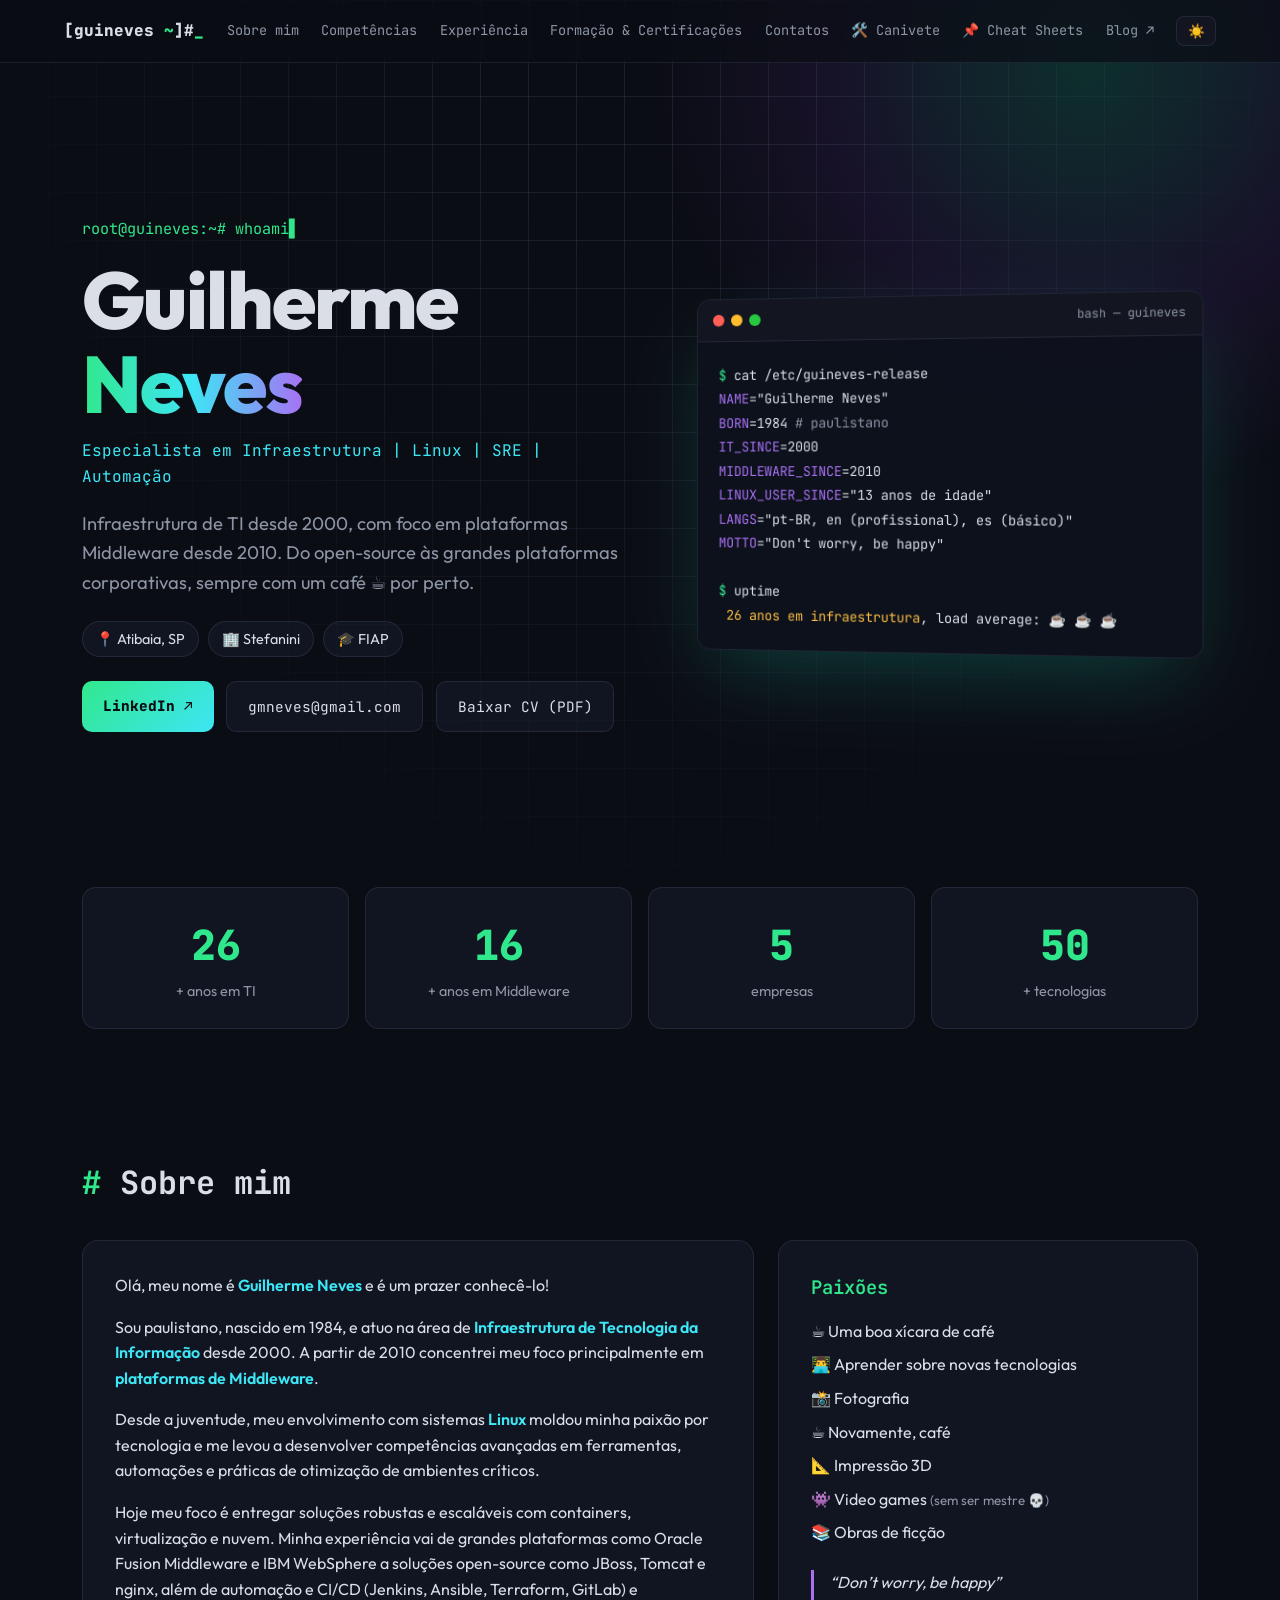
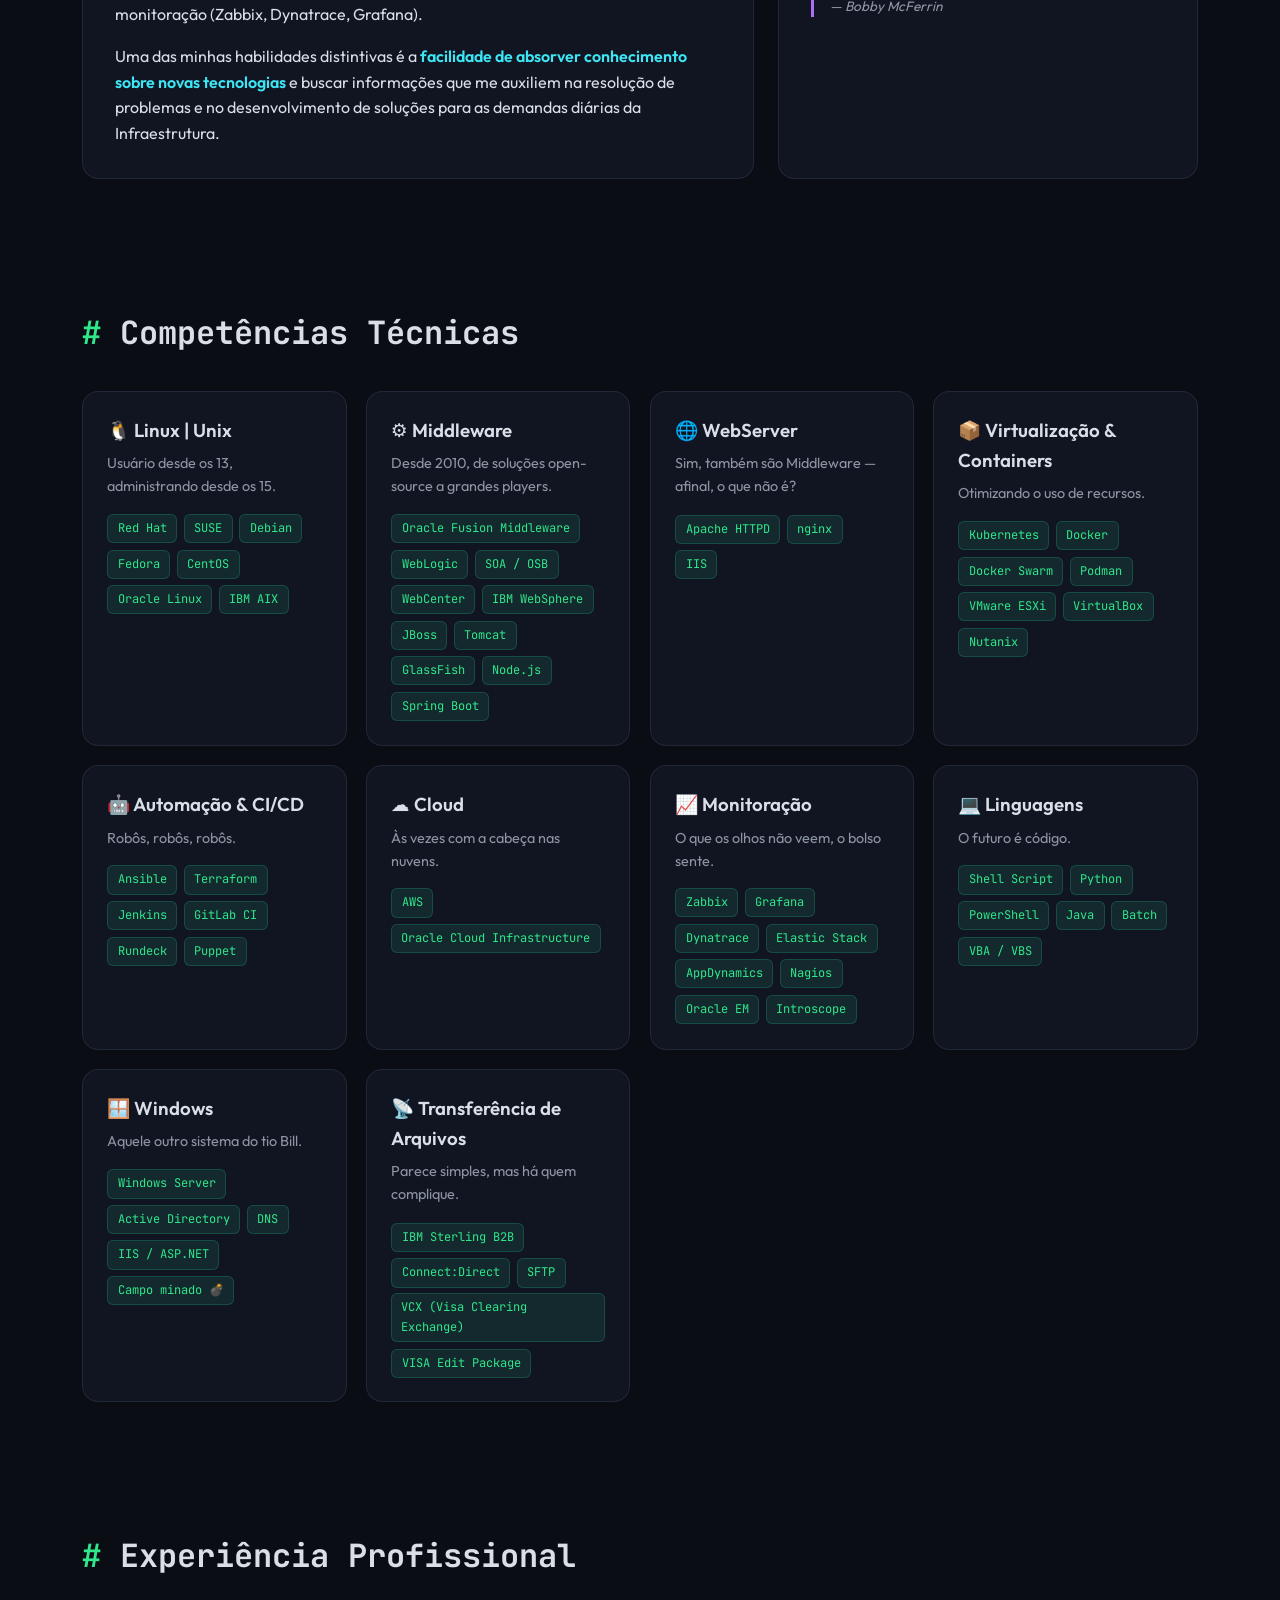
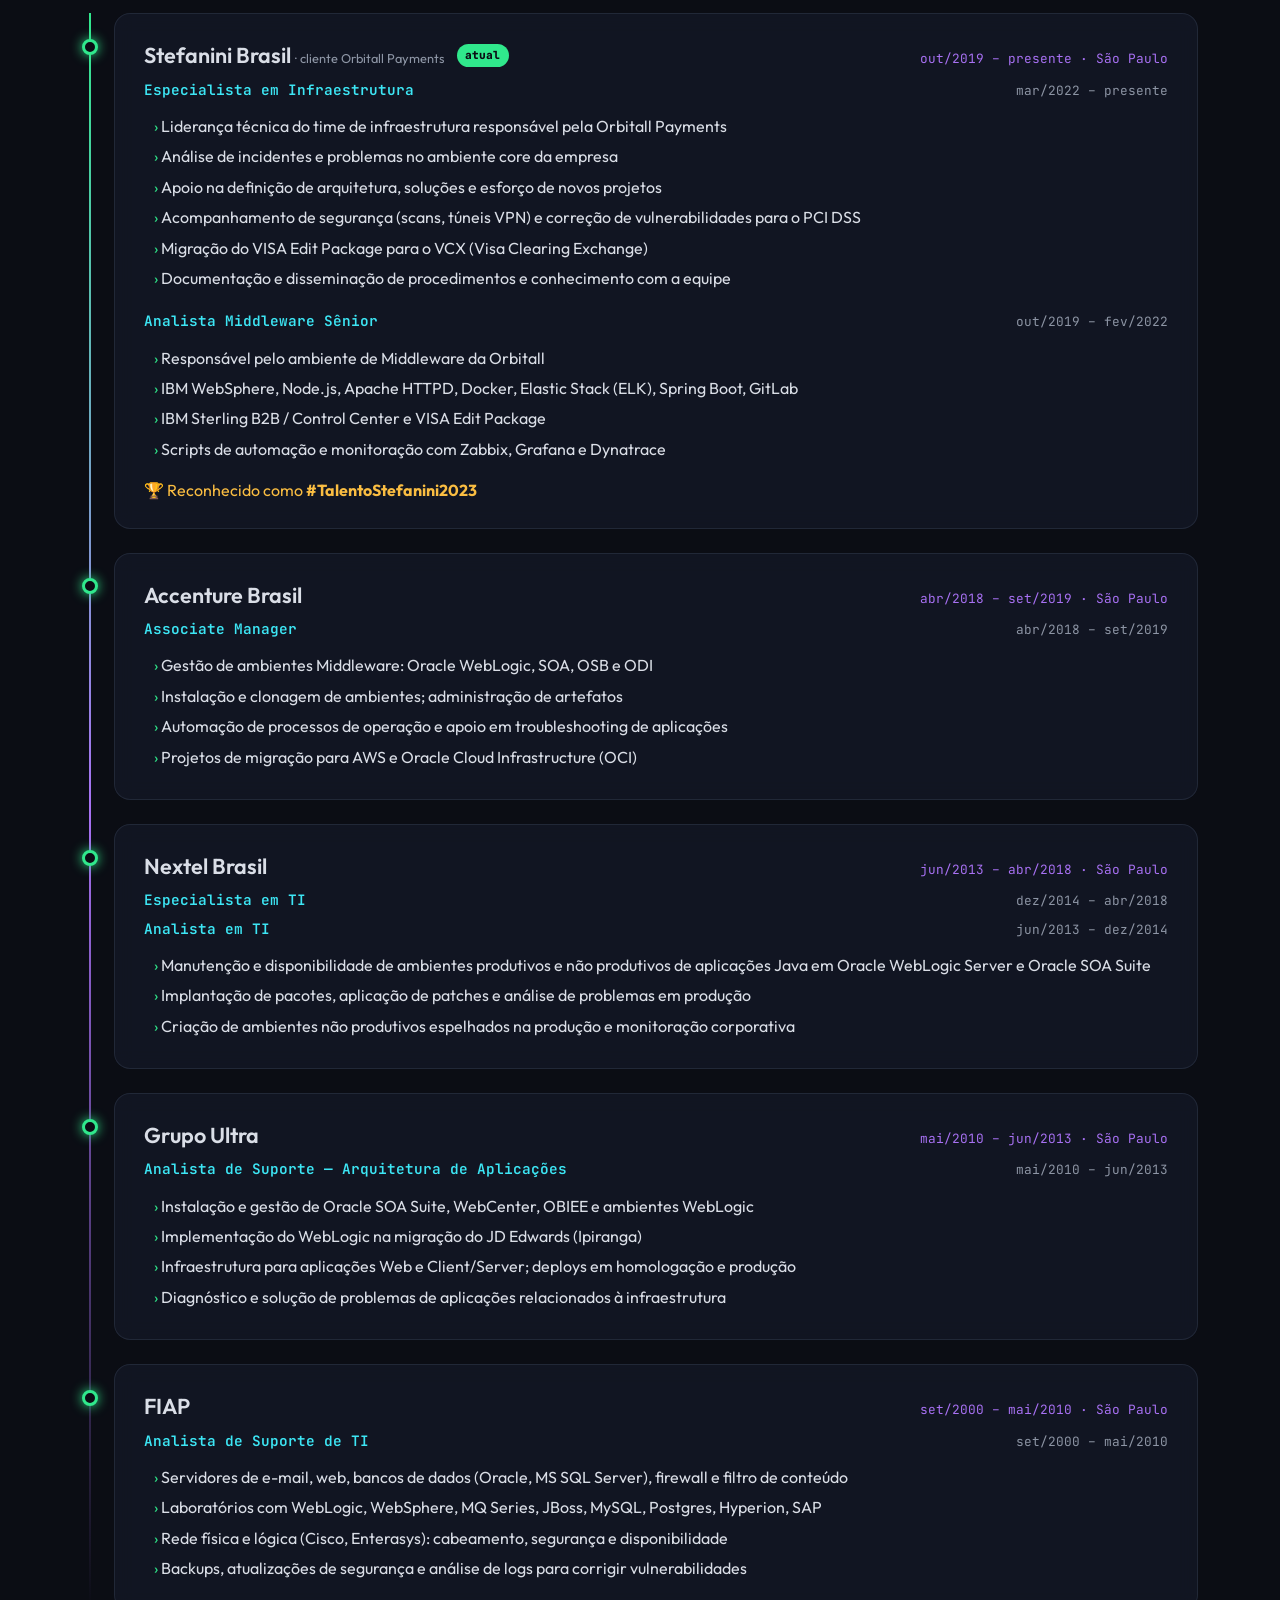
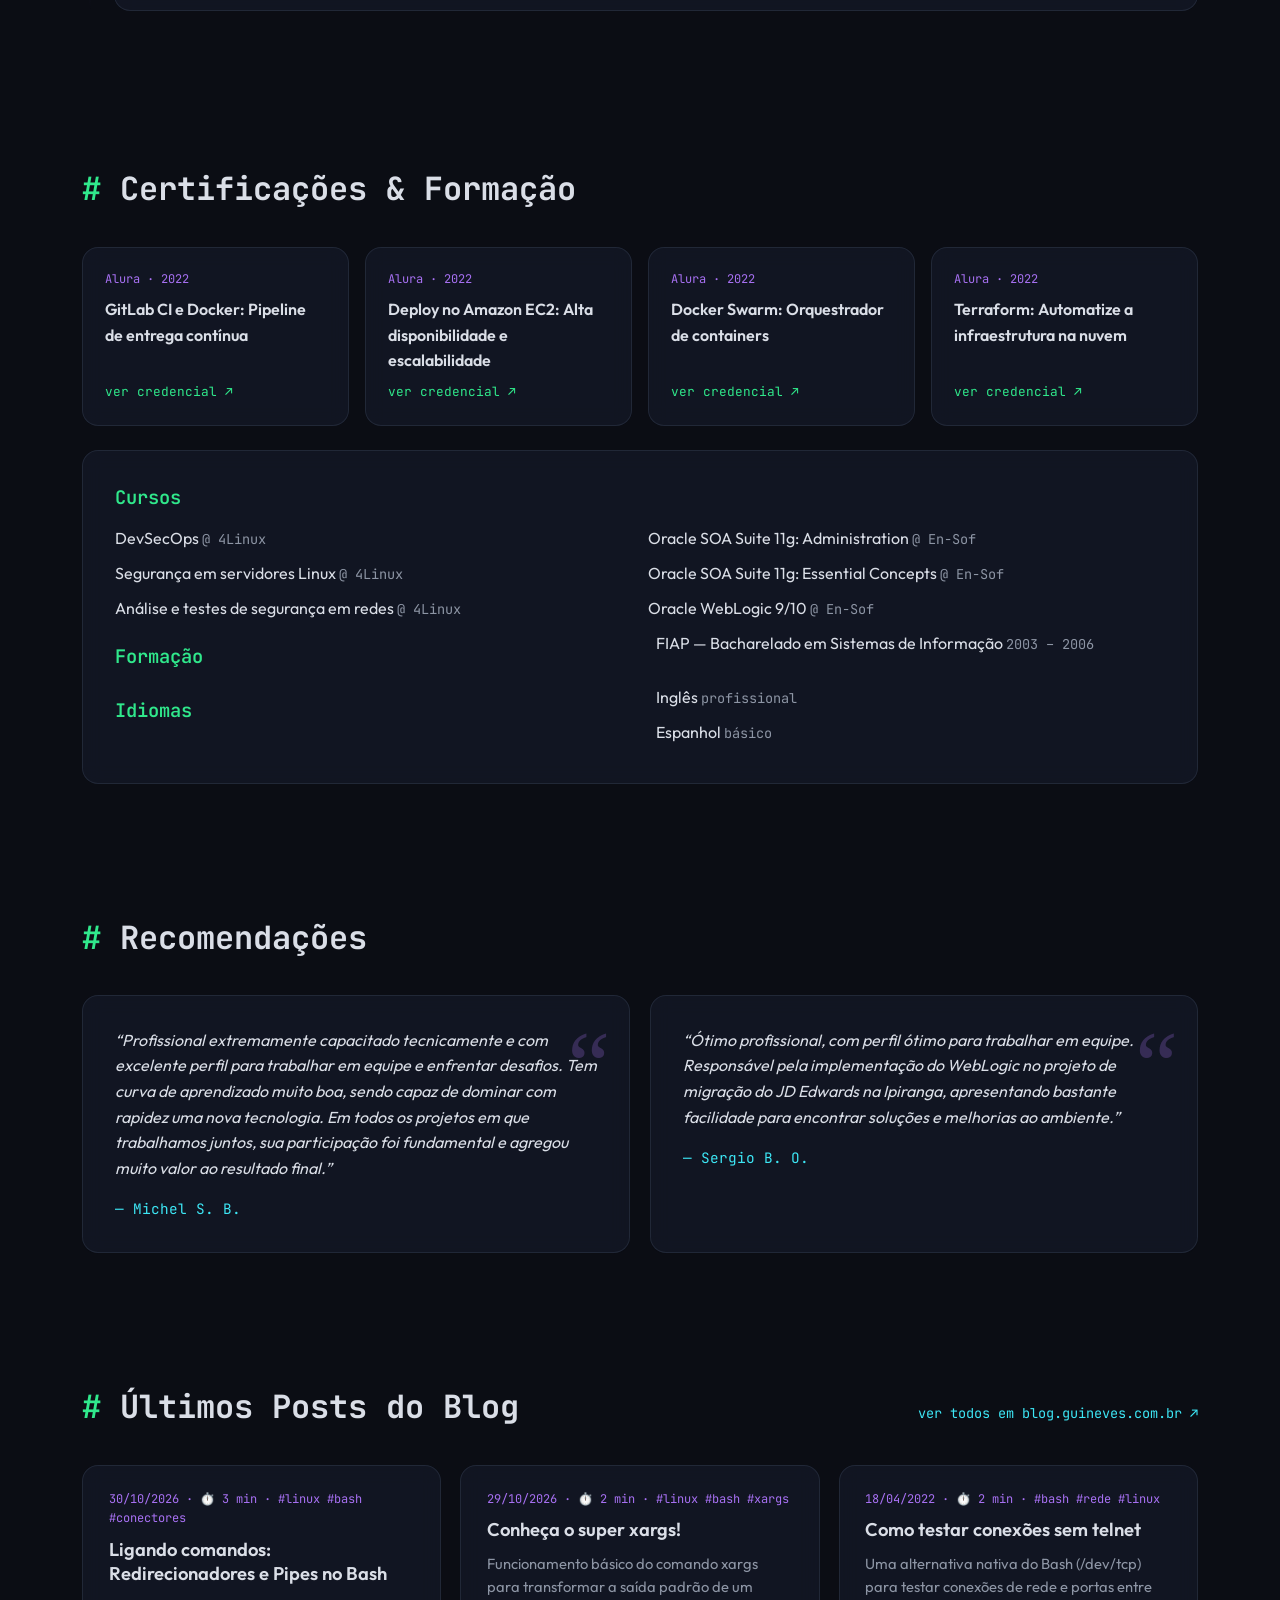
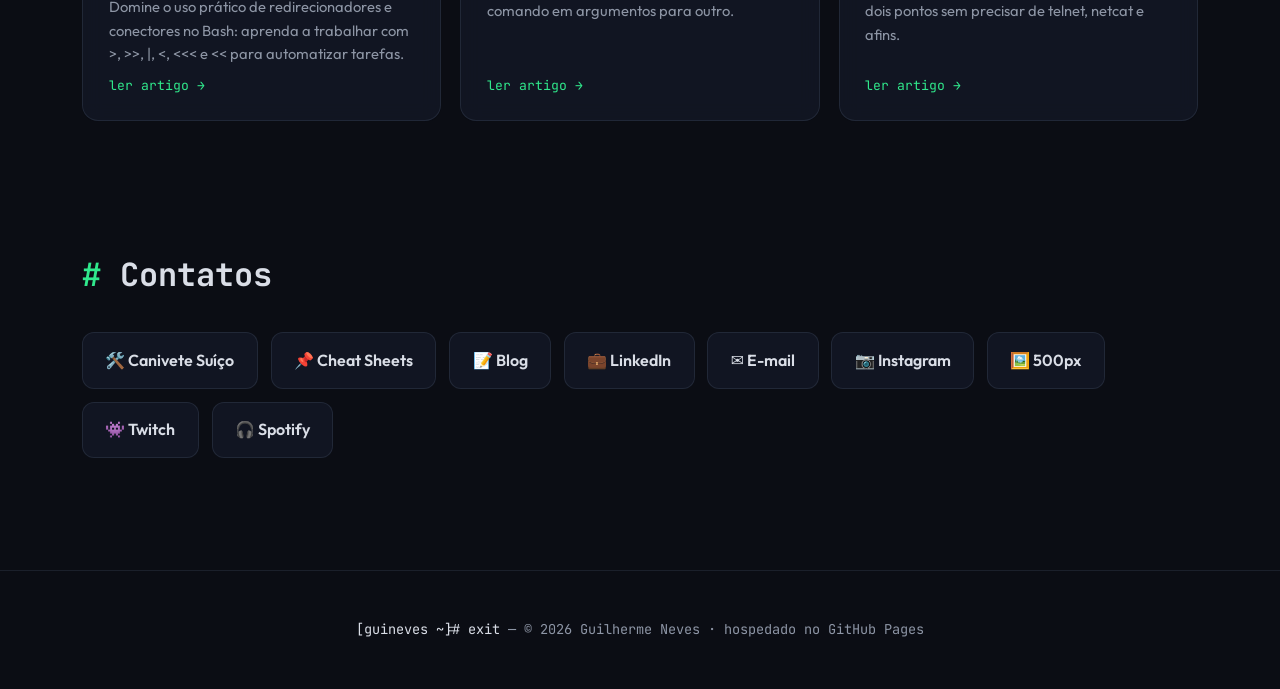
<file: index.html>
<!DOCTYPE html>
<html lang="pt-BR">
<head>
  <meta charset="UTF-8">
  <meta name="viewport" content="width=device-width, initial-scale=1.0">
  <title>Guilherme Neves — Especialista de Infraestrutura & Middleware</title>
  <meta name="description" content="Portfólio e currículo de Guilherme Neves, especialista em Infraestrutura de TI e plataformas Middleware desde 2010. Linux, WebSphere, WebLogic, Kubernetes, automação e observabilidade.">
  <meta property="og:title" content="Guilherme Neves — Infraestrutura & Middleware">
  <meta property="og:description" content="Mais de 20 anos em Infraestrutura de TI, com foco em Middleware, automação e observabilidade.">
  <meta property="og:type" content="profile">
  <meta property="og:url" content="https://guineves.com.br/">
  <meta property="og:image" content="https://guineves.com.br/og-image.png">
  <meta property="og:image:width" content="1200">
  <meta property="og:image:height" content="630">
  <meta name="twitter:card" content="summary_large_image">
  <meta name="twitter:image" content="https://guineves.com.br/og-image.png">
  <meta name="robots" content="index, follow">
  <link rel="canonical" href="https://guineves.com.br/">
  <link rel="alternate" type="application/atom+xml" title="guineves :: blog (RSS/Atom)" href="https://blog.guineves.com.br/feed.xml">
  <script type="application/ld+json">
  {
    "@context": "https://schema.org",
    "@type": "Person",
    "name": "Guilherme Neves",
    "jobTitle": "Especialista em Infraestrutura | Linux | SRE | Automação",
    "url": "https://guineves.com.br/",
    "image": "https://guineves.com.br/og-image.png",
    "email": "mailto:gmneves@gmail.com",
    "address": {
      "@type": "PostalAddress",
      "addressLocality": "Atibaia",
      "addressRegion": "SP",
      "addressCountry": "BR"
    },
    "worksFor": {
      "@type": "Organization",
      "name": "Stefanini Brasil"
    },
    "alumniOf": {
      "@type": "CollegeOrUniversity",
      "name": "FIAP"
    },
    "sameAs": [
      "https://www.linkedin.com/in/guimneves",
      "https://blog.guineves.com.br",
      "https://www.instagram.com/guineves/",
      "https://500px.com/p/gmneves?view=photos",
      "https://www.twitch.tv/guiiiiineves"
    ]
  }
  </script>
  <link rel="icon" href="data:image/svg+xml,<svg xmlns='http://www.w3.org/2000/svg' viewBox='0 0 100 100'><text y='.9em' font-size='90'>🐧</text></svg>">
  <link rel="preconnect" href="https://fonts.googleapis.com">
  <link rel="preconnect" href="https://fonts.gstatic.com" crossorigin>
  <link href="https://fonts.googleapis.com/css2?family=JetBrains+Mono:wght@400;600;800&family=Outfit:wght@300;400;600;800&display=swap" rel="stylesheet">
  <link rel="stylesheet" href="style.css">
  <script>
    (function() {
      function getTheme() {
        const match = document.cookie.match(/(^|;)\s*site_theme=([^;]+)/);
        if (match) return match[2];
        try { return localStorage.getItem('theme'); } catch(e) {}
        return null;
      }
      if (getTheme() === 'light') {
        document.documentElement.setAttribute('data-theme', 'light');
      }
    })();
  </script>
</head>
<body>
  <div class="bg-grid" aria-hidden="true"></div>
  <div class="bg-glow" aria-hidden="true"></div>

  <header class="nav" id="top">
    <a href="#top" class="logo" id="nav-logo">[guineves <span class="accent">~</span>]#<span class="cursor">_</span></a>
    <nav>
      <a href="#whoami" id="nav-whoami">Sobre mim</a>
      <a href="#skills" id="nav-skills">Competências</a>
      <a href="#work" id="nav-work">Experiência</a>
      <a href="#certs" id="nav-certs">Formação &amp; Certificações</a>
      <a href="#contact" id="nav-contact">Contatos</a>
      <a href="/canivete/" id="nav-canivete">🛠️ Canivete</a>
      <a href="/cheatsheets/" id="nav-cheatsheets">📌 Cheat Sheets</a>
      <a href="https://blog.guineves.com.br" id="nav-blog">Blog ↗</a>
      <button type="button" class="theme-toggle" id="theme-btn" aria-label="Alternar tema">
        <span class="theme-icon">☀️</span>
      </button>
    </nav>
  </header>

  <main>
    <!-- HERO -->
    <section class="hero">
      <div class="hero-text reveal">
        <p class="prompt">root@guineves:~# <span id="typed"></span><span class="cursor">▋</span></p>
        <h1>Guilherme <span class="grad">Neves</span></h1>
        <p class="role">Especialista em Infraestrutura | Linux | SRE | Automação</p>
        <p class="lead">Infraestrutura de TI desde 2000, com foco em plataformas Middleware desde 2010. Do open-source às grandes plataformas corporativas, sempre com um café ☕ por perto.</p>
        <div class="hero-meta">
          <span>📍 Atibaia, SP</span>
          <span>🏢 Stefanini</span>
          <span>🎓 FIAP</span>
        </div>
        <p class="print-contacts" aria-hidden="true">Atibaia, SP · gmneves@gmail.com · linkedin.com/in/guimneves · guineves.com.br</p>
        <div class="cta">
          <a class="btn primary" id="cta-linkedin" href="https://www.linkedin.com/in/guimneves" target="_blank" rel="noopener">LinkedIn ↗</a>
          <a class="btn" id="cta-email" href="mailto:gmneves@gmail.com">gmneves@gmail.com</a>
          <button type="button" class="btn" id="cta-print" onclick="window.print()">Baixar CV (PDF)</button>
        </div>
      </div>
      <div class="terminal reveal" aria-label="Resumo em formato de terminal">
        <div class="term-bar"><i></i><i></i><i></i><span>bash — guineves</span></div>
        <pre><span class="c">$</span> cat /etc/guineves-release
<span class="k">NAME</span>="Guilherme Neves"
<span class="k">BORN</span>=1984 <span class="m"># paulistano</span>
<span class="k">IT_SINCE</span>=2000
<span class="k">MIDDLEWARE_SINCE</span>=2010
<span class="k">LINUX_USER_SINCE</span>="13 anos de idade"
<span class="k">LANGS</span>="pt-BR, en (profissional), es (básico)"
<span class="k">MOTTO</span>="Don't worry, be happy"

<span class="c">$</span> uptime
 <span class="s" id="uptime">25+ anos em infraestrutura</span>, load average: ☕ ☕ ☕</pre>
      </div>
    </section>

    <!-- STATS -->
    <section class="stats reveal">
      <div><strong data-count="25">0</strong><span>+ anos em TI</span></div>
      <div><strong data-count="15">0</strong><span>+ anos em Middleware</span></div>
      <div><strong data-count="5">0</strong><span>empresas</span></div>
      <div><strong data-count="50">0</strong><span>+ tecnologias</span></div>
    </section>

    <!-- WHOAMI -->
    <section id="whoami" class="section">
      <h2 class="reveal"><span class="hash">#</span> Sobre mim</h2>
      <div class="about reveal">
        <div class="card glass">
          <p>Olá, meu nome é <strong>Guilherme Neves</strong> e é um prazer conhecê-lo!</p>
          <p>Sou paulistano, nascido em 1984, e atuo na área de <strong>Infraestrutura de Tecnologia da Informação</strong> desde 2000. A partir de 2010 concentrei meu foco principalmente em <strong>plataformas de Middleware</strong>.</p>
          <p>Desde a juventude, meu envolvimento com sistemas <strong>Linux</strong> moldou minha paixão por tecnologia e me levou a desenvolver competências avançadas em ferramentas, automações e práticas de otimização de ambientes críticos.</p>
          <p>Hoje meu foco é entregar soluções robustas e escaláveis com containers, virtualização e nuvem. Minha experiência vai de grandes plataformas como Oracle Fusion Middleware e IBM WebSphere a soluções open-source como JBoss, Tomcat e nginx, além de automação e CI/CD (Jenkins, Ansible, Terraform, GitLab) e monitoração (Zabbix, Dynatrace, Grafana).</p>
          <p>Uma das minhas habilidades distintivas é a <strong>facilidade de absorver conhecimento sobre novas tecnologias</strong> e buscar informações que me auxiliem na resolução de problemas e no desenvolvimento de soluções para as demandas diárias da Infraestrutura.</p>
        </div>
        <div class="card glass passions">
          <h3>Paixões</h3>
          <ul>
            <li>☕ Uma boa xícara de café</li>
            <li>👨‍💻 Aprender sobre novas tecnologias</li>
            <li>📸 Fotografia</li>
            <li>☕ Novamente, café</li>
            <li>📐 Impressão 3D</li>
            <li>👾 Video games <small>(sem ser mestre 💀)</small></li>
            <li>📚 Obras de ficção</li>
          </ul>
          <blockquote>“Don’t worry, be happy” <cite>— Bobby McFerrin</cite></blockquote>
        </div>
      </div>
    </section>

    <!-- SKILLS -->
    <section id="skills" class="section">
      <h2 class="reveal"><span class="hash">#</span> Competências Técnicas</h2>
      <div class="skills">
        <article class="skill glass reveal"><h3><span class="ico">🐧 </span>Linux | Unix</h3><p>Usuário desde os 13, administrando desde os 15.</p><ul><li>Red Hat</li><li>SUSE</li><li>Debian</li><li>Fedora</li><li>CentOS</li><li>Oracle Linux</li><li>IBM AIX</li></ul></article>
        <article class="skill glass reveal"><h3><span class="ico">⚙️ </span>Middleware</h3><p>Desde 2010, de soluções open-source a grandes players.</p><ul><li>Oracle Fusion Middleware</li><li>WebLogic</li><li>SOA / OSB</li><li>WebCenter</li><li>IBM WebSphere</li><li>JBoss</li><li>Tomcat</li><li>GlassFish</li><li>Node.js</li><li>Spring Boot</li></ul></article>
        <article class="skill glass reveal"><h3><span class="ico">🌐 </span>WebServer</h3><p>Sim, também são Middleware — afinal, o que não é?</p><ul><li>Apache HTTPD</li><li>nginx</li><li>IIS</li></ul></article>
        <article class="skill glass reveal"><h3><span class="ico">📦 </span>Virtualização & Containers</h3><p>Otimizando o uso de recursos.</p><ul><li>Kubernetes</li><li>Docker</li><li>Docker Swarm</li><li>Podman</li><li>VMware ESXi</li><li>VirtualBox</li><li>Nutanix</li></ul></article>
        <article class="skill glass reveal"><h3><span class="ico">🤖 </span>Automação & CI/CD</h3><p>Robôs, robôs, robôs.</p><ul><li>Ansible</li><li>Terraform</li><li>Jenkins</li><li>GitLab CI</li><li>Rundeck</li><li>Puppet</li></ul></article>
        <article class="skill glass reveal"><h3><span class="ico">☁️ </span>Cloud</h3><p>Às vezes com a cabeça nas nuvens.</p><ul><li>AWS</li><li>Oracle Cloud Infrastructure</li></ul></article>
        <article class="skill glass reveal"><h3><span class="ico">📈 </span>Monitoração</h3><p>O que os olhos não veem, o bolso sente.</p><ul><li>Zabbix</li><li>Grafana</li><li>Dynatrace</li><li>Elastic Stack</li><li>AppDynamics</li><li>Nagios</li><li>Oracle EM</li><li>Introscope</li></ul></article>
        <article class="skill glass reveal"><h3><span class="ico">💻 </span>Linguagens</h3><p>O futuro é código.</p><ul><li>Shell Script</li><li>Python</li><li>PowerShell</li><li>Java</li><li>Batch</li><li>VBA / VBS</li></ul></article>
        <article class="skill glass reveal"><h3><span class="ico">🪟 </span>Windows</h3><p>Aquele outro sistema do tio Bill.</p><ul><li>Windows Server</li><li>Active Directory</li><li>DNS</li><li>IIS / ASP.NET</li><li class="no-print">Campo minado 💣</li></ul></article>
        <article class="skill glass reveal"><h3><span class="ico">📡 </span>Transferência de Arquivos</h3><p>Parece simples, mas há quem complique.</p><ul><li>IBM Sterling B2B</li><li>Connect:Direct</li><li>SFTP</li><li>VCX (Visa Clearing Exchange)</li><li>VISA Edit Package</li></ul></article>
      </div>
    </section>

    <!-- WORK -->
    <section id="work" class="section">
      <h2 class="reveal"><span class="hash">#</span> Experiência Profissional</h2>
      <ol class="timeline">
        <li class="reveal">
          <div class="dot"></div>
          <div class="job glass">
            <div class="job-top">
              <header><h3>Stefanini Brasil <small>· cliente Orbitall Payments</small></h3><span class="badge now">atual</span></header>
              <p class="period">out/2019 – presente · São Paulo</p>
            </div>
            <p class="title"><strong>Especialista em Infraestrutura</strong> <span>mar/2022 – presente</span></p>
            <ul>
              <li>Liderança técnica do time de infraestrutura responsável pela Orbitall Payments</li>
              <li>Análise de incidentes e problemas no ambiente core da empresa</li>
              <li>Apoio na definição de arquitetura, soluções e esforço de novos projetos</li>
              <li>Acompanhamento de segurança (scans, túneis VPN) e correção de vulnerabilidades para o PCI DSS</li>
              <li>Migração do VISA Edit Package para o VCX (Visa Clearing Exchange)</li>
              <li>Documentação e disseminação de procedimentos e conhecimento com a equipe</li>
            </ul>
            <p class="title"><strong>Analista Middleware Sênior</strong> <span>out/2019 – fev/2022</span></p>
            <ul>
              <li>Responsável pelo ambiente de Middleware da Orbitall</li>
              <li>IBM WebSphere, Node.js, Apache HTTPD, Docker, Elastic Stack (ELK), Spring Boot, GitLab</li>
              <li>IBM Sterling B2B / Control Center e VISA Edit Package</li>
              <li>Scripts de automação e monitoração com Zabbix, Grafana e Dynatrace</li>
            </ul>
            <p class="award"><span class="ico">🏆 </span>Reconhecido como <strong>#TalentoStefanini2023</strong></p>
          </div>
        </li>
        <li class="reveal">
          <div class="dot"></div>
          <div class="job glass">
            <div class="job-top">
              <header><h3>Accenture Brasil</h3></header>
              <p class="period">abr/2018 – set/2019 · São Paulo</p>
            </div>
            <p class="title"><strong>Associate Manager</strong> <span>abr/2018 – set/2019</span></p>
            <ul>
              <li>Gestão de ambientes Middleware: Oracle WebLogic, SOA, OSB e ODI</li>
              <li>Instalação e clonagem de ambientes; administração de artefatos</li>
              <li>Automação de processos de operação e apoio em troubleshooting de aplicações</li>
              <li>Projetos de migração para AWS e Oracle Cloud Infrastructure (OCI)</li>
            </ul>
          </div>
        </li>
        <li class="reveal">
          <div class="dot"></div>
          <div class="job glass">
            <div class="job-top">
              <header><h3>Nextel Brasil</h3></header>
              <p class="period">jun/2013 – abr/2018 · São Paulo</p>
            </div>
            <p class="title"><strong>Especialista em TI</strong> <span>dez/2014 – abr/2018</span></p>
            <p class="title"><strong>Analista em TI</strong> <span>jun/2013 – dez/2014</span></p>
            <ul>
              <li>Manutenção e disponibilidade de ambientes produtivos e não produtivos de aplicações Java em Oracle WebLogic Server e Oracle SOA Suite</li>
              <li>Implantação de pacotes, aplicação de patches e análise de problemas em produção</li>
              <li>Criação de ambientes não produtivos espelhados na produção e monitoração corporativa</li>
            </ul>
          </div>
        </li>
        <li class="reveal">
          <div class="dot"></div>
          <div class="job glass">
            <div class="job-top">
              <header><h3>Grupo Ultra</h3></header>
              <p class="period">mai/2010 – jun/2013 · São Paulo</p>
            </div>
            <p class="title"><strong>Analista de Suporte — Arquitetura de Aplicações</strong> <span>mai/2010 – jun/2013</span></p>
            <ul>
              <li>Instalação e gestão de Oracle SOA Suite, WebCenter, OBIEE e ambientes WebLogic</li>
              <li>Implementação do WebLogic na migração do JD Edwards (Ipiranga)</li>
              <li>Infraestrutura para aplicações Web e Client/Server; deploys em homologação e produção</li>
              <li>Diagnóstico e solução de problemas de aplicações relacionados à infraestrutura</li>
            </ul>
          </div>
        </li>
        <li class="reveal">
          <div class="dot"></div>
          <div class="job glass">
            <div class="job-top">
              <header><h3>FIAP</h3></header>
              <p class="period">set/2000 – mai/2010 · São Paulo</p>
            </div>
            <p class="title"><strong>Analista de Suporte de TI</strong> <span>set/2000 – mai/2010</span></p>
            <ul>
              <li>Servidores de e-mail, web, bancos de dados (Oracle, MS SQL Server), firewall e filtro de conteúdo</li>
              <li>Laboratórios com WebLogic, WebSphere, MQ Series, JBoss, MySQL, Postgres, Hyperion, SAP</li>
              <li>Rede física e lógica (Cisco, Enterasys): cabeamento, segurança e disponibilidade</li>
              <li>Backups, atualizações de segurança e análise de logs para corrigir vulnerabilidades</li>
            </ul>
          </div>
        </li>
      </ol>
    </section>

    <!-- CERTS & EDUCATION -->
    <section id="certs" class="section">
      <h2 class="reveal"><span class="hash">#</span> Certificações &amp; Formação</h2>
      <div class="certs">
        <a class="cert glass reveal" id="cert-gitlab" href="https://cursos.alura.com.br/certificate/245a87ee-1cd7-4f7b-83ac-4683e655eb00" target="_blank" rel="noopener"><span>Alura · 2022</span><h3>GitLab CI e Docker: Pipeline de entrega contínua</h3><em>ver credencial ↗</em></a>
        <a class="cert glass reveal" id="cert-ec2" href="https://cursos.alura.com.br/certificate/8eed94fd-2594-480d-b2b0-43a0ed22705e" target="_blank" rel="noopener"><span>Alura · 2022</span><h3>Deploy no Amazon EC2: Alta disponibilidade e escalabilidade</h3><em>ver credencial ↗</em></a>
        <a class="cert glass reveal" id="cert-swarm" href="https://cursos.alura.com.br/certificate/92d0d25c-92bf-4341-bbdf-61eb7573510d" target="_blank" rel="noopener"><span>Alura · 2022</span><h3>Docker Swarm: Orquestrador de containers</h3><em>ver credencial ↗</em></a>
        <a class="cert glass reveal" id="cert-terraform" href="https://cursos.alura.com.br/certificate/efda7989-e34b-4628-982b-2e6779c48c8e" target="_blank" rel="noopener"><span>Alura · 2022</span><h3>Terraform: Automatize a infraestrutura na nuvem</h3><em>ver credencial ↗</em></a>
      </div>
      <div class="courses glass reveal">
        <h3>Cursos</h3>
        <ul>
          <li>DevSecOps <span>@ 4Linux</span></li>
          <li>Segurança em servidores Linux <span>@ 4Linux</span></li>
          <li>Análise e testes de segurança em redes <span>@ 4Linux</span></li>
          <li>Oracle SOA Suite 11g: Administration <span>@ En-Sof</span></li>
          <li>Oracle SOA Suite 11g: Essential Concepts <span>@ En-Sof</span></li>
          <li>Oracle WebLogic 9/10 <span>@ En-Sof</span></li>
        </ul>
        <h3>Formação</h3>
        <ul><li>FIAP — Bacharelado em Sistemas de Informação <span>2003 – 2006</span></li></ul>
        <h3>Idiomas</h3>
        <ul><li>Inglês <span>profissional</span></li><li>Espanhol <span>básico</span></li></ul>
      </div>
    </section>

    <!-- RECOMMENDATIONS -->
    <section id="recs" class="section">
      <h2 class="reveal"><span class="hash">#</span> Recomendações</h2>
      <div class="recs">
        <figure class="glass reveal">
          <blockquote>“Profissional extremamente capacitado tecnicamente e com excelente perfil para trabalhar em equipe e enfrentar desafios. Tem curva de aprendizado muito boa, sendo capaz de dominar com rapidez uma nova tecnologia. Em todos os projetos em que trabalhamos juntos, sua participação foi fundamental e agregou muito valor ao resultado final.”</blockquote>
          <figcaption>— Michel S. B.</figcaption>
        </figure>
        <figure class="glass reveal">
          <blockquote>“Ótimo profissional, com perfil ótimo para trabalhar em equipe. Responsável pela implementação do WebLogic no projeto de migração do JD Edwards na Ipiranga, apresentando bastante facilidade para encontrar soluções e melhorias ao ambiente.”</blockquote>
          <figcaption>— Sergio B. O.</figcaption>
        </figure>
      </div>
    </section>

    <!-- BLOG POSTS -->
    <section id="blog" class="section">
      <div class="section-head reveal">
        <h2><span class="hash">#</span> Últimos Posts do Blog</h2>
        <a href="https://blog.guineves.com.br" class="more-link">ver todos em blog.guineves.com.br ↗</a>
      </div>
      <div class="blog-grid" id="latest-posts">
        <a class="post-preview glass reveal" href="https://blog.guineves.com.br/ligando-comandos/">
          <span class="post-date">30/10/2026 · ⏱️ 3 min · #linux #bash #conectores</span>
          <h3>Ligando comandos: Redirecionadores e Pipes no Bash</h3>
          <p>Domine o uso prático de redirecionadores e conectores no Bash: aprenda a trabalhar com &gt;, &gt;&gt;, |, &lt;, &lt;&lt;&lt; e &lt;&lt; para automatizar tarefas.</p>
          <em>ler artigo →</em>
        </a>
        <a class="post-preview glass reveal" href="https://blog.guineves.com.br/conheca-o-super-xargs/">
          <span class="post-date">29/10/2026 · ⏱️ 2 min · #linux #bash #xargs</span>
          <h3>Conheça o super xargs!</h3>
          <p>Funcionamento básico do comando xargs para transformar a saída padrão de um comando em argumentos para outro.</p>
          <em>ler artigo →</em>
        </a>
        <a class="post-preview glass reveal" href="https://blog.guineves.com.br/como-testar-conexoes-sem-telnet/">
          <span class="post-date">18/04/2022 · ⏱️ 2 min · #bash #rede #linux</span>
          <h3>Como testar conexões sem telnet</h3>
          <p>Uma alternativa nativa do Bash (/dev/tcp) para testar conexões de rede e portas entre dois pontos sem precisar de telnet, netcat e afins.</p>
          <em>ler artigo →</em>
        </a>
      </div>
    </section>

    <!-- CONTACT -->
    <section id="contact" class="section">
      <h2 class="reveal"><span class="hash">#</span> Contatos</h2>
      <div class="contacts reveal">
        <a id="contact-canivete" href="/canivete/">🛠️ Canivete Suíço</a>
        <a id="contact-cheatsheets" href="/cheatsheets/">📌 Cheat Sheets</a>
        <a id="contact-blog" href="https://blog.guineves.com.br">📝 Blog</a>
        <a id="contact-linkedin" href="https://www.linkedin.com/in/guimneves" target="_blank" rel="noopener">💼 LinkedIn</a>
        <a id="contact-email" href="mailto:gmneves@gmail.com">✉️ E-mail</a>
        <a id="contact-instagram" href="https://www.instagram.com/guineves/" target="_blank" rel="noopener">📷 Instagram</a>
        <a id="contact-500px" href="https://500px.com/p/gmneves?view=photos" target="_blank" rel="noopener">🖼️ 500px</a>
        <a id="contact-twitch" href="https://www.twitch.tv/guiiiiineves" target="_blank" rel="noopener">👾 Twitch</a>
        <a id="contact-spotify" href="https://open.spotify.com/playlist/7sM0lQ7yP690vF8IKozxP3" target="_blank" rel="noopener">🎧 Spotify</a>
      </div>
    </section>
  </main>

  <footer>
    <p>[guineves ~]# exit <span class="m">— © <span id="year"></span> Guilherme Neves · hospedado no GitHub Pages</span></p>
  </footer>

  <script src="script.js"></script>
  <script>window.goatcounter = { path: (p) => location.host + p };</script>
  <script data-goatcounter="https://guineves.goatcounter.com/count" async src="//gc.zgo.at/count.js"></script>
</body>
</html>
</file>
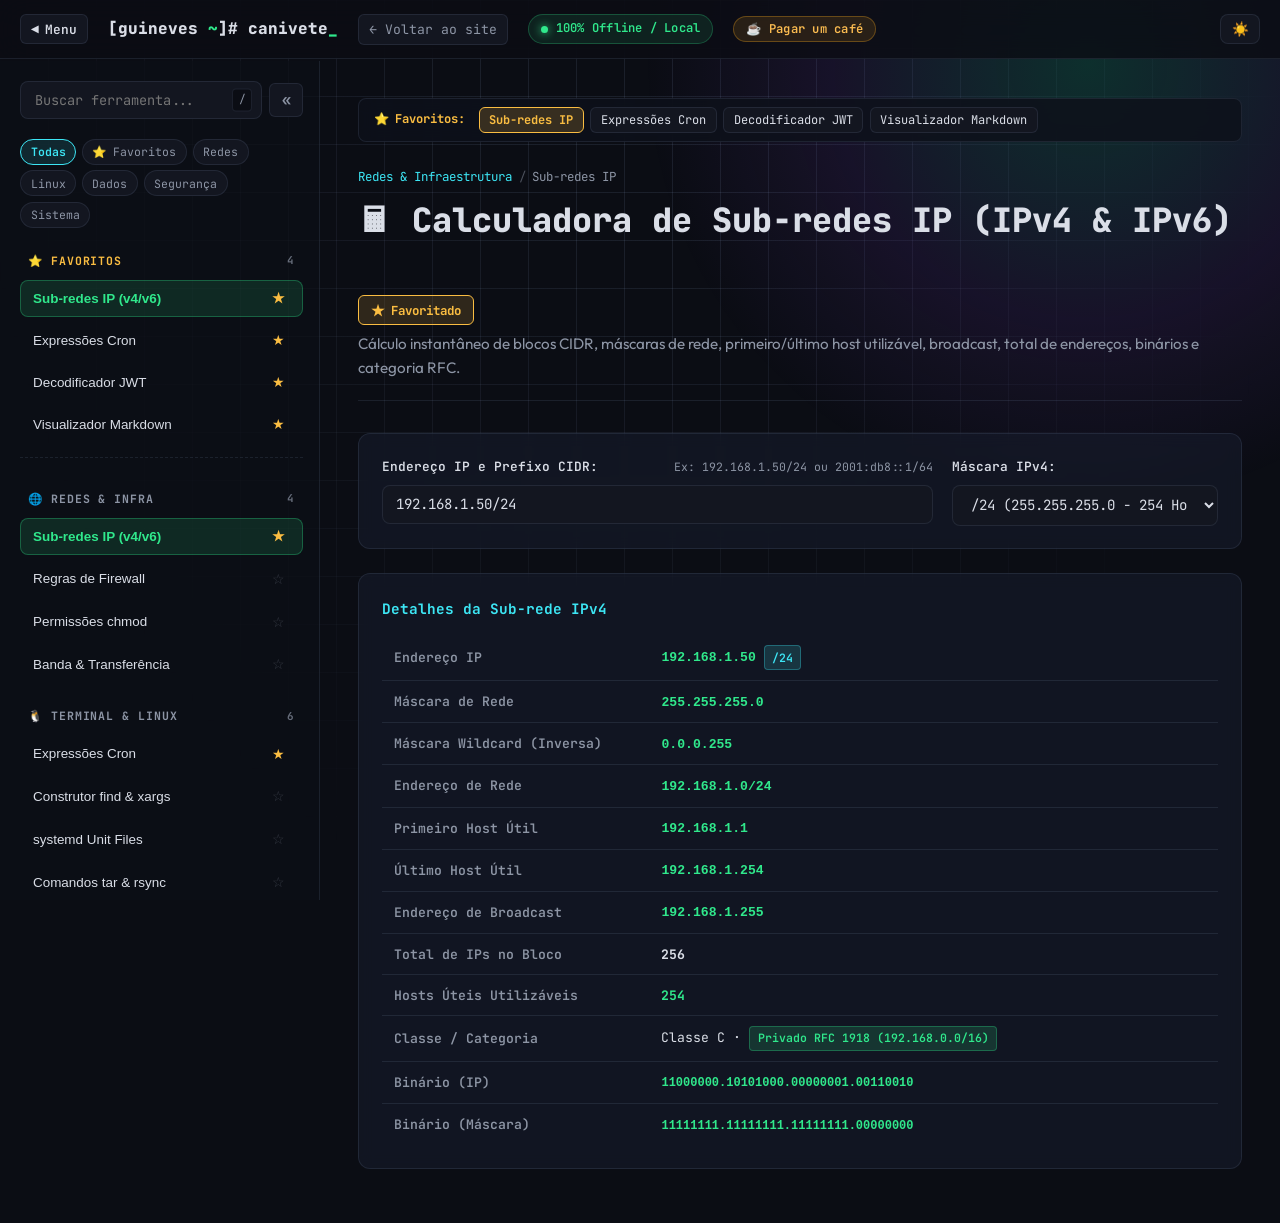
<file: canivete/index.html>
<!DOCTYPE html>
<html lang="pt-BR">
<head>
  <meta charset="UTF-8">
  <meta name="viewport" content="width=device-width, initial-scale=1.0">
  <title>Canivete Suíço Offline — Ferramentas para Infra &amp; Dev · Guilherme Neves</title>
  <meta name="description" content="Canivete Suíço 100% Offline e local para profissionais de Infraestrutura, Linux e Desenvolvimento. Sub-redes IP, Firewall, Chmod, Cron, Regex, JWT, Hashes, Systemd e muito mais.">
  <meta name="robots" content="index, follow">
  <link rel="canonical" href="https://guineves.com.br/canivete/">

  <meta property="og:title" content="Canivete Suíço Offline — Guilherme Neves">
  <meta property="og:description" content="Ferramentas práticas de Infraestrutura, Linux e Redes rodando 100% no seu navegador sem envio de dados para servidores.">
  <meta property="og:type" content="website">
  <meta property="og:url" content="https://guineves.com.br/canivete/">
  <meta property="og:image" content="https://guineves.com.br/og-image.png">

  <!-- Favicon -->
  <link rel="icon" href="data:image/svg+xml,<svg xmlns='http://www.w3.org/2000/svg' viewBox='0 0 100 100'><text y='.9em' font-size='90'>🛠️</text></svg>">

  <!-- Google Fonts -->
  <link rel="preconnect" href="https://fonts.googleapis.com">
  <link rel="preconnect" href="https://fonts.gstatic.com" crossorigin>
  <link href="https://fonts.googleapis.com/css2?family=JetBrains+Mono:wght@400;600;800&family=Outfit:wght@300;400;600;800&display=swap" rel="stylesheet">

  <!-- CSS Principal & Canivete -->
  <link rel="stylesheet" href="../style.css">
  <link rel="stylesheet" href="canivete.css">

  <script>
    (function() {
      function getTheme() {
        const match = document.cookie.match(/(^|;)\s*site_theme=([^;]+)/);
        if (match) return match[2];
        try { return localStorage.getItem('theme'); } catch(e) {}
        return null;
      }
      if (getTheme() === 'light') {
        document.documentElement.setAttribute('data-theme', 'light');
      }
    })();
  </script>
</head>
<body>
  <div class="bg-grid" aria-hidden="true"></div>
  <div class="bg-glow" aria-hidden="true"></div>

  <!-- HEADER -->
  <header class="canivete-header">
    <div class="header-left">
      <button type="button" class="mobile-nav-toggle" id="mobile-nav-toggle" aria-label="Abrir menu de ferramentas">
        ☰ Ferramentas
      </button>
      <button type="button" class="sidebar-toggle-btn" id="sidebar-toggle-btn" title="Recolher / expandir menu lateral (Atalho: Ctrl+B)" aria-label="Recolher ou expandir menu lateral">
        <span class="sidebar-toggle-icon">◀</span>
        <span class="sidebar-toggle-label">Menu</span>
      </button>
      <a href="/" class="logo">[guineves <span class="accent">~</span>]# canivete<span class="cursor">_</span></a>
      <a href="/" class="back-home">← Voltar ao site</a>
      <span class="offline-badge" title="Todas as operações ocorrem exclusivamente no seu navegador local. Zero chamadas de rede ou envio de dados.">
        <span class="pulse-dot"></span> 100% Offline / Local
      </span>
      <button type="button" class="coffee-badge" id="pix-coffee-btn" title="Apoiar o projeto com um café via Pix">
        <span class="coffee-icon">☕</span>
        <span class="coffee-text">Pagar um café</span>
      </button>
    </div>
    <div class="header-right">
      <button type="button" class="theme-toggle" id="theme-btn" aria-label="Alternar tema dia/noite" title="Alternar tema">
        <span class="theme-icon">☀️</span>
      </button>
    </div>
  </header>

  <!-- APP SHELL -->
  <div class="app-container">
    
    <!-- SIDEBAR -->
    <aside class="tools-sidebar" id="tools-sidebar">
      
      <!-- Search Input & Collapse Button -->
      <div class="sidebar-search-row">
        <div class="sidebar-search">
          <input type="search" id="tool-search" placeholder="Buscar ferramenta..." autocomplete="off">
          <span class="kbd-hint">/</span>
        </div>
        <button type="button" class="sidebar-collapse-icon-btn" id="sidebar-collapse-icon-btn" title="Recolher menu lateral (Ctrl+B)" aria-label="Recolher menu lateral">
          «
        </button>
      </div>

      <!-- Category Filter Pills -->
      <div class="category-filters">
        <button type="button" class="cat-pill active" data-cat="all">Todas</button>
        <button type="button" class="cat-pill cat-pill-fav" data-cat="fav">⭐ Favoritos</button>
        <button type="button" class="cat-pill" data-cat="net">Redes</button>
        <button type="button" class="cat-pill" data-cat="linux">Linux</button>
        <button type="button" class="cat-pill" data-cat="data">Dados</button>
        <button type="button" class="cat-pill" data-cat="sec">Segurança</button>
        <button type="button" class="cat-pill" data-cat="sys">Sistema</button>
      </div>

      <!-- Tools Navigation by Group -->
      <nav class="sidebar-groups">

        <!-- Sessão de Favoritos no Topo da Sidebar -->
        <div class="category-group fav-group" id="fav-group" data-cat="fav">
          <div class="category-title">
            <span style="color:var(--amber);">⭐ Favoritos</span>
            <span class="category-count" id="fav-count">0</span>
          </div>
          <div id="fav-list" class="fav-list">
            <!-- Gerado dinamicamente via JS -->
          </div>
        </div>
        
        <!-- Categoria 1: Redes & Infra -->
        <div class="category-group" data-cat="net">
          <div class="category-title">
            <span>🌐 Redes &amp; Infra</span>
            <span class="category-count">4</span>
          </div>
          <button type="button" class="tool-nav-item active" data-tool="subnet" data-cat="net" data-keywords="subnet calculadora subrede ip ipv4 ipv6 cidr mascara broadcast host rede rfc1918">
            <span class="tool-name">Sub-redes IP (v4/v6)</span>
          </button>
          <button type="button" class="tool-nav-item" data-tool="firewall" data-cat="net" data-keywords="firewall iptables nftables firewalld ufw regras portas drop accept reject">
            <span class="tool-name">Regras de Firewall</span>
          </button>
          <button type="button" class="tool-nav-item" data-tool="chmod" data-cat="net" data-keywords="chmod permissoes linux octal simbolico suid sgid sticky bit rwx 755 644">
            <span class="tool-name">Permissões chmod</span>
          </button>
          <button type="button" class="tool-nav-item" data-tool="bandwidth" data-cat="net" data-keywords="banda velocidade download upload transferencia mbps mb/s gb tempo calculo throughput">
            <span class="tool-name">Banda &amp; Transferência</span>
          </button>
        </div>

        <!-- Categoria 2: Terminal & Linux -->
        <div class="category-group" data-cat="linux">
          <div class="category-title">
            <span>🐧 Terminal &amp; Linux</span>
            <span class="category-count">6</span>
          </div>
          <button type="button" class="tool-nav-item" data-tool="cron" data-cat="linux" data-keywords="cron crontab agendamento execucoes tradutor cronjob proximo horario">
            <span class="tool-name">Expressões Cron</span>
          </button>
          <button type="button" class="tool-nav-item" data-tool="find-xargs" data-cat="linux" data-keywords="find xargs busca arquivos comando terminal paralelo bash shell mtime size">
            <span class="tool-name">Construtor find &amp; xargs</span>
          </button>
          <button type="button" class="tool-nav-item" data-tool="systemd" data-cat="linux" data-keywords="systemd unit service timer systemctl daemon servico linux background">
            <span class="tool-name">systemd Unit Files</span>
          </button>
          <button type="button" class="tool-nav-item" data-tool="tar-rsync" data-cat="linux" data-keywords="tar rsync compactar backup sinc ssh gz bz2 xz sincronizar arquivos">
            <span class="tool-name">Comandos tar &amp; rsync</span>
          </button>
          <button type="button" class="tool-nav-item" data-tool="acl" data-cat="linux" data-keywords="acl setfacl getfacl posix permissoes linux heranca default mask mascara rwx usuarios grupos chown chmod estendidas">
            <span class="tool-name">Permissões ACL (setfacl)</span>
          </button>
          <button type="button" class="tool-nav-item" data-tool="webserver" data-cat="linux" data-keywords="webserver nginx apache httpd vhost server block proxy reverse proxy fpm php ssl tls certbot redirect https cors upstream location">
            <span class="tool-name">Nginx &amp; Apache HTTPD</span>
          </button>
        </div>

        <!-- Categoria 3: Dados & Formatação -->
        <div class="category-group" data-cat="data">
          <div class="category-title">
            <span>📄 Dados &amp; Formatação</span>
            <span class="category-count">6</span>
          </div>
          <button type="button" class="tool-nav-item" data-tool="markdown" data-cat="data" data-keywords="markdown md visualizador side-by-side preview editor texto formatacao previewer renderizador tabelas checklist gfm">
            <span class="tool-name">Visualizador Markdown</span>
          </button>
          <button type="button" class="tool-nav-item" data-tool="data-convert" data-cat="data" data-keywords="json yaml toml conversor formatador validador pretty minify sintaxe">
            <span class="tool-name">JSON / YAML / TOML</span>
          </button>
          <button type="button" class="tool-nav-item" data-tool="codec" data-cat="data" data-keywords="base64 url encode decode html entities hex binario codificador decodificador">
            <span class="tool-name">Codificador Multi-formato</span>
          </button>
          <button type="button" class="tool-nav-item" data-tool="regex" data-cat="data" data-keywords="regex expressao regular teste match grupos replace expressao testador">
            <span class="tool-name">Testador de Regex</span>
          </button>
          <button type="button" class="tool-nav-item" data-tool="diff" data-cat="data" data-keywords="diff checker comparador texto comparar diferencas side by side unified diferenca">
            <span class="tool-name">Comparador Diff</span>
          </button>
          <button type="button" class="tool-nav-item" data-tool="grok" data-cat="data" data-keywords="grok elastic logstash vector loki pattern parser regex extrair logs timestamp apache syslog ingest pipeline">
            <span class="tool-name">Testador de Padrões Grok</span>
          </button>
        </div>

        <!-- Categoria 4: Segurança & Criptografia -->
        <div class="category-group" data-cat="sec">
          <div class="category-title">
            <span>🔐 Segurança &amp; Cripto</span>
            <span class="category-count">4</span>
          </div>
          <button type="button" class="tool-nav-item" data-tool="jwt" data-cat="sec" data-keywords="jwt json web token decodificador claims expiracao header payload assinatura">
            <span class="tool-name">Decodificador JWT</span>
          </button>
          <button type="button" class="tool-nav-item" data-tool="hashes" data-cat="sec" data-keywords="hash md5 sha1 sha256 sha512 sha384 checksum integridade comparador">
            <span class="tool-name">Gerador de Hashes</span>
          </button>
          <button type="button" class="tool-nav-item" data-tool="passwords" data-cat="sec" data-keywords="senha password passphrase diceware gerador token uuid chave aleatoria">
            <span class="tool-name">Senhas &amp; Chaves</span>
          </button>
          <button type="button" class="tool-nav-item" data-tool="x509" data-cat="sec" data-keywords="x509 pem certificado ssl tls validade cert issuer subject san expiracao">
            <span class="tool-name">Certificados X.509</span>
          </button>
        </div>

        <!-- Categoria 5: Utilitários de Sistema -->
        <div class="category-group" data-cat="sys">
          <div class="category-title">
            <span>💻 Utilitários de Sistema</span>
            <span class="category-count">2</span>
          </div>
          <button type="button" class="tool-nav-item" data-tool="timestamp" data-cat="sys" data-keywords="timestamp epoch unix time data hora segundos utc conversor horario">
            <span class="tool-name">Timestamp Epoch</span>
          </button>
          <button type="button" class="tool-nav-item" data-tool="bases" data-cat="sys" data-keywords="bases conversor decimal hexadecimal octal binario ascii dados si iec kb mib gb gib">
            <span class="tool-name">Bases &amp; Unidades</span>
          </button>
        </div>

      </nav>
    </aside>

    <!-- MAIN TOOL STAGE -->
    <main class="tool-stage">
      
      <!-- Barra de Favoritos no Topo da Área de Trabalho -->
      <div class="stage-fav-bar" id="stage-fav-bar">
        <div class="stage-fav-header">
          <span class="stage-fav-icon">⭐</span>
          <span class="stage-fav-title">Favoritos:</span>
        </div>
        <div class="stage-fav-chips" id="stage-fav-chips">
          <!-- Gerado dinamicamente via JS -->
        </div>
      </div>
      
      <!-- ============================================================
           TOOL 1: CALCULADORA DE SUB-REDES IP
           ============================================================ -->
      <section class="tool-panel active" id="panel-subnet">
        <div class="tool-header">
          <div class="tool-breadcrumbs"><span class="cat">Redes &amp; Infraestrutura</span><span class="sep">/</span><span>Sub-redes IP</span></div>
          <div class="tool-title-row">
            <h2>🖩 Calculadora de Sub-redes IP (IPv4 &amp; IPv6)</h2>
          </div>
          <p class="tool-desc">Cálculo instantâneo de blocos CIDR, máscaras de rede, primeiro/último host utilizável, broadcast, total de endereços, binários e categoria RFC.</p>
        </div>

        <div class="card-box">
          <div class="form-grid">
            <div class="form-group" style="grid-column: 1 / 3;">
              <label class="form-label" for="subnet-input">
                <span>Endereço IP e Prefixo CIDR:</span>
                <span class="form-hint">Ex: 192.168.1.50/24 ou 2001:db8::1/64</span>
              </label>
              <input type="text" id="subnet-input" class="input-text" value="192.168.1.50/24" spellcheck="false">
            </div>
            <div class="form-group">
              <label class="form-label" for="subnet-mask-select">Máscara IPv4:</label>
              <select id="subnet-mask-select" class="input-select">
                <option value="32">/32 (255.255.255.255 - 1 Host)</option>
                <option value="31">/31 (255.255.255.254 - 2 Hosts P2P)</option>
                <option value="30">/30 (255.255.255.252 - 2 Hosts)</option>
                <option value="29">/29 (255.255.255.248 - 6 Hosts)</option>
                <option value="28">/28 (255.255.255.240 - 14 Hosts)</option>
                <option value="27">/27 (255.255.255.224 - 30 Hosts)</option>
                <option value="26">/26 (255.255.255.192 - 62 Hosts)</option>
                <option value="25">/25 (255.255.255.128 - 126 Hosts)</option>
                <option value="24" selected>/24 (255.255.255.0 - 254 Hosts)</option>
                <option value="23">/23 (255.255.254.0 - 510 Hosts)</option>
                <option value="22">/22 (255.255.252.0 - 1.022 Hosts)</option>
                <option value="21">/21 (255.255.248.0 - 2.046 Hosts)</option>
                <option value="20">/20 (255.255.240.0 - 4.094 Hosts)</option>
                <option value="16">/16 (255.255.0.0 - 65.534 Hosts)</option>
                <option value="8">/8 (255.0.0.0 - 16.777.214 Hosts)</option>
              </select>
            </div>
          </div>
        </div>

        <div id="subnet-v4-card" class="card-box">
          <div class="card-title">Detalhes da Sub-rede IPv4</div>
          <div id="subnet-v4-results"></div>
        </div>

        <div id="subnet-v6-card" class="card-box" style="display:none;">
          <div class="card-title">Detalhes da Sub-rede IPv6</div>
          <div id="subnet-v6-results"></div>
        </div>
      </section>

      <!-- ============================================================
           TOOL 2: GERADOR DE REGRAS DE FIREWALL
           ============================================================ -->
      <section class="tool-panel" id="panel-firewall">
        <div class="tool-header">
          <div class="tool-breadcrumbs"><span class="cat">Redes &amp; Infraestrutura</span><span class="sep">/</span><span>Regras de Firewall</span></div>
          <div class="tool-title-row">
            <h2>🛡️ Gerador de Regras de Firewall</h2>
          </div>
          <p class="tool-desc">Crie regras de firewall simultaneamente para <strong>iptables</strong>, <strong>nftables</strong>, <strong>firewalld</strong> e <strong>ufw</strong>.</p>
        </div>

        <div class="card-box">
          <div class="form-grid">
            <div class="form-group">
              <label class="form-label" for="fw-action">Ação:</label>
              <select id="fw-action" class="input-select">
                <option value="ACCEPT" selected>ACCEPT (Permitir)</option>
                <option value="DROP">DROP (Descartar silenciosamente)</option>
                <option value="REJECT">REJECT (Rejeitar com aviso ICMP)</option>
              </select>
            </div>
            <div class="form-group">
              <label class="form-label" for="fw-chain">Direção (Chain):</label>
              <select id="fw-chain" class="input-select">
                <option value="INPUT" selected>INPUT (Entrada no host)</option>
                <option value="OUTPUT">OUTPUT (Saída do host)</option>
                <option value="FORWARD">FORWARD (Roteamento)</option>
              </select>
            </div>
            <div class="form-group">
              <label class="form-label" for="fw-proto">Protocolo:</label>
              <select id="fw-proto" class="input-select">
                <option value="tcp" selected>TCP</option>
                <option value="udp">UDP</option>
                <option value="icmp">ICMP</option>
                <option value="all">Todos (Any)</option>
              </select>
            </div>
            <div class="form-group">
              <label class="form-label" for="fw-port">Porta(s) de Destino:</label>
              <input type="text" id="fw-port" class="input-text" value="22" placeholder="Ex: 22 ou 80,443 ou 8000:8080">
            </div>
            <div class="form-group">
              <label class="form-label" for="fw-src">IP / Rede de Origem:</label>
              <input type="text" id="fw-src" class="input-text" value="192.168.1.0/24" placeholder="Ex: 192.168.1.0/24 ou any">
            </div>
            <div class="form-group">
              <label class="form-label" for="fw-dst">IP / Rede de Destino (opcional):</label>
              <input type="text" id="fw-dst" class="input-text" value="" placeholder="Ex: 10.0.0.5 ou em branco">
            </div>
            <div class="form-group">
              <label class="form-label" for="fw-iface">Interface de Rede:</label>
              <input type="text" id="fw-iface" class="input-text" value="" placeholder="Ex: eth0, ens192">
            </div>
            <div class="form-group">
              <label class="form-label" for="fw-rate">Rate Limit (opcional):</label>
              <input type="text" id="fw-rate" class="input-text" value="" placeholder="Ex: 10/minute">
            </div>
            <div class="form-group full-width">
              <label class="form-label" for="fw-comment">Comentário descritivo:</label>
              <input type="text" id="fw-comment" class="input-text" value="SSH Admin Local" placeholder="Ex: Liberacao porta HTTP">
            </div>
          </div>
        </div>

        <div class="card-box">
          <div class="tool-subtabs">
            <button type="button" class="subtab-btn active" data-tab="iptables">iptables</button>
            <button type="button" class="subtab-btn" data-tab="nftables">nftables</button>
            <button type="button" class="subtab-btn" data-tab="firewalld">firewall-cmd</button>
            <button type="button" class="subtab-btn" data-tab="ufw">ufw</button>
          </div>

          <div class="subtab-content" data-tab-content="iptables">
            <div class="output-box">
              <div class="output-header">
                <span class="output-title">Sintaxe iptables</span>
                <button type="button" class="copy-btn" data-copy-target="out-fw-iptables">Copiar</button>
              </div>
              <pre class="output-pre" id="out-fw-iptables"></pre>
            </div>
          </div>

          <div class="subtab-content" data-tab-content="nftables" style="display:none;">
            <div class="output-box">
              <div class="output-header">
                <span class="output-title">Sintaxe nftables</span>
                <button type="button" class="copy-btn" data-copy-target="out-fw-nftables">Copiar</button>
              </div>
              <pre class="output-pre" id="out-fw-nftables"></pre>
            </div>
          </div>

          <div class="subtab-content" data-tab-content="firewalld" style="display:none;">
            <div class="output-box">
              <div class="output-header">
                <span class="output-title">Sintaxe firewall-cmd (RHEL / Rocky / Fedora)</span>
                <button type="button" class="copy-btn" data-copy-target="out-fw-firewalld">Copiar</button>
              </div>
              <pre class="output-pre" id="out-fw-firewalld"></pre>
            </div>
          </div>

          <div class="subtab-content" data-tab-content="ufw" style="display:none;">
            <div class="output-box">
              <div class="output-header">
                <span class="output-title">Sintaxe ufw (Ubuntu / Debian)</span>
                <button type="button" class="copy-btn" data-copy-target="out-fw-ufw">Copiar</button>
              </div>
              <pre class="output-pre" id="out-fw-ufw"></pre>
            </div>
          </div>
        </div>
      </section>

      <!-- ============================================================
           TOOL 3: CONVERSOR DE PERMISSÕES LINUX (chmod)
           ============================================================ -->
      <section class="tool-panel" id="panel-chmod">
        <div class="tool-header">
          <div class="tool-breadcrumbs"><span class="cat">Redes &amp; Infraestrutura</span><span class="sep">/</span><span>Permissões chmod</span></div>
          <div class="tool-title-row">
            <h2>🔒 Conversor de Permissões Linux (chmod)</h2>
          </div>
          <p class="tool-desc">Conversão interativa bidirecional entre checkboxes visuais, notação octal (3 e 4 dígitos) e simbólica, incluindo bits especiais (SUID, SGID, Sticky Bit).</p>
        </div>

        <div class="card-box">
          <div class="form-grid">
            <div class="form-group">
              <label class="form-label" for="chmod-octal">Notação Octal:</label>
              <input type="text" id="chmod-octal" class="input-text" value="0755" maxlength="4" style="font-size:1.1rem; font-weight:700;">
            </div>
            <div class="form-group">
              <label class="form-label" for="chmod-symbolic">Notação Simbólica:</label>
              <input type="text" id="chmod-symbolic" class="input-text" value="rwxr-xr-x" maxlength="10" style="font-size:1.1rem; font-weight:700;">
            </div>
          </div>

          <div class="preset-group">
            <span class="preset-label">Atalhos rápidos:</span>
            <button type="button" class="chip-btn" data-chmod-preset="0644">644 (Arquivos web)</button>
            <button type="button" class="chip-btn" data-chmod-preset="0755">755 (Diretórios/Scripts)</button>
            <button type="button" class="chip-btn" data-chmod-preset="0600">600 (Chave SSH privada)</button>
            <button type="button" class="chip-btn" data-chmod-preset="0400">400 (Somente leitura dono)</button>
            <button type="button" class="chip-btn" data-chmod-preset="1777">1777 (/tmp Sticky Bit)</button>
            <button type="button" class="chip-btn" data-chmod-preset="0777">777 (Totalmente público)</button>
          </div>

          <!-- Matriz de Checkboxes -->
          <div class="chmod-matrix">
            <div class="chmod-header">Escopo</div>
            <div class="chmod-header">Ler (r = 4)</div>
            <div class="chmod-header">Gravar (w = 2)</div>
            <div class="chmod-header">Executar (x = 1)</div>

            <div class="chmod-row-label">Usuário / Dono (u)</div>
            <label class="chmod-cell"><input type="checkbox" id="chmod-ur" checked> r</label>
            <label class="chmod-cell"><input type="checkbox" id="chmod-uw" checked> w</label>
            <label class="chmod-cell"><input type="checkbox" id="chmod-ux" checked> x</label>

            <div class="chmod-row-label">Grupo (g)</div>
            <label class="chmod-cell"><input type="checkbox" id="chmod-gr" checked> r</label>
            <label class="chmod-cell"><input type="checkbox" id="chmod-gw"> w</label>
            <label class="chmod-cell"><input type="checkbox" id="chmod-gx" checked> x</label>

            <div class="chmod-row-label">Outros (o)</div>
            <label class="chmod-cell"><input type="checkbox" id="chmod-or" checked> r</label>
            <label class="chmod-cell"><input type="checkbox" id="chmod-ow"> w</label>
            <label class="chmod-cell"><input type="checkbox" id="chmod-ox" checked> x</label>
          </div>

          <div style="margin-top:1.25rem;">
            <div class="form-label" style="margin-bottom:0.4rem;">Bits Especiais (Avançado):</div>
            <div class="checkbox-grid">
              <label class="checkbox-label"><input type="checkbox" id="chmod-suid"> SUID (4000)</label>
              <label class="checkbox-label"><input type="checkbox" id="chmod-sgid"> SGID (2000)</label>
              <label class="checkbox-label"><input type="checkbox" id="chmod-sticky"> Sticky Bit (1000)</label>
            </div>
          </div>
        </div>

        <div class="card-box">
          <div class="card-title">📖 O que essas permissões significam?</div>
          <div id="chmod-explanation" style="line-height:1.7; font-size:0.9rem; margin-bottom:1rem;"></div>
          
          <div class="output-box">
            <div class="output-header">
              <span class="output-title">Comandos chmod sugeridos</span>
              <button type="button" class="copy-btn" data-copy-target="out-chmod-cmd">Copiar</button>
            </div>
            <pre class="output-pre" id="out-chmod-cmd"></pre>
          </div>
        </div>
      </section>

      <!-- ============================================================
           TOOL 4: CALCULADOR DE BANDA E TRANSFERÊNCIA
           ============================================================ -->
      <section class="tool-panel" id="panel-bandwidth">
        <div class="tool-header">
          <div class="tool-breadcrumbs"><span class="cat">Redes &amp; Infraestrutura</span><span class="sep">/</span><span>Banda &amp; Transferência</span></div>
          <div class="tool-title-row">
            <h2>⚡ Calculador de Banda e Transferência</h2>
          </div>
          <p class="tool-desc">Calcule tempo estimado de transferência de arquivos em rede ou volume de dados trafegados considerando perda de overhead de protocolo.</p>
        </div>

        <div class="card-box">
          <div class="form-grid">
            <div class="form-group">
              <label class="form-label" for="bw-size-val">Tamanho do Arquivo / Volume:</label>
              <input type="number" id="bw-size-val" class="input-text" value="50" min="0" step="any">
            </div>
            <div class="form-group">
              <label class="form-label" for="bw-size-unit">Unidade do Arquivo:</label>
              <select id="bw-size-unit" class="input-select">
                <option value="MB">MegaBytes (MB)</option>
                <option value="GB" selected>GigaBytes (GB)</option>
                <option value="TB">TeraBytes (TB)</option>
                <option value="MiB">MebiBytes (MiB)</option>
                <option value="GiB">GibiBytes (GiB)</option>
                <option value="TiB">TebiBytes (TiB)</option>
              </select>
            </div>
            <div class="form-group">
              <label class="form-label" for="bw-speed-val">Velocidade da Conexão / Link:</label>
              <input type="number" id="bw-speed-val" class="input-text" value="300" min="0" step="any">
            </div>
            <div class="form-group">
              <label class="form-label" for="bw-speed-unit">Unidade de Velocidade:</label>
              <select id="bw-speed-unit" class="input-select">
                <option value="Mbps" selected>Megabits/s (Mbps)</option>
                <option value="Gbps">Gigabits/s (Gbps)</option>
                <option value="MBps">MegaBytes/s (MB/s)</option>
                <option value="KBps">KiloBytes/s (KB/s)</option>
              </select>
            </div>
            <div class="form-group full-width">
              <label class="form-label" for="bw-overhead">Overhead de Rede / Perda estimada (%):</label>
              <select id="bw-overhead" class="input-select">
                <option value="0">0% (Teórico / Sem perda)</option>
                <option value="5">5% (Overhead TCP/IP padrão)</option>
                <option value="10" selected>10% (Típico em redes reais)</option>
                <option value="20">20% (Conexões instáveis ou VPN/Wi-Fi)</option>
              </select>
            </div>
          </div>
        </div>

        <div class="card-box">
          <div class="card-title">Resultado do Cálculo</div>
          <div id="bw-time-result"></div>
        </div>
      </section>

      <!-- ============================================================
           TOOL 5: GERADOR E TRADUTOR DE EXPRESSÕES CRON
           ============================================================ -->
      <section class="tool-panel" id="panel-cron">
        <div class="tool-header">
          <div class="tool-breadcrumbs"><span class="cat">Terminal &amp; Linux</span><span class="sep">/</span><span>Expressões Cron</span></div>
          <div class="tool-title-row">
            <h2>⏱️ Gerador e Tradutor de Expressões Cron</h2>
          </div>
          <p class="tool-desc">Construa e traduza expressões de agendamento cron em linguagem natural em português com cálculo em tempo real das próximas execuções.</p>
        </div>

        <div class="card-box">
          <div class="form-group" style="margin-bottom:1.25rem;">
            <label class="form-label" for="cron-input">Expressão Cron (5 campos):</label>
            <input type="text" id="cron-input" class="input-text" value="*/15 8-18 * * 1-5" style="font-size:1.2rem; font-weight:700;">
          </div>

          <div class="preset-group">
            <span class="preset-label">Atalhos rápidos:</span>
            <button type="button" class="chip-btn" data-cron-preset="* * * * *">A cada minuto</button>
            <button type="button" class="chip-btn" data-cron-preset="*/5 * * * *">A cada 5 min</button>
            <button type="button" class="chip-btn" data-cron-preset="0 * * * *">A cada hora</button>
            <button type="button" class="chip-btn" data-cron-preset="0 0 * * *">Todo dia à meia-noite</button>
            <button type="button" class="chip-btn" data-cron-preset="0 9 * * 1-5">Dias úteis às 9h</button>
            <button type="button" class="chip-btn" data-cron-preset="0 3 * * 0">Domingos às 3h</button>
            <button type="button" class="chip-btn" data-cron-preset="0 0 1 * *">1º dia do mês</button>
          </div>

          <div class="form-grid" style="margin-top:1.25rem;">
            <div class="form-group">
              <label class="form-label" for="cron-f-min">Minuto (0-59):</label>
              <input type="text" id="cron-f-min" class="input-text" value="*/15">
            </div>
            <div class="form-group">
              <label class="form-label" for="cron-f-hour">Hora (0-23):</label>
              <input type="text" id="cron-f-hour" class="input-text" value="8-18">
            </div>
            <div class="form-group">
              <label class="form-label" for="cron-f-dom">Dia do Mês (1-31):</label>
              <input type="text" id="cron-f-dom" class="input-text" value="*">
            </div>
            <div class="form-group">
              <label class="form-label" for="cron-f-month">Mês (1-12):</label>
              <input type="text" id="cron-f-month" class="input-text" value="*">
            </div>
            <div class="form-group">
              <label class="form-label" for="cron-f-dow">Dia da Semana (0-6):</label>
              <input type="text" id="cron-f-dow" class="input-text" value="1-5">
            </div>
          </div>
        </div>

        <div class="card-box">
          <div id="cron-translation" style="font-size:1.05rem; line-height:1.6; margin-bottom:1.25rem;"></div>

          <div class="card-title">📅 Próximas 5 Execuções Previstas (Horário Local)</div>
          <div id="cron-next-runs"></div>
        </div>
      </section>

      <!-- ============================================================
           TOOL 6: CONSTRUTOR DE FIND E XARGS
           ============================================================ -->
      <section class="tool-panel" id="panel-find-xargs">
        <div class="tool-header">
          <div class="tool-breadcrumbs"><span class="cat">Terminal &amp; Linux</span><span class="sep">/</span><span>find &amp; xargs</span></div>
          <div class="tool-title-row">
            <h2>🔍 Construtor Interativo de find e xargs</h2>
          </div>
          <p class="tool-desc">Gere comandos de busca robustos com proteção contra nomes com espaços (<code>-print0 | xargs -0</code>) e execução paralela.</p>
        </div>

        <div class="card-box">
          <div class="preset-group" style="margin-bottom:1.25rem;">
            <span class="preset-label">Casos comuns de uso:</span>
            <button type="button" class="chip-btn" data-find-preset="old-logs">Apagar logs &gt; 30 dias</button>
            <button type="button" class="chip-btn" data-find-preset="find-777">Localizar arquivos 777</button>
            <button type="button" class="chip-btn" data-find-preset="grep-code">Grep em código com xargs</button>
          </div>

          <div class="form-grid">
            <div class="form-group">
              <label class="form-label" for="find-path">Diretório Inicial:</label>
              <input type="text" id="find-path" class="input-text" value="/var/log">
            </div>
            <div class="form-group">
              <label class="form-label" for="find-type">Tipo de Objeto:</label>
              <select id="find-type" class="input-select">
                <option value="f" selected>Arquivo regular (-type f)</option>
                <option value="d">Diretório (-type d)</option>
                <option value="l">Link simbólico (-type l)</option>
                <option value="">Qualquer</option>
              </select>
            </div>
            <div class="form-group">
              <label class="form-label" for="find-name">Padrão de Nome (-name):</label>
              <input type="text" id="find-name" class="input-text" value="*.log" placeholder="Ex: *.log ou *.bak">
            </div>
            <div class="form-group">
              <label class="form-label" for="find-time">Modificação há mais de X dias (-mtime):</label>
              <input type="text" id="find-time" class="input-text" value="+30" placeholder="Ex: +30 (antigo), -7 (recente)">
            </div>
            <div class="form-group">
              <label class="form-label" for="find-size">Tamanho (-size):</label>
              <input type="text" id="find-size" class="input-text" value="" placeholder="Ex: +100M ou -10k">
            </div>
            <div class="form-group">
              <label class="form-label" for="find-perm">Permissões (-perm):</label>
              <input type="text" id="find-perm" class="input-text" value="" placeholder="Ex: 777">
            </div>
            <div class="form-group">
              <label class="form-label" for="find-maxdepth">Profundidade Máxima:</label>
              <input type="number" id="find-maxdepth" class="input-text" value="" placeholder="Ex: 2 ou em branco">
            </div>
            <div class="form-group">
              <label class="form-label" for="find-action">Ação Direta do find (se sem xargs):</label>
              <select id="find-action" class="input-select">
                <option value="">Apenas listar caminhos</option>
                <option value="-ls">Listagem detalhada (-ls)</option>
                <option value="-delete">Apagar nativo (-delete)</option>
              </select>
            </div>
          </div>

          <div style="margin-top:1.25rem; padding-top:1.25rem; border-top:1px solid var(--border);">
            <label class="checkbox-label" style="font-weight:700; color:var(--cyan); margin-bottom:0.75rem;">
              <input type="checkbox" id="find-use-xargs" checked> Canalizar para xargs (Pipeline seguro)
            </label>

            <div class="form-grid" style="margin-top:0.75rem;">
              <div class="form-group">
                <label class="form-label" for="xargs-cmd">Comando a Executar no xargs:</label>
                <input type="text" id="xargs-cmd" class="input-text" value="rm -f" placeholder="Ex: rm -f ou grep -in 'erro'">
              </div>
              <div class="form-group">
                <label class="form-label" for="xargs-parallel">Paralelismo (-P):</label>
                <select id="xargs-parallel" class="input-select">
                  <option value="1" selected>1 (Sequencial)</option>
                  <option value="2">2 processos</option>
                  <option value="4">4 processos</option>
                  <option value="8">8 processos</option>
                </select>
              </div>
            </div>
          </div>
        </div>

        <div class="output-box">
          <div class="output-header">
            <span class="output-title">Comando Shell Pronto</span>
            <button type="button" class="copy-btn" data-copy-target="out-find-cmd">Copiar</button>
          </div>
          <pre class="output-pre" id="out-find-cmd"></pre>
        </div>
      </section>

      <!-- ============================================================
           TOOL 7: GERADOR DE SYSTEMD UNIT FILES
           ============================================================ -->
      <section class="tool-panel" id="panel-systemd">
        <div class="tool-header">
          <div class="tool-breadcrumbs"><span class="cat">Terminal &amp; Linux</span><span class="sep">/</span><span>systemd Unit Files</span></div>
          <div class="tool-title-row">
            <h2>⚙️ Gerador de systemd Unit Files (.service e .timer)</h2>
          </div>
          <p class="tool-desc">Crie arquivos de serviço e timer de systemd modernos com boas práticas de segurança (hardening) e comandos de inicialização.</p>
        </div>

        <div class="card-box">
          <div class="form-grid">
            <div class="form-group">
              <label class="form-label" for="sys-unit-name">Nome do Serviço:</label>
              <input type="text" id="sys-unit-name" class="input-text" value="meu-app">
            </div>
            <div class="form-group">
              <label class="form-label" for="sys-desc">Descrição:</label>
              <input type="text" id="sys-desc" class="input-text" value="API Backend em Produção">
            </div>
            <div class="form-group">
              <label class="form-label" for="sys-user">Usuário de Execução:</label>
              <input type="text" id="sys-user" class="input-text" value="www-data">
            </div>
            <div class="form-group">
              <label class="form-label" for="sys-group">Grupo:</label>
              <input type="text" id="sys-group" class="input-text" value="www-data">
            </div>
            <div class="form-group">
              <label class="form-label" for="sys-workdir">Diretório de Trabalho:</label>
              <input type="text" id="sys-workdir" class="input-text" value="/opt/meu-app">
            </div>
            <div class="form-group">
              <label class="form-label" for="sys-execstart">Comando de Início (ExecStart):</label>
              <input type="text" id="sys-execstart" class="input-text" value="/usr/bin/node /opt/meu-app/server.js">
            </div>
            <div class="form-group">
              <label class="form-label" for="sys-type">Tipo de Serviço:</label>
              <select id="sys-type" class="input-select">
                <option value="simple" selected>simple</option>
                <option value="exec">exec</option>
                <option value="forking">forking</option>
                <option value="oneshot">oneshot</option>
              </select>
            </div>
            <div class="form-group">
              <label class="form-label" for="sys-restart">Política de Reinício:</label>
              <select id="sys-restart" class="input-select">
                <option value="always" selected>always (Sempre reiniciar)</option>
                <option value="on-failure">on-failure (Reiniciar se falhar)</option>
                <option value="no">no (Não reiniciar)</option>
              </select>
            </div>
            <div class="form-group full-width">
              <label class="form-label" for="sys-calendar">Agendamento do Timer (OnCalendar):</label>
              <input type="text" id="sys-calendar" class="input-text" value="*-*-* 03:00:00" placeholder="Ex: daily ou *-*-* 03:00:00">
            </div>
            <div class="form-group full-width">
              <label class="checkbox-label" style="font-weight:700; color:var(--green);">
                <input type="checkbox" id="sys-harden" checked> Ativar Hardening de Segurança (NoNewPrivileges, ProtectSystem, PrivateTmp)
              </label>
            </div>
          </div>
        </div>

        <div class="card-box">
          <div class="tool-subtabs">
            <button type="button" class="subtab-btn active" data-tab="sys-srv">.service</button>
            <button type="button" class="subtab-btn" data-tab="sys-tmr">.timer</button>
            <button type="button" class="subtab-btn" data-tab="sys-cmd">Comandos de Ativação</button>
          </div>

          <div class="subtab-content" data-tab-content="sys-srv">
            <div class="output-box">
              <div class="output-header">
                <span class="output-title">Arquivo /etc/systemd/system/meu-app.service</span>
                <button type="button" class="copy-btn" data-copy-target="out-sys-service">Copiar</button>
              </div>
              <pre class="output-pre" id="out-sys-service"></pre>
            </div>
          </div>

          <div class="subtab-content" data-tab-content="sys-tmr" style="display:none;">
            <div class="output-box">
              <div class="output-header">
                <span class="output-title">Arquivo /etc/systemd/system/meu-app.timer</span>
                <button type="button" class="copy-btn" data-copy-target="out-sys-timer">Copiar</button>
              </div>
              <pre class="output-pre" id="out-sys-timer"></pre>
            </div>
          </div>

          <div class="subtab-content" data-tab-content="sys-cmd" style="display:none;">
            <div class="output-box">
              <div class="output-header">
                <span class="output-title">Comandos Shell</span>
                <button type="button" class="copy-btn" data-copy-target="out-sys-commands">Copiar</button>
              </div>
              <pre class="output-pre" id="out-sys-commands"></pre>
            </div>
          </div>
        </div>
      </section>

      <!-- ============================================================
           TOOL 8: CONSTRUTOR DE COMANDO TAR E RSYNC
           ============================================================ -->
      <section class="tool-panel" id="panel-tar-rsync">
        <div class="tool-header">
          <div class="tool-breadcrumbs"><span class="cat">Terminal &amp; Linux</span><span class="sep">/</span><span>tar &amp; rsync</span></div>
          <div class="tool-title-row">
            <h2>📦 Construtor de Comandos tar e rsync</h2>
          </div>
          <p class="tool-desc">Monte comandos exatos de arquivamento, compressão e sincronização remota com segurança e alta performance.</p>
        </div>

        <div class="card-box">
          <div class="tool-subtabs">
            <button type="button" class="subtab-btn active" data-tab="tool-tar">tar (Arquivamento)</button>
            <button type="button" class="subtab-btn" data-tab="tool-rsync">rsync (Sincronização)</button>
          </div>

          <!-- SUBTAB TAR -->
          <div class="subtab-content" data-tab-content="tool-tar">
            <div class="form-grid">
              <div class="form-group">
                <label class="form-label" for="tar-action">Operação:</label>
                <select id="tar-action" class="input-select">
                  <option value="c" selected>Criar arquivo (-c)</option>
                  <option value="x">Extrair arquivo (-x)</option>
                  <option value="t">Listar conteúdo (-t)</option>
                </select>
              </div>
              <div class="form-group">
                <label class="form-label" for="tar-compress">Compressão:</label>
                <select id="tar-compress" class="input-select">
                  <option value="z" selected>gzip (.tar.gz / -z)</option>
                  <option value="j">bzip2 (.tar.bz2 / -j)</option>
                  <option value="J">xz (.tar.xz / -J)</option>
                  <option value="zst">zstd (.tar.zst / --zstd)</option>
                  <option value="none">Sem compressão (.tar)</option>
                </select>
              </div>
              <div class="form-group">
                <label class="form-label" for="tar-file">Nome do Arquivo .tar:</label>
                <input type="text" id="tar-file" class="input-text" value="backup_site.tar.gz">
              </div>
              <div class="form-group">
                <label class="form-label" for="tar-sources">Arquivos / Diretórios de Origem:</label>
                <input type="text" id="tar-sources" class="input-text" value="/var/www/html /etc/nginx">
              </div>
              <div class="form-group">
                <label class="form-label" for="tar-exclude">Padrão para Excluir (--exclude):</label>
                <input type="text" id="tar-exclude" class="input-text" value="*.log" placeholder="Ex: .git ou *.tmp">
              </div>
              <div class="form-group">
                <label class="checkbox-label" style="margin-top:1.5rem;">
                  <input type="checkbox" id="tar-verbose" checked> Modo detalhado / Verboso (-v)
                </label>
              </div>
            </div>

            <div class="output-box">
              <div class="output-header">
                <span class="output-title">Comando tar Gerado</span>
                <button type="button" class="copy-btn" data-copy-target="out-tar-cmd">Copiar</button>
              </div>
              <pre class="output-pre" id="out-tar-cmd"></pre>
            </div>
          </div>

          <!-- SUBTAB RSYNC -->
          <div class="subtab-content" data-tab-content="tool-rsync" style="display:none;">
            <div class="form-grid">
              <div class="form-group">
                <label class="form-label" for="rsync-src">Origem (Source):</label>
                <input type="text" id="rsync-src" class="input-text" value="/var/dados/">
              </div>
              <div class="form-group">
                <label class="form-label" for="rsync-dst">Destino (Target):</label>
                <input type="text" id="rsync-dst" class="input-text" value="admin@backup-srv:/storage/backup/">
              </div>
              <div class="form-group">
                <label class="form-label" for="rsync-port">Porta SSH (se não-padrão):</label>
                <input type="text" id="rsync-port" class="input-text" value="" placeholder="Ex: 2222 ou em branco">
              </div>
              <div class="form-group">
                <label class="form-label" for="rsync-bwlimit">Limite de Banda (KB/s):</label>
                <input type="text" id="rsync-bwlimit" class="input-text" value="" placeholder="Ex: 5000">
              </div>
              <div class="form-group full-width">
                <div class="checkbox-grid">
                  <label class="checkbox-label"><input type="checkbox" id="rsync-progress" checked> Exibir progresso (-P)</label>
                  <label class="checkbox-label"><input type="checkbox" id="rsync-delete"> Deletar arquivos órfãos no destino (--delete)</label>
                  <label class="checkbox-label"><input type="checkbox" id="rsync-dryrun"> Modo Simulação / Teste (--dry-run)</label>
                </div>
              </div>
            </div>

            <div class="output-box">
              <div class="output-header">
                <span class="output-title">Comando rsync Gerado</span>
                <button type="button" class="copy-btn" data-copy-target="out-rsync-cmd">Copiar</button>
              </div>
              <pre class="output-pre" id="out-rsync-cmd"></pre>
            </div>
          </div>

        </div>
      </section>

      <!-- ============================================================
           TOOL: GERADOR E CALCULADOR DE ACLs (SETFACL / GETFACL)
           ============================================================ -->
      <section class="tool-panel" id="panel-acl">
        <div class="tool-header">
          <div class="tool-breadcrumbs"><span class="cat">Terminal &amp; Linux</span><span class="sep">/</span><span>Permissões ACL (setfacl)</span></div>
          <div class="tool-title-row">
            <h2>🛡️ Construtor &amp; Calculador de ACLs Linux (setfacl / getfacl)</h2>
          </div>
          <p class="tool-desc">Gerencie permissões estendidas POSIX, calcule o impacto da máscara efetiva, configure herança padrão em diretórios e analise dumps do getfacl.</p>
        </div>

        <!-- Presets Bar -->
        <div class="card-box" style="padding:0.75rem 1rem; margin-bottom:1rem;">
          <div style="display:flex; align-items:center; justify-content:space-between; flex-wrap:wrap; gap:0.5rem;">
            <span style="font-family:var(--mono); font-size:0.75rem; color:var(--muted); font-weight:700; text-transform:uppercase;">⚡ Presets Rápidos:</span>
            <div style="display:flex; gap:0.4rem; flex-wrap:wrap;">
              <button type="button" class="chip-btn acl-preset-btn" data-preset="devs">👥 Grupo Devs (rwx)</button>
              <button type="button" class="chip-btn acl-preset-btn" data-preset="web">🌐 Web / Nginx + Deploy</button>
              <button type="button" class="chip-btn acl-preset-btn" data-preset="audit">👁️ Auditoria (Leitura r-x)</button>
              <button type="button" class="chip-btn acl-preset-btn" data-preset="clean">🧹 Limpar ACLs (-b)</button>
            </div>
          </div>
        </div>

        <!-- Tool Subtabs -->
        <div class="card-box">
          <div class="tool-subtabs">
            <button type="button" class="subtab-btn active" data-tab="acl-builder">🛠️ Construtor Visual (setfacl)</button>
            <button type="button" class="subtab-btn" data-tab="acl-analyzer">📋 Analisador &amp; Simulador (getfacl)</button>
          </div>

          <!-- SUBTAB 1: BUILDER -->
          <div class="subtab-content" data-tab-content="acl-builder">
            <div class="form-grid" style="margin-bottom:1.25rem;">
              <div class="form-group" style="grid-column: span 2;">
                <label class="form-label" for="acl-target-path">Caminho do Arquivo ou Diretório Alvo:</label>
                <input type="text" id="acl-target-path" class="input-text" value="/var/www/site" placeholder="/caminho/do/arquivo_ou_pasta" spellcheck="false">
              </div>
              <div class="form-group">
                <label class="form-label" for="acl-action-type">Ação Principal:</label>
                <select id="acl-action-type" class="input-select">
                  <option value="-m" selected>Modificar / Acrescentar Entradas (-m)</option>
                  <option value="--set">Substituir Toda a ACL (--set)</option>
                  <option value="-x">Remover Entradas Específicas (-x)</option>
                  <option value="-b">Remover Todas as ACLs Estendidas (-b)</option>
                  <option value="-k">Remover Apenas as ACLs Default (-k)</option>
                </select>
              </div>
              <div class="form-group" style="display:flex; flex-direction:column; justify-content:flex-end; gap:0.4rem;">
                <label class="checkbox-label">
                  <input type="checkbox" id="acl-opt-dir" checked>
                  <span>É um Diretório (habilita herança default)</span>
                </label>
                <label class="checkbox-label">
                  <input type="checkbox" id="acl-opt-recursive">
                  <span>Recursivo (-R)</span>
                </label>
                <label class="checkbox-label">
                  <input type="checkbox" id="acl-opt-physical">
                  <span>Físico (-P, não seguir symlinks)</span>
                </label>
              </div>
            </div>

            <!-- Permission Matrix Table -->
            <div id="acl-matrix-container">
              <div style="display:flex; justify-content:space-between; align-items:center; flex-wrap:wrap; gap:0.5rem; margin-bottom:0.4rem;">
                <label class="form-label" style="margin-bottom:0;">Matriz de Entradas de Permissões:</label>
                <div style="display:flex; gap:0.4rem;">
                  <button type="button" class="chip-btn" id="acl-add-user-btn">+ Usuário Nomeado</button>
                  <button type="button" class="chip-btn" id="acl-add-group-btn">+ Grupo Nomeado</button>
                </div>
              </div>

              <div style="overflow-x:auto;">
                <table class="acl-table" id="acl-entries-table">
                  <thead>
                    <tr>
                      <th style="width:130px;">Tipo</th>
                      <th>Entidade / Alvo</th>
                      <th style="width:160px;">Permissão (rwx)</th>
                      <th style="width:180px;">Permissão Efetiva</th>
                      <th style="width:50px;"></th>
                    </tr>
                  </thead>
                  <tbody id="acl-entries-body">
                    <!-- Base entries -->
                    <tr data-entry-type="user-base">
                      <td><span class="badge badge-cyan">user::</span></td>
                      <td><span style="color:var(--muted);">Dono Base do Arquivo</span></td>
                      <td>
                        <label class="acl-perm-cb"><input type="checkbox" class="cb-r" checked> r</label>
                        <label class="acl-perm-cb"><input type="checkbox" class="cb-w" checked> w</label>
                        <label class="acl-perm-cb"><input type="checkbox" class="cb-x" checked> x</label>
                      </td>
                      <td><span class="acl-eff-badge acl-eff-pass">rwx</span></td>
                      <td></td>
                    </tr>
                    <tr data-entry-type="group-base">
                      <td><span class="badge badge-cyan">group::</span></td>
                      <td><span style="color:var(--muted);">Grupo Base do Arquivo</span></td>
                      <td>
                        <label class="acl-perm-cb"><input type="checkbox" class="cb-r" checked> r</label>
                        <label class="acl-perm-cb"><input type="checkbox" class="cb-w"> w</label>
                        <label class="acl-perm-cb"><input type="checkbox" class="cb-x" checked> x</label>
                      </td>
                      <td id="acl-eff-group-base"><span class="acl-eff-badge acl-eff-pass">r-x</span></td>
                      <td></td>
                    </tr>
                    <tr data-entry-type="other-base">
                      <td><span class="badge badge-cyan">other::</span></td>
                      <td><span style="color:var(--muted);">Outros Usuários</span></td>
                      <td>
                        <label class="acl-perm-cb"><input type="checkbox" class="cb-r"> r</label>
                        <label class="acl-perm-cb"><input type="checkbox" class="cb-w"> w</label>
                        <label class="acl-perm-cb"><input type="checkbox" class="cb-x"> x</label>
                      </td>
                      <td><span class="acl-eff-badge acl-eff-pass">---</span></td>
                      <td></td>
                    </tr>
                    <!-- Mask row -->
                    <tr data-entry-type="mask" style="background:hsl(225 30% 10% / 0.4);">
                      <td><span class="badge badge-amber">mask::</span></td>
                      <td>
                        <div style="display:flex; align-items:center; gap:0.5rem;">
                          <label class="checkbox-label" style="font-size:0.75rem;">
                            <input type="checkbox" id="acl-manual-mask">
                            <span>Definir Máscara Manual</span>
                          </label>
                          <span style="color:var(--muted); font-size:0.72rem;">(Teto máximo de direitos)</span>
                        </div>
                      </td>
                      <td>
                        <label class="acl-perm-cb"><input type="checkbox" id="acl-mask-r" class="cb-r" checked disabled> r</label>
                        <label class="acl-perm-cb"><input type="checkbox" id="acl-mask-w" class="cb-w" checked disabled> w</label>
                        <label class="acl-perm-cb"><input type="checkbox" id="acl-mask-x" class="cb-x" checked disabled> x</label>
                      </td>
                      <td><span class="acl-eff-badge acl-eff-pass" id="acl-eff-mask-val">rwx</span></td>
                      <td></td>
                    </tr>
                  </tbody>
                </table>
              </div>
            </div>

            <!-- Inheritance Options (Default ACLs) -->
            <div id="acl-default-box" style="margin-top:1.25rem; padding:0.85rem 1rem; border:1px solid var(--border); border-radius:8px; background:var(--bg2);">
              <label class="checkbox-label" style="font-weight:700;">
                <input type="checkbox" id="acl-apply-default" checked>
                <span>Aplicar também como Default ACL (d:...) para novos arquivos e subdiretórios criados</span>
              </label>
              <div style="font-size:0.75rem; color:var(--muted); margin-top:0.35rem; margin-left:1.5rem;">
                Garante que novos arquivos criados dentro desta pasta herdem automaticamente estas permissões sem precisar de um cron ou daemon.
              </div>
            </div>
          </div>

          <!-- SUBTAB 2: ANALYZER & SIMULATOR -->
          <div class="subtab-content" data-tab-content="acl-analyzer" style="display:none;">
            <div style="display:flex; justify-content:space-between; align-items:center; margin-bottom:0.5rem; flex-wrap:wrap; gap:0.4rem;">
              <label class="form-label" for="acl-getfacl-input" style="margin-bottom:0;">Cole o texto de saída de um comando getfacl:</label>
              <button type="button" class="chip-btn" id="acl-sample-getfacl-btn">Carregar Exemplo getfacl</button>
            </div>
            <textarea id="acl-getfacl-input" class="input-textarea" style="min-height:140px; font-size:0.78rem;" placeholder="# file: /var/www/site&#10;# owner: www-data&#10;# group: www-data&#10;user::rwx&#10;user:deploy:rwx&#10;group::r-x&#10;group:devs:rwx #effective:r-x&#10;mask::r-x&#10;other::---" spellcheck="false"></textarea>

            <div id="acl-parsed-summary" style="margin-top:1rem;"></div>
          </div>

          <!-- Common Access Simulator Box -->
          <div class="acl-sim-box">
            <div style="font-family:var(--mono); font-size:0.85rem; font-weight:700; color:var(--cyan); display:flex; align-items:center; gap:0.4rem; margin-bottom:0.75rem;">
              <span>🧪 Simulador de Acesso do Kernel Linux:</span>
            </div>
            <div style="display:grid; grid-template-columns: 1fr 1fr auto; gap:0.75rem; align-items:flex-end;">
              <div class="form-group" style="margin-bottom:0;">
                <label class="form-label" for="acl-sim-user" style="font-size:0.75rem;">Nome do Usuário:</label>
                <input type="text" id="acl-sim-user" class="input-text" value="deploy" placeholder="ex: deploy ou maria" style="font-size:0.8rem;">
              </div>
              <div class="form-group" style="margin-bottom:0;">
                <label class="form-label" for="acl-sim-groups" style="font-size:0.75rem;">Grupos aos quais o usuário pertence (vírgula):</label>
                <input type="text" id="acl-sim-groups" class="input-text" value="devs, users" placeholder="ex: devs, sudo, docker" style="font-size:0.8rem;">
              </div>
              <button type="button" class="btn btn-secondary" id="acl-sim-run-btn" style="padding:0.6rem 1rem; font-size:0.8rem;">Testar Acesso</button>
            </div>

            <div class="acl-sim-grid">
              <div class="acl-sim-perm-card" id="acl-sim-card-r">
                <div class="perm-label">📖 Leitura (Read)</div>
                <div class="perm-status" id="acl-sim-status-r">---</div>
              </div>
              <div class="acl-sim-perm-card" id="acl-sim-card-w">
                <div class="perm-label">✏️ Escrita (Write)</div>
                <div class="perm-status" id="acl-sim-status-w">---</div>
              </div>
              <div class="acl-sim-perm-card" id="acl-sim-card-x">
                <div class="perm-label">⚡ Execução (Exec)</div>
                <div class="perm-status" id="acl-sim-status-x">---</div>
              </div>
            </div>
            <div id="acl-sim-explanation" style="font-family:var(--mono); font-size:0.78rem; color:var(--muted); line-height:1.5;"></div>
          </div>

          <!-- Generated Commands Output -->
          <div class="output-box" style="margin-top:1.25rem;">
            <div class="output-header">
              <span class="output-title">Comando setfacl Gerado</span>
              <button type="button" class="copy-btn" data-copy-target="out-acl-cmd">Copiar</button>
            </div>
            <pre class="output-pre" id="out-acl-cmd"></pre>
          </div>

          <div class="output-box" style="margin-top:0.75rem;">
            <div class="output-header">
              <span class="output-title">Comando de Verificação &amp; Backup getfacl</span>
              <button type="button" class="copy-btn" data-copy-target="out-acl-check">Copiar</button>
            </div>
            <pre class="output-pre" id="out-acl-check"></pre>
          </div>

        </div>
      </section>

      <!-- ============================================================
           TOOL: GERADOR & VALIDADOR DE SERVIDORES WEB (NGINX / APACHE)
           ============================================================ -->
      <section class="tool-panel" id="panel-webserver">
        <div class="tool-header">
          <div class="tool-breadcrumbs"><span class="cat">Terminal &amp; Linux</span><span class="sep">/</span><span>Servidores Web (Nginx &amp; Apache)</span></div>
          <div class="tool-title-row">
            <h2>🌐 Gerador &amp; Validador de Servidores Web (Nginx / Apache HTTPD)</h2>
          </div>
          <p class="tool-desc">Gere blocos de configuração de alto desempenho e segurança para Nginx (Server Block) e Apache HTTPD (VirtualHost): Proxy Reverso com WebSockets, SPA/Estático, PHP-FPM, redirecionamento forçado HTTPS, certificados SSL/TLS, cabeçalhos de segurança (HSTS, CSP, nosniff) e diagnóstico sintático em tempo real.</p>
        </div>

        <!-- Presets Bar -->
        <div class="card-box" style="padding:0.75rem 1rem; margin-bottom:1rem;">
          <div style="display:flex; align-items:center; justify-content:space-between; flex-wrap:wrap; gap:0.5rem;">
            <span style="font-family:var(--mono); font-size:0.75rem; color:var(--muted); font-weight:700; text-transform:uppercase;">⚡ Presets Rápidos:</span>
            <div style="display:flex; gap:0.4rem; flex-wrap:wrap;">
              <button type="button" class="chip-btn ws-preset-btn" data-preset="proxy">⚡ Proxy Reverso (Node/Docker)</button>
              <button type="button" class="chip-btn ws-preset-btn" data-preset="spa">📄 Estático / SPA (React/Vue)</button>
              <button type="button" class="chip-btn ws-preset-btn" data-preset="php">🐘 PHP-FPM (WordPress/Laravel)</button>
              <button type="button" class="chip-btn ws-preset-btn" data-preset="redirect">🔀 Redirecionamento 301</button>
            </div>
          </div>
        </div>

        <!-- Tool Subtabs -->
        <div class="card-box">
          <div class="tool-subtabs">
            <button type="button" class="subtab-btn active" data-tab="ws-builder">🛠️ Construtor Visual</button>
            <button type="button" class="subtab-btn" data-tab="ws-linter">🔍 Validador &amp; Diagnóstico de Sintaxe</button>
          </div>

          <!-- SUBTAB 1: BUILDER -->
          <div class="subtab-content" data-tab-content="ws-builder">
            
            <div class="form-grid" style="margin-bottom:1.25rem;">
              
              <div class="form-group" style="grid-column: span 2;">
                <label class="form-label">Servidor Web Alvo:</label>
                <div style="display:flex; gap:1.5rem; align-items:center; margin-top:0.35rem;">
                  <label class="radio-label" style="display:inline-flex; align-items:center; gap:0.45rem; cursor:pointer;">
                    <input type="radio" name="ws-server-type" value="nginx" checked>
                    <span style="font-weight:600; font-family:var(--mono);">🟢 Nginx (Server Block)</span>
                  </label>
                  <label class="radio-label" style="display:inline-flex; align-items:center; gap:0.45rem; cursor:pointer;">
                    <input type="radio" name="ws-server-type" value="apache">
                    <span style="font-weight:600; font-family:var(--mono);">🔴 Apache HTTPD (VirtualHost)</span>
                  </label>
                </div>
              </div>

              <div class="form-group">
                <label class="form-label" for="ws-domain">Domínio Principal (ServerName):</label>
                <input type="text" id="ws-domain" class="input-text" value="app.exemplo.com.br" placeholder="ex: app.exemplo.com.br" spellcheck="false">
              </div>

              <div class="form-group">
                <label class="form-label" for="ws-aliases">Aliases / Domínios Extras:</label>
                <input type="text" id="ws-aliases" class="input-text" value="www.app.exemplo.com.br" placeholder="ex: www.app.exemplo.com.br" spellcheck="false">
              </div>

              <div class="form-group">
                <label class="form-label" for="ws-app-mode">Tipo de Aplicação / Carga:</label>
                <select id="ws-app-mode" class="input-select">
                  <option value="proxy" selected>Proxy Reverso (Node.js, Docker, Python, Go)</option>
                  <option value="static">Estático / SPA (React, Vue, Vite, HTML)</option>
                  <option value="php">PHP-FPM (WordPress, Laravel, PHP)</option>
                  <option value="redirect">Redirecionamento Puro 301</option>
                </select>
              </div>

              <div class="form-group" id="ws-group-target">
                <label class="form-label" id="ws-target-label" for="ws-target-val">Endereço de Destino (Upstream URL):</label>
                <input type="text" id="ws-target-val" class="input-text" value="http://127.0.0.1:3000" placeholder="ex: http://127.0.0.1:3000" spellcheck="false">
              </div>

            </div>

            <!-- Opções Condicionais por Tipo de Carga -->
            <div class="card-box" id="ws-proxy-options" style="margin-bottom:1.25rem;">
              <span class="card-title">Ajustes do Proxy Reverso</span>
              <div style="display:grid; grid-template-columns:repeat(auto-fit, minmax(280px, 1fr)); gap:0.6rem; margin-top:0.6rem;">
                <label class="checkbox-label"><input type="checkbox" id="ws-opt-websocket" checked> <span>Suporte a WebSockets (Upgrade &amp; Connection)</span></label>
                <label class="checkbox-label"><input type="checkbox" id="ws-opt-fwd-headers" checked> <span>Enviar cabeçalhos X-Forwarded-For, X-Real-IP e X-Forwarded-Proto</span></label>
                <label class="checkbox-label"><input type="checkbox" id="ws-opt-buffering"> <span>Desativar proxy_buffering (ideal para SSE / Streaming)</span></label>
              </div>
            </div>

            <div class="card-box" id="ws-static-options" style="margin-bottom:1.25rem; display:none;">
              <span class="card-title">Ajustes de Site Estático / SPA</span>
              <div style="display:grid; grid-template-columns:repeat(auto-fit, minmax(280px, 1fr)); gap:0.6rem; margin-top:0.6rem;">
                <label class="checkbox-label"><input type="checkbox" id="ws-opt-spa-fallback" checked> <span>Roteamento SPA: fallback de 404 para /index.html (try_files $uri $uri/ /index.html)</span></label>
                <label class="checkbox-label"><input type="checkbox" id="ws-opt-autoindex"> <span>Habilitar listagem de diretórios (autoindex on)</span></label>
              </div>
            </div>

            <div class="card-box" id="ws-php-options" style="margin-bottom:1.25rem; display:none;">
              <span class="card-title">Ajustes do PHP-FPM</span>
              <div style="display:grid; grid-template-columns:repeat(auto-fit, minmax(280px, 1fr)); gap:0.6rem; margin-top:0.6rem;">
                <label class="checkbox-label"><input type="checkbox" id="ws-opt-php-tryfiles" checked> <span>Prevenção de injeção: try_files $uri =404</span></label>
                <label class="checkbox-label"><input type="checkbox" id="ws-opt-php-intercept" checked> <span>Interceptar erros PHP (fastcgi_intercept_errors on)</span></label>
              </div>
            </div>

            <!-- HTTPS, Certificados e TLS -->
            <div class="card-box" style="margin-bottom:1.25rem;">
              <span class="card-title">Segurança SSL / TLS &amp; HTTPS</span>
              <div style="display:grid; grid-template-columns:repeat(auto-fit, minmax(240px, 1fr)); gap:0.6rem; margin-top:0.6rem; margin-bottom:1rem;">
                <label class="checkbox-label"><input type="checkbox" id="ws-opt-ssl" checked> <span>Habilitar HTTPS (Porta 443)</span></label>
                <label class="checkbox-label"><input type="checkbox" id="ws-opt-force-https" checked> <span>Forçar redirecionamento HTTP (80) → HTTPS (443)</span></label>
                <label class="checkbox-label"><input type="checkbox" id="ws-opt-http2" checked> <span>Habilitar HTTP/2</span></label>
                <label class="checkbox-label"><input type="checkbox" id="ws-opt-hsts" checked> <span>HSTS (Strict-Transport-Security: 2 anos + preload)</span></label>
              </div>

              <div class="form-grid" id="ws-group-ssl-paths">
                <div class="form-group">
                  <label class="form-label" for="ws-cert-path">Caminho do Certificado (Fullchain PEM):</label>
                  <input type="text" id="ws-cert-path" class="input-text" value="/etc/letsencrypt/live/app.exemplo.com.br/fullchain.pem" spellcheck="false">
                </div>
                <div class="form-group">
                  <label class="form-label" for="ws-key-path">Caminho da Chave Privada (Privkey PEM):</label>
                  <input type="text" id="ws-key-path" class="input-text" value="/etc/letsencrypt/live/app.exemplo.com.br/privkey.pem" spellcheck="false">
                </div>
              </div>
            </div>

            <!-- Hardening e Cabeçalhos de Segurança -->
            <div class="card-box" style="margin-bottom:1.25rem;">
              <span class="card-title">Hardening, Proteções e Limites</span>
              <div style="display:grid; grid-template-columns:repeat(auto-fit, minmax(280px, 1fr)); gap:0.6rem; margin-top:0.6rem; margin-bottom:1rem;">
                <label class="checkbox-label"><input type="checkbox" id="ws-opt-sec-headers" checked> <span>Cabeçalhos de Segurança (X-Frame-Options, X-Content-Type-Options: nosniff, Referrer-Policy)</span></label>
                <label class="checkbox-label"><input type="checkbox" id="ws-opt-hide-tokens" checked> <span>Ocultar versão do servidor (server_tokens off / ServerSignature Off)</span></label>
                <label class="checkbox-label"><input type="checkbox" id="ws-opt-block-hidden" checked> <span>Bloquear acesso a pastas e arquivos ocultos (.git, .env, .htaccess)</span></label>
                <label class="checkbox-label"><input type="checkbox" id="ws-opt-cors"> <span>Habilitar cabeçalhos CORS abertos (Access-Control-Allow-Origin: *)</span></label>
              </div>

              <div class="form-grid">
                <div class="form-group">
                  <label class="form-label" for="ws-max-body">Limite Máximo de Upload (Body Size):</label>
                  <input type="text" id="ws-max-body" class="input-text" value="25M" placeholder="ex: 25M, 100M" spellcheck="false">
                </div>
                <div class="form-group">
                  <label class="form-label" for="ws-log-name">Prefixo dos Arquivos de Log:</label>
                  <input type="text" id="ws-log-name" class="input-text" value="app.exemplo.com.br" placeholder="ex: app.exemplo.com.br" spellcheck="false">
                </div>
              </div>
            </div>

            <!-- Performance e Cache -->
            <div class="card-box" style="margin-bottom:1.25rem;">
              <span class="card-title">Otimização de Performance e Cache</span>
              <div style="display:grid; grid-template-columns:repeat(auto-fit, minmax(280px, 1fr)); gap:0.6rem; margin-top:0.6rem;">
                <label class="checkbox-label"><input type="checkbox" id="ws-opt-gzip" checked> <span>Compressão Gzip ativa (HTML, CSS, JS, JSON, XML e SVG)</span></label>
                <label class="checkbox-label"><input type="checkbox" id="ws-opt-cache-assets" checked> <span>Cache agressivo de assets estáticos (Imagens, CSS, JS com expires 30d)</span></label>
              </div>
            </div>

            <!-- Saída de Configuração Gerada -->
            <div class="output-box" style="margin-top:1.25rem;">
              <div class="output-header">
                <span class="output-title" id="ws-out-title">Configuração Gerada (Nginx Server Block)</span>
                <div style="display:flex; gap:0.4rem;">
                  <button type="button" class="btn btn-sm" id="ws-download-btn">💾 Baixar .conf</button>
                  <button type="button" class="copy-btn" data-copy-target="out-ws-config">Copiar</button>
                </div>
              </div>
              <pre class="output-pre" id="out-ws-config" style="max-height: 480px; overflow-y: auto;"></pre>
            </div>

            <!-- Comandos de Aplicação no Servidor -->
            <div class="output-box" style="margin-top:0.75rem;">
              <div class="output-header">
                <span class="output-title">Comandos de Teste e Recarga do Servidor</span>
                <button type="button" class="copy-btn" data-copy-target="out-ws-cmd">Copiar</button>
              </div>
              <pre class="output-pre" id="out-ws-cmd"></pre>
            </div>

          </div>

          <!-- SUBTAB 2: VALIDADOR / LINTER -->
          <div class="subtab-content" data-tab-content="ws-linter" style="display:none;">
            <p style="color:var(--muted); font-size:0.85rem; margin-bottom:1rem;">
              Cole aqui um arquivo de configuração ou bloco de Nginx / Apache para inspecionar a sintaxe, detectar chaves desbalanceadas, diretivas com ponto-e-vírgula faltante, protocolos obsoletos e vulnerabilidades comuns.
            </p>

            <div class="form-group" style="margin-bottom:1rem;">
              <div style="display:flex; justify-content:space-between; align-items:center; margin-bottom:0.4rem;">
                <label class="form-label" for="ws-linter-input" style="margin-bottom:0;">Código de Configuração para Análise:</label>
                <div style="display:flex; gap:0.4rem;">
                  <button type="button" class="chip-btn" id="ws-linter-sample-btn">Carregar Exemplo com Falhas</button>
                  <button type="button" class="chip-btn" id="ws-linter-clear-btn">Limpar</button>
                </div>
              </div>
              <textarea id="ws-linter-input" class="input-textarea" rows="12" placeholder="Cole aqui seu bloco server { ... } ou <VirtualHost> ... </VirtualHost>" spellcheck="false"></textarea>
            </div>

            <div style="margin-bottom:1.25rem;">
              <button type="button" class="btn btn-primary" id="ws-linter-run-btn">🔍 Analisar Configuração</button>
            </div>

            <div id="ws-linter-results" style="display:none;">
              <div id="ws-linter-badge" style="padding:0.85rem 1rem; border-radius:8px; margin-bottom:1rem; font-family:var(--mono);"></div>
              <div id="ws-linter-issues"></div>
            </div>
          </div>

        </div>
      </section>

      <!-- ============================================================
           TOOL 9: CONVERSOR E VALIDADOR JSON / YAML / TOML
           ============================================================ -->
      <section class="tool-panel" id="panel-data-convert">
        <div class="tool-header">
          <div class="tool-breadcrumbs"><span class="cat">Dados &amp; Formatação</span><span class="sep">/</span><span>JSON / YAML / TOML</span></div>
          <div class="tool-title-row">
            <h2>🔄 Conversor e Validador JSON / YAML / TOML</h2>
          </div>
          <p class="tool-desc">Valide sintaxe e converta bidirecionalmente entre JSON, YAML e TOML 100% no navegador.</p>
        </div>

        <div class="card-box">
          <div style="display:flex; justify-content:space-between; align-items:center; margin-bottom:0.75rem; flex-wrap:wrap; gap:0.5rem;">
            <div id="data-status"><span class="badge badge-green">✓ Pronto</span></div>
            <div class="preset-group">
              <button type="button" class="chip-btn" data-data-sample="true">Carregar Exemplo</button>
            </div>
          </div>

          <div class="form-group">
            <label class="form-label" for="data-input">Entrada de Dados (Cole JSON ou YAML):</label>
            <textarea id="data-input" class="input-textarea tall" spellcheck="false" placeholder="Cole seu JSON ou YAML aqui...">{
  "nome": "Guilherme Neves",
  "cargo": "Especialista em Infraestrutura",
  "competencias": ["Linux", "Kubernetes", "Automação"],
  "ativo": true,
  "versao": 2
}</textarea>
          </div>

          <div class="form-group" style="margin-top:1rem;">
            <label class="form-label" for="data-out-format">Converter e Formatar para:</label>
            <select id="data-out-format" class="input-select">
              <option value="yaml" selected>YAML</option>
              <option value="json-pretty">JSON Formatado (Pretty)</option>
              <option value="json-min">JSON Minificado</option>
              <option value="toml">TOML</option>
            </select>
          </div>
        </div>

        <div class="output-box">
          <div class="output-header">
            <span class="output-title">Resultado Convertido</span>
            <button type="button" class="copy-btn" data-copy-target="out-data-converted">Copiar</button>
          </div>
          <pre class="output-pre" id="out-data-converted"></pre>
        </div>
      </section>

      <!-- ============================================================
           TOOL 10: CODIFICADOR MULTI-FORMATO
           ============================================================ -->
      <section class="tool-panel" id="panel-codec">
        <div class="tool-header">
          <div class="tool-breadcrumbs"><span class="cat">Dados &amp; Formatação</span><span class="sep">/</span><span>Codificador Multi-formato</span></div>
          <div class="tool-title-row">
            <h2>🔤 Codificador / Decodificador Multi-formato</h2>
          </div>
          <p class="tool-desc">Codifique e decodifique textos em Base64 (com suporte total a UTF-8 / acentos), Base64 URL-safe, URL, HTML Entities e Hexadecimal.</p>
        </div>

        <div class="card-box">
          <div class="form-grid">
            <div class="form-group" style="grid-column: 1 / 3;">
              <label class="form-label" for="codec-input">Texto de Entrada:</label>
              <textarea id="codec-input" class="input-textarea" placeholder="Digite ou cole o texto aqui...">Olá, Canivete Suíço! 🐧 &lt;root@guineves&gt;</textarea>
            </div>
            <div class="form-group">
              <label class="form-label" for="codec-mode">Modo de Operação:</label>
              <select id="codec-mode" class="input-select">
                <option value="encode" selected>Codificar (Encode)</option>
                <option value="decode">Decodificar (Decode)</option>
              </select>
            </div>
          </div>
        </div>

        <div class="card-box">
          <div class="output-box">
            <div class="output-header">
              <span class="output-title">Base64 Padrão (UTF-8 seguro)</span>
              <button type="button" class="copy-btn" data-copy-target="out-codec-base64">Copiar</button>
            </div>
            <pre class="output-pre" id="out-codec-base64"></pre>
          </div>

          <div class="output-box">
            <div class="output-header">
              <span class="output-title">Base64 URL-Safe (sem +, / ou =)</span>
              <button type="button" class="copy-btn" data-copy-target="out-codec-base64url">Copiar</button>
            </div>
            <pre class="output-pre" id="out-codec-base64url"></pre>
          </div>

          <div class="output-box">
            <div class="output-header">
              <span class="output-title">URL Encoding (Percent-encoding)</span>
              <button type="button" class="copy-btn" data-copy-target="out-codec-url">Copiar</button>
            </div>
            <pre class="output-pre" id="out-codec-url"></pre>
          </div>

          <div class="output-box">
            <div class="output-header">
              <span class="output-title">HTML Entities</span>
              <button type="button" class="copy-btn" data-copy-target="out-codec-html">Copiar</button>
            </div>
            <pre class="output-pre" id="out-codec-html"></pre>
          </div>

          <div class="output-box">
            <div class="output-header">
              <span class="output-title">Hexadecimal (Bytes)</span>
              <button type="button" class="copy-btn" data-copy-target="out-codec-hex">Copiar</button>
            </div>
            <pre class="output-pre" id="out-codec-hex"></pre>
          </div>
        </div>
      </section>

      <!-- ============================================================
           TOOL 11: TESTADOR DE REGEX
           ============================================================ -->
      <section class="tool-panel" id="panel-regex">
        <div class="tool-header">
          <div class="tool-breadcrumbs"><span class="cat">Dados &amp; Formatação</span><span class="sep">/</span><span>Testador de Regex</span></div>
          <div class="tool-title-row">
            <h2>🎯 Testador de Expressões Regulares (Regex)</h2>
          </div>
          <p class="tool-desc">Teste expressões regulares em tempo real com destaque visual das correspondências, captura de grupos e substituição.</p>
        </div>

        <div class="card-box">
          <div class="form-grid">
            <div class="form-group" style="grid-column: 1 / 3;">
              <label class="form-label" for="regex-pattern">Expressão Regular (Pattern):</label>
              <input type="text" id="regex-pattern" class="input-text" value="(\d{1,3}\.){3}\d{1,3}" placeholder="Ex: (\w+)@(\w+\.\w+)">
            </div>
            <div class="form-group">
              <label class="form-label" for="regex-flags">Flags:</label>
              <input type="text" id="regex-flags" class="input-text" value="g" placeholder="g, i, m, s, u">
            </div>
          </div>

          <div class="preset-group">
            <span class="preset-label">Exemplos rápidos:</span>
            <button type="button" class="chip-btn" data-regex-preset="[a-zA-Z0-9._%+-]+@[a-zA-Z0-9.-]+\.[a-zA-Z]{2,}">E-mail</button>
            <button type="button" class="chip-btn" data-regex-preset="(\d{1,3}\.){3}\d{1,3}">IPv4</button>
            <button type="button" class="chip-btn" data-regex-preset="https?:\/\/[^\s]+">URL</button>
            <button type="button" class="chip-btn" data-regex-preset="\d{4}-\d{2}-\d{2}">Data ISO (YYYY-MM-DD)</button>
            <button type="button" class="chip-btn" data-regex-preset="[0-9a-fA-F]{8}-[0-9a-fA-F]{4}-[0-9a-fA-F]{4}-[0-9a-fA-F]{4}-[0-9a-fA-F]{12}">UUID</button>
          </div>

          <div class="form-group" style="margin-top:1.25rem;">
            <label class="form-label" for="regex-text">Texto de Teste:</label>
            <textarea id="regex-text" class="input-textarea" placeholder="Cole o texto onde deseja buscar...">Servidor A: 192.168.1.1 conectado com sucesso.
Servidor B: 10.0.0.12 em timeout na porta 443.
Gateway: 172.16.254.1 rota ativa.</textarea>
          </div>
        </div>

        <div class="card-box">
          <div class="card-title">Correspondências no Texto (Destaque Visual)</div>
          <div id="regex-highlight" class="regex-highlight-box"></div>

          <div class="card-title" style="margin-top:1.5rem;">Tabela de Matches &amp; Grupos</div>
          <div id="regex-matches-table"></div>

          <div style="margin-top:1.5rem; padding-top:1.25rem; border-top:1px solid var(--border);">
            <div class="card-title">Substituição (Regex Replace)</div>
            <div class="form-group">
              <label class="form-label" for="regex-replace-input">Substituir correspondências por:</label>
              <input type="text" id="regex-replace-input" class="input-text" value="[IP-OCULTO]" placeholder="Ex: [$1] ou [REDACTED]">
            </div>
            <div class="output-box">
              <div class="output-header">
                <span class="output-title">Texto com Substituição Aplicada</span>
                <button type="button" class="copy-btn" data-copy-target="out-regex-replaced">Copiar</button>
              </div>
              <pre class="output-pre" id="out-regex-replaced"></pre>
            </div>
          </div>
        </div>
      </section>

      <!-- ============================================================
           TOOL 12: COMPARADOR DE TEXTO / DIFF CHECKER
           ============================================================ -->
      <section class="tool-panel" id="panel-diff">
        <div class="tool-header">
          <div class="tool-breadcrumbs"><span class="cat">Dados &amp; Formatação</span><span class="sep">/</span><span>Diff Checker</span></div>
          <div class="tool-title-row">
            <h2>⚖️ Comparador de Texto / Diff Checker</h2>
          </div>
          <p class="tool-desc">Compare dois blocos de texto ou arquivos de configuração linha a linha com visualização lado a lado ou unificada.</p>
        </div>

        <div class="card-box">
          <div style="display:flex; justify-content:space-between; align-items:center; margin-bottom:1rem; flex-wrap:wrap; gap:0.5rem;">
            <div id="diff-stats"></div>
            <div style="display:flex; gap:0.75rem; align-items:center;">
              <label class="checkbox-label"><input type="checkbox" id="diff-ignore-ws"> Ignorar espaços em branco</label>
              <button type="button" class="btn btn-secondary" id="diff-swap-btn" style="padding:0.35rem 0.75rem;">⇄ Trocar Textos</button>
            </div>
          </div>

          <div class="diff-container">
            <div class="form-group">
              <label class="form-label" for="diff-original">Texto Original (Antes):</label>
              <textarea id="diff-original" class="input-textarea tall" spellcheck="false">server {
    listen 80;
    server_name exemplo.com;
    root /var/www/site;
    index index.html;
}</textarea>
            </div>
            <div class="form-group">
              <label class="form-label" for="diff-modified">Texto Modificado (Depois):</label>
              <textarea id="diff-modified" class="input-textarea tall" spellcheck="false">server {
    listen 443 ssl http2;
    server_name exemplo.com;
    root /var/www/site-v2;
    index index.html;
    ssl_certificate /etc/ssl/cert.pem;
}</textarea>
            </div>
          </div>
        </div>

        <div class="card-box">
          <div class="tool-subtabs">
            <button type="button" class="subtab-btn active" data-tab="diff-split">Lado a Lado (Split View)</button>
            <button type="button" class="subtab-btn" data-tab="diff-unified">Unificado (Inline / Patch)</button>
          </div>

          <div class="subtab-content" data-tab-content="diff-split">
            <div class="diff-container">
              <div>
                <div style="font-family:var(--mono); font-size:0.76rem; color:var(--muted); margin-bottom:0.35rem;">Original</div>
                <div id="diff-view-orig" class="diff-view"></div>
              </div>
              <div>
                <div style="font-family:var(--mono); font-size:0.76rem; color:var(--muted); margin-bottom:0.35rem;">Modificado</div>
                <div id="diff-view-mod" class="diff-view"></div>
              </div>
            </div>
          </div>

          <div class="subtab-content" data-tab-content="diff-unified" style="display:none;">
            <div id="diff-view-unified" class="diff-view"></div>
          </div>
        </div>
      </section>

      <!-- ============================================================
           TOOL: VISUALIZADOR DE MARKDOWN SIDE-BY-SIDE
           ============================================================ -->
      <section class="tool-panel" id="panel-markdown">
        <div class="tool-header">
          <div class="tool-breadcrumbs"><span class="cat">Dados &amp; Formatação</span><span class="sep">/</span><span>Visualizador Markdown</span></div>
          <div class="tool-title-row">
            <h2>📝 Visualizador e Editor Markdown Side-by-Side</h2>
          </div>
          <p class="tool-desc">Edição e renderização de Markdown em tempo real lado a lado, com suporte a tabelas, checklists, blocos de código, alertas do GitHub e estatísticas de leitura.</p>
        </div>

        <div class="card-box" style="padding: 1rem;">
          <!-- Toolbar -->
          <div class="md-toolbar">
            <div class="md-toolbar-group">
              <button type="button" class="md-btn" data-md-action="bold" title="Negrito (**)"><strong>B</strong></button>
              <button type="button" class="md-btn" data-md-action="italic" title="Itálico (*)"><em>I</em></button>
              <button type="button" class="md-btn" data-md-action="heading" title="Título (###)">H</button>
              <button type="button" class="md-btn" data-md-action="strike" title="Tachado (~~)"><s>S</s></button>
              <span class="md-sep"></span>
              <button type="button" class="md-btn" data-md-action="quote" title="Citação (>)">”</button>
              <button type="button" class="md-btn" data-md-action="code" title="Código Inline (`code`)">&lt;/&gt;</button>
              <button type="button" class="md-btn" data-md-action="codeblock" title="Bloco de Código (```)">{ }</button>
              <span class="md-sep"></span>
              <button type="button" class="md-btn" data-md-action="ul" title="Lista com Marcadores (-)">• List</button>
              <button type="button" class="md-btn" data-md-action="task" title="Checklist (- [ ])">☑ Task</button>
              <button type="button" class="md-btn" data-md-action="table" title="Tabela">▦ Table</button>
              <button type="button" class="md-btn" data-md-action="link" title="Inserir Link">🔗 Link</button>
            </div>

            <div class="md-toolbar-actions">
              <div class="md-view-toggles">
                <button type="button" class="chip-btn active" data-md-view="split">Side-by-Side</button>
                <button type="button" class="chip-btn" data-md-view="editor">Editor</button>
                <button type="button" class="chip-btn" data-md-view="preview">Preview</button>
              </div>
              <button type="button" class="chip-btn" id="md-sample-btn">Carregar Exemplo</button>
              <button type="button" class="chip-btn" id="md-clear-btn">Limpar</button>
              <button type="button" class="copy-btn" id="md-copy-raw-btn" data-copy-target="md-input-text">Copiar MD</button>
              <button type="button" class="copy-btn" id="md-copy-html-btn">Copiar HTML</button>
            </div>
          </div>

          <!-- Stats Bar -->
          <div class="md-stats-bar">
            <span id="md-stat-words">0 palavras</span> · 
            <span id="md-stat-chars">0 caracteres</span> · 
            <span id="md-stat-lines">0 linhas</span> · 
            <span id="md-stat-reading" style="color:var(--cyan);">⏱️ ~1 min de leitura</span>
          </div>

          <!-- Split Workspace -->
          <div class="md-workspace" id="md-workspace">
            <!-- Left: Raw Markdown Editor -->
            <div class="md-pane md-editor-pane" id="md-editor-pane">
              <div class="md-pane-header">
                <span>📝 Markdown (Entrada)</span>
                <label class="md-file-upload-btn">
                  Abrir arquivo .md
                  <input type="file" id="md-file-input" accept=".md,.markdown,.txt" style="display:none;">
                </label>
              </div>
              <textarea id="md-input-text" class="md-textarea" placeholder="Digite ou cole seu Markdown aqui..." spellcheck="false"></textarea>
            </div>

            <!-- Right: Rendered HTML Preview -->
            <div class="md-pane md-preview-pane" id="md-preview-pane">
              <div class="md-pane-header">
                <span>👁️ Preview Renderizado</span>
                <button type="button" class="chip-btn" id="md-download-html-btn" title="Baixar como arquivo HTML">💾 Baixar HTML</button>
              </div>
              <div id="md-preview-content" class="md-preview-content"></div>
            </div>
          </div>
        </div>
      </section>

      <!-- ============================================================
           TOOL: TESTADOR & CONSTRUTOR DE PADRÕES GROK
           ============================================================ -->
      <section class="tool-panel" id="panel-grok">
        <div class="tool-header">
          <div class="tool-breadcrumbs"><span class="cat">Dados &amp; Formatação</span><span class="sep">/</span><span>Padrões Grok</span></div>
          <div class="tool-title-row">
            <h2>🧩 Testador &amp; Construtor de Padrões Grok (Elasticsearch / Logstash / Loki)</h2>
          </div>
          <p class="tool-desc">Teste e depure expressões Grok em tempo real com os padrões oficiais do Logstash/Elastic, suporte a conversão de tipos (:int, :float), padrões customizados e exportação direta de snippets para Elasticsearch Ingest Pipelines, Logstash, Grafana Loki e Vector.</p>
        </div>

        <!-- Presets Bar -->
        <div class="card-box" style="padding:0.75rem 1rem; margin-bottom:1rem;">
          <div style="display:flex; align-items:center; justify-content:space-between; flex-wrap:wrap; gap:0.5rem;">
            <span style="font-family:var(--mono); font-size:0.75rem; color:var(--muted); font-weight:700; text-transform:uppercase;">⚡ Exemplos de Logs:</span>
            <div style="display:flex; gap:0.4rem; flex-wrap:wrap;">
              <button type="button" class="chip-btn grok-preset-btn" data-preset="apache">🌐 Apache/Nginx Combined</button>
              <button type="button" class="chip-btn grok-preset-btn" data-preset="syslog">🐧 Linux Syslog (SSH Auth)</button>
              <button type="button" class="chip-btn grok-preset-btn" data-preset="list">🔀 Fallback / Lista de Padrões</button>
              <button type="button" class="chip-btn grok-preset-btn" data-preset="app">☕ Spring Boot / Java Log</button>
              <button type="button" class="chip-btn grok-preset-btn" data-preset="postgres">🐘 PostgreSQL Query Log</button>
            </div>
          </div>
        </div>

        <div class="card-box">
          <div class="form-group" style="margin-bottom:1.25rem;">
            <div style="display:flex; justify-content:space-between; align-items:center; margin-bottom:0.4rem;">
              <label class="form-label" for="grok-pattern-input" style="margin-bottom:0;">Padrão Grok ou Lista de Padrões (Fallback):</label>
              <div style="display:flex; align-items:center; gap:0.5rem;">
                <span id="grok-pattern-count-badge" class="badge" style="font-size:0.72rem;">1 padrão</span>
                <span style="font-family:var(--mono); font-size:0.75rem; color:var(--muted);">Sintaxe: %{PADRAO:campo[:tipo]}</span>
              </div>
            </div>
            <textarea id="grok-pattern-input" class="input-textarea" rows="3" placeholder="Insira um padrão Grok por linha ou cole bloco Logstash match => [...] para testar lista com fallback..." spellcheck="false">%{COMBINEDAPACHELOG}</textarea>
            <div style="font-family:var(--mono); font-size:0.73rem; color:var(--muted); margin-top:0.35rem;">
              💡 Dica: Suporta múltiplos padrões (1 por linha) ou sintaxe Logstash <code>match =&gt; [...]</code>. O parser tentará casar cada padrão na ordem até o primeiro match com sucesso.
            </div>
          </div>

          <div class="form-group" style="margin-bottom:1.25rem;">
            <div style="display:flex; justify-content:space-between; align-items:center; margin-bottom:0.4rem;">
              <label class="form-label" for="grok-log-input" style="margin-bottom:0;">Linha de Log para Teste:</label>
              <span id="grok-match-indicator" style="font-family:var(--mono); font-size:0.78rem; font-weight:700; padding:0.2rem 0.6rem; border-radius:999px; background:var(--bg2); border:1px solid var(--border);">Aguardando teste</span>
            </div>
            <textarea id="grok-log-input" class="input-textarea" rows="4" placeholder="Cole aqui uma linha de log para validar o padrão..." spellcheck="false"></textarea>
          </div>

          <!-- Padrões Customizados (Details) -->
          <details style="margin-bottom:1.25rem; background:var(--bg2); border:1px solid var(--border); border-radius:8px; padding:0.75rem 1rem;">
            <summary style="cursor:pointer; font-family:var(--mono); font-size:0.82rem; font-weight:600; color:var(--cyan); user-select:none;">
              ➕ Padrões Customizados Adicionais (opcional)
            </summary>
            <div style="margin-top:0.75rem;">
              <p style="font-size:0.8rem; color:var(--muted); margin-bottom:0.5rem;">
                Defina padrões próprios no formato: <code>NOME_DO_PADRAO expressao_regex</code> (um por linha).
              </p>
              <textarea id="grok-custom-patterns" class="input-textarea" rows="3" placeholder="CUSTOM_ID [A-Z]{3}-[0-9]{5}&#10;ORDER_CODE ORD-\d+" spellcheck="false"></textarea>
            </div>
          </details>

          <!-- Dicionário de Padrões Embutidos (Details) -->
          <details style="margin-bottom:1.25rem; background:var(--bg2); border:1px solid var(--border); border-radius:8px; padding:0.75rem 1rem;">
            <summary style="cursor:pointer; font-family:var(--mono); font-size:0.82rem; font-weight:600; color:var(--green); user-select:none;">
              📚 Padrões Grok Nativos Disponíveis (Cheat Sheet)
            </summary>
            <div style="margin-top:0.75rem; font-size:0.8rem; line-height:1.7;">
              <p style="color:var(--muted); margin-bottom:0.6rem;">Padrões prontos suportados (clique em qualquer um para inserir no padrão):</p>
              <div style="display:flex; flex-wrap:wrap; gap:0.4rem;">
                <code class="grok-pill" data-insert="%{SYSLOGTIMESTAMP:syslog_timestamp}" title="Data/hora syslog padrão (ex: Nov 12 14:15:02)">%{SYSLOGTIMESTAMP}</code>
                <code class="grok-pill" data-insert="%{SYSLOGLINE}" title="Linha de syslog completa com cabeçalho e mensagem">%{SYSLOGLINE}</code>
                <code class="grok-pill" data-insert="%{SYSLOGBASE}" title="Cabeçalho padrão de syslog (timestamp + host + programa)">%{SYSLOGBASE}</code>
                <code class="grok-pill" data-insert="%{TIMESTAMP_ISO8601:timestamp}" title="ISO8601 (ex: 2026-11-12T14:22:45.123-03:00)">%{TIMESTAMP_ISO8601}</code>
                <code class="grok-pill" data-insert="%{HTTPDATE:timestamp}" title="Data formato Apache/HTTP (ex: 10/Oct/2026:13:55:36 -0300)">%{HTTPDATE}</code>
                <code class="grok-pill" data-insert="%{LOGLEVEL:level}" title="Níveis de log (INFO, WARN, ERROR, DEBUG...)">%{LOGLEVEL}</code>
                <code class="grok-pill" data-insert="%{COMBINEDAPACHELOG}" title="Formato Combined de Apache/Nginx">%{COMBINEDAPACHELOG}</code>
                <code class="grok-pill" data-insert="%{COMMONAPACHELOG}" title="Formato Common de Apache/Nginx">%{COMMONAPACHELOG}</code>
                <code class="grok-pill" data-insert="%{IP:ip}" title="Endereço IP (v4 ou v6)">%{IP}</code>
                <code class="grok-pill" data-insert="%{IPORHOST:hostname}" title="IP ou Hostname/FQDN">%{IPORHOST}</code>
                <code class="grok-pill" data-insert="%{HOSTNAME:hostname}" title="Nome de host ou FQDN">%{HOSTNAME}</code>
                <code class="grok-pill" data-insert="%{UNIXPATH:path}" title="Caminho Unix (ex: /var/log/syslog)">%{UNIXPATH}</code>
                <code class="grok-pill" data-insert="%{PATH:path}" title="Caminho Unix ou Windows">%{PATH}</code>
                <code class="grok-pill" data-insert="%{URI:url}" title="URL completa (ex: https://guineves.com.br/api)">%{URI}</code>
                <code class="grok-pill" data-insert="%{EMAILADDRESS:email}" title="Endereço de e-mail">%{EMAILADDRESS}</code>
                <code class="grok-pill" data-insert="%{UUID:uuid}" title="Identificador UUID">%{UUID}</code>
                <code class="grok-pill" data-insert="%{MAC:mac}" title="Endereço MAC de rede">%{MAC}</code>
                <code class="grok-pill" data-insert="%{POSINT:id:int}" title="Inteiro positivo (>0)">%{POSINT}</code>
                <code class="grok-pill" data-insert="%{NUMBER:num:float}" title="Número inteiro ou ponto flutuante">%{NUMBER}</code>
                <code class="grok-pill" data-insert="%{WORD:word}" title="Palavra alfanumérica simples (\b\w+\b)">%{WORD}</code>
                <code class="grok-pill" data-insert="%{NOTSPACE:token}" title="Qualquer texto sem espaços (\S+)">%{NOTSPACE}</code>
                <code class="grok-pill" data-insert="%{QUOTEDSTRING:str}" title="Texto delimitado por aspas">%{QUOTEDSTRING}</code>
                <code class="grok-pill" data-insert="%{DATA:field}" title="Captura não-gulosa (lazy .*?)">%{DATA}</code>
                <code class="grok-pill" data-insert="%{GREEDYDATA:message}" title="Restante completo do texto (.*)">%{GREEDYDATA}</code>
              </div>
            </div>
          </details>

          <!-- Ações -->
          <div style="display:flex; gap:0.6rem; flex-wrap:wrap; margin-bottom:1.5rem;">
            <button type="button" class="btn btn-primary" id="grok-run-btn">⚡ Executar Match Grok</button>
            <button type="button" class="btn" id="grok-copy-regex-btn">📋 Copiar Regex Compilado</button>
          </div>

          <!-- Resultados do Grok -->
          <div id="grok-results-container">

            <!-- Barra Superior de Modos de Visualização -->
            <div style="display:flex; justify-content:space-between; align-items:center; flex-wrap:wrap; gap:0.6rem; margin-bottom:1rem; border-bottom:1px solid var(--border); padding-bottom:0.6rem;">
              <div class="tool-subtabs" style="margin:0; border:none; padding:0;">
                <button type="button" class="subtab-btn active" data-grok-tab="grok-view-json">
                  <span>{ } Saída JSON</span>
                </button>
                <button type="button" class="subtab-btn" data-grok-tab="grok-view-table">
                  <span>📋 Tabela Estruturada</span>
                  <span id="grok-fields-count" class="badge" style="margin-left:0.35rem;">0 campos</span>
                </button>
                <button type="button" class="subtab-btn" data-grok-tab="grok-view-highlight">
                  <span>🎨 Destaque no Log</span>
                </button>
                <button type="button" class="subtab-btn" data-grok-tab="grok-view-snippets">
                  <span>⚙️ Snippets de Config</span>
                </button>
              </div>

              <!-- Controles Rápidos de Formatação JSON -->
              <div id="grok-json-controls" style="display:flex; align-items:center; gap:0.75rem; flex-wrap:wrap;">
                <span style="font-family:var(--mono); font-size:0.75rem; color:var(--muted); font-weight:600;">Formato JSON:</span>
                <label style="font-family:var(--mono); font-size:0.75rem; color:var(--fg); display:inline-flex; align-items:center; gap:0.3rem; cursor:pointer;" title="JSON identado com quebras de linha">
                  <input type="radio" name="grok-json-mode" value="pretty" checked> Formatado (Pretty)
                </label>
                <label style="font-family:var(--mono); font-size:0.75rem; color:var(--fg); display:inline-flex; align-items:center; gap:0.3rem; cursor:pointer;" title="Newline Delimited JSON: um JSON independente por linha de log">
                  <input type="radio" name="grok-json-mode" value="ndjson"> NDJSON (1/linha)
                </label>
                <label style="font-family:var(--mono); font-size:0.75rem; color:var(--fg); display:inline-flex; align-items:center; gap:0.3rem; cursor:pointer;" title="JSON minificado em linha única">
                  <input type="radio" name="grok-json-mode" value="compact"> Compacto
                </label>
              </div>
            </div>

            <!-- VIEW 1: DOCUMENTO JSON EXTRAÍDO (PADRÃO) -->
            <div id="grok-view-json" class="grok-view-pane">
              <div class="output-box" style="margin-bottom:1rem;">
                <div class="output-header">
                  <span class="output-title">Documento JSON Estruturado (Elasticsearch / Logstash / Vector)</span>
                  <div style="display:flex; gap:0.4rem; align-items:center;">
                    <button type="button" class="copy-btn" data-copy-target="out-grok-json">Copiar JSON</button>
                    <button type="button" class="btn btn-sm" id="grok-download-json-btn" style="padding:0.25rem 0.6rem; font-size:0.75rem;">⬇️ Baixar .json</button>
                  </div>
                </div>
                <pre class="output-pre" id="out-grok-json" style="max-height:520px; overflow-y:auto; white-space:pre-wrap; word-break:break-word;">{}</pre>
              </div>
            </div>

            <!-- VIEW 2: TABELA ESTRUTURADA DE CAMPOS -->
            <div id="grok-view-table" class="grok-view-pane" style="display:none;">
              <div class="output-box" style="margin-bottom:1rem;">
                <div class="output-header">
                  <span class="output-title">Campos Estruturados Extraídos</span>
                  <span id="grok-table-meta" class="badge">0 linhas</span>
                </div>
                <div style="overflow-x:auto;">
                  <table class="acl-table" id="grok-fields-table">
                    <thead>
                      <tr>
                        <th style="width:25%;">Campo</th>
                        <th style="width:20%;">Tipo</th>
                        <th>Valor Extraído</th>
                      </tr>
                    </thead>
                    <tbody id="grok-fields-body">
                      <tr><td colspan="3" style="text-align:center; color:var(--muted); padding:1rem;">Nenhum match realizado ainda.</td></tr>
                    </tbody>
                  </table>
                </div>
              </div>
            </div>

            <!-- VIEW 3: DESTAQUE VISUAL DAS CAPTURAS NO LOG -->
            <div id="grok-view-highlight" class="grok-view-pane" style="display:none;">
              <div class="output-box" style="margin-bottom:1rem;">
                <div class="output-header">
                  <span class="output-title">Destaque Visual das Capturas no Log (Linha a Linha)</span>
                </div>
                <div id="grok-highlight-box" class="grok-highlight-container" style="padding:0.75rem; font-family:var(--mono); font-size:0.85rem; line-height:1.6; background:var(--bg2); border-radius:6px; min-height:48px; max-height:520px; overflow-y:auto;"></div>
              </div>
            </div>

            <!-- VIEW 4: EXPORTAR CONFIGURAÇÃO -->
            <div id="grok-view-snippets" class="grok-view-pane" style="display:none;">
              <div class="output-box">
                <div class="output-header">
                  <span class="output-title">Exportar Snippet de Configuração</span>
                  <div class="tool-subtabs" style="margin:0; border:none; padding:0;">
                    <button type="button" class="subtab-btn active" data-tab="grok-out-logstash" style="padding:0.25rem 0.6rem; font-size:0.75rem;">Logstash</button>
                    <button type="button" class="subtab-btn" data-tab="grok-out-elastic" style="padding:0.25rem 0.6rem; font-size:0.75rem;">Ingest Pipeline</button>
                    <button type="button" class="subtab-btn" data-tab="grok-out-loki" style="padding:0.25rem 0.6rem; font-size:0.75rem;">Grafana Loki</button>
                    <button type="button" class="subtab-btn" data-tab="grok-out-vector" style="padding:0.25rem 0.6rem; font-size:0.75rem;">Vector</button>
                  </div>
                </div>

                <div class="subtab-content" data-tab-content="grok-out-logstash">
                  <div style="display:flex; justify-content:flex-end; margin-bottom:0.4rem;">
                    <button type="button" class="copy-btn" data-copy-target="out-grok-logstash">Copiar Logstash</button>
                  </div>
                  <pre class="output-pre" id="out-grok-logstash"></pre>
                </div>

                <div class="subtab-content" data-tab-content="grok-out-elastic" style="display:none;">
                  <div style="display:flex; justify-content:flex-end; margin-bottom:0.4rem;">
                    <button type="button" class="copy-btn" data-copy-target="out-grok-elastic">Copiar Ingest Pipeline</button>
                  </div>
                  <pre class="output-pre" id="out-grok-elastic"></pre>
                </div>

                <div class="subtab-content" data-tab-content="grok-out-loki" style="display:none;">
                  <div style="display:flex; justify-content:flex-end; margin-bottom:0.4rem;">
                    <button type="button" class="copy-btn" data-copy-target="out-grok-loki">Copiar Loki Pattern</button>
                  </div>
                  <pre class="output-pre" id="out-grok-loki"></pre>
                </div>

                <div class="subtab-content" data-tab-content="grok-out-vector" style="display:none;">
                  <div style="display:flex; justify-content:flex-end; margin-bottom:0.4rem;">
                    <button type="button" class="copy-btn" data-copy-target="out-grok-vector">Copiar Vector Remap</button>
                  </div>
                  <pre class="output-pre" id="out-grok-vector"></pre>
                </div>

              </div>
            </div>
          </div>
        </div>
      </section>

      <!-- ============================================================
           TOOL 13: DECODIFICADOR DE JWT
           ============================================================ -->
      <section class="tool-panel" id="panel-jwt">
        <div class="tool-header">
          <div class="tool-breadcrumbs"><span class="cat">Segurança &amp; Criptografia</span><span class="sep">/</span><span>Decodificador JWT</span></div>
          <div class="tool-title-row">
            <h2>🎫 Decodificador de JWT (JSON Web Token)</h2>
          </div>
          <p class="tool-desc">Decodifique tokens JWT localmente sem enviar nada para servidores externos. Analise claims de expiração, emissor e algoritmo.</p>
        </div>

        <div class="card-box">
          <div class="form-group">
            <label class="form-label" for="jwt-input">Cole seu token JWT:</label>
            <textarea id="jwt-input" class="input-textarea" placeholder="eyJhbGciOiJIUzI1NiIsInR5cCI6IkpXVCJ9..." spellcheck="false">eyJhbGciOiJIUzI1NiIsInR5cCI6IkpXVCJ9.eyJzdWIiOiIxMjM0NTY3ODkwIiwibmFtZSI6Ikd1aWxoZXJtZSBOZXZlcyIsImFkbWluIjp0cnVlLCJpYXQiOjE1MTYyMzkwMjIsImV4cCI6MTk5OTk5OTk5OX0.4flgLpXfG-vJq1N67rXo-Jp97q7588q4kR8w</textarea>
          </div>
        </div>

        <div class="card-box">
          <div class="card-title">Análise de Segurança &amp; Validade</div>
          <div id="jwt-claims-info"></div>

          <div class="output-box" style="margin-top:1.5rem;">
            <div class="output-header">
              <span class="output-title">Header (Cabeçalho)</span>
              <button type="button" class="copy-btn" data-copy-target="jwt-header-box">Copiar</button>
            </div>
            <pre class="output-pre" id="jwt-header-box" style="color:var(--violet);"></pre>
          </div>

          <div class="output-box">
            <div class="output-header">
              <span class="output-title">Payload (Dados &amp; Claims)</span>
              <button type="button" class="copy-btn" data-copy-target="jwt-payload-box">Copiar</button>
            </div>
            <pre class="output-pre" id="jwt-payload-box" style="color:var(--cyan);"></pre>
          </div>

          <div class="output-box">
            <div class="output-header">
              <span class="output-title">Assinatura (Signature)</span>
              <button type="button" class="copy-btn" data-copy-target="jwt-signature-box">Copiar</button>
            </div>
            <pre class="output-pre" id="jwt-signature-box" style="color:var(--muted);"></pre>
          </div>
        </div>
      </section>

      <!-- ============================================================
           TOOL 14: GERADOR DE HASHES
           ============================================================ -->
      <section class="tool-panel" id="panel-hashes">
        <div class="tool-header">
          <div class="tool-breadcrumbs"><span class="cat">Segurança &amp; Criptografia</span><span class="sep">/</span><span>Gerador de Hashes</span></div>
          <div class="tool-title-row">
            <h2>#️⃣ Gerador de Hashes (SHA &amp; MD5)</h2>
          </div>
          <p class="tool-desc">Calcule hashes MD5, SHA-1, SHA-256, SHA-384 e SHA-512 de textos ou arquivos locais (via Web Crypto sem upload).</p>
        </div>

        <div class="card-box">
          <div class="form-grid">
            <div class="form-group" style="grid-column: 1 / 3;">
              <label class="form-label" for="hash-text-input">Texto de Entrada:</label>
              <textarea id="hash-text-input" class="input-textarea" placeholder="Digite o texto para gerar os hashes...">guineves.com.br</textarea>
            </div>
            <div class="form-group">
              <label class="form-label" for="hash-file-input">Ou selecione um Arquivo Local:</label>
              <input type="file" id="hash-file-input" class="input-text">
            </div>
          </div>

          <div class="form-group" style="margin-top:1.25rem;">
            <label class="form-label" for="hash-compare-input">Comparar com Hash de Referência (Verificação de Integridade):</label>
            <input type="text" id="hash-compare-input" class="input-text" placeholder="Cole o hash esperado para conferir...">
            <div id="hash-compare-result" style="margin-top:0.4rem;"></div>
          </div>
        </div>

        <div class="card-box">
          <div class="output-box">
            <div class="output-header">
              <span class="output-title">SHA-256 (Padrão Moderno)</span>
              <button type="button" class="copy-btn" data-copy-target="out-hash-sha256">Copiar</button>
            </div>
            <pre class="output-pre" id="out-hash-sha256"></pre>
          </div>

          <div class="output-box">
            <div class="output-header">
              <span class="output-title">SHA-512</span>
              <button type="button" class="copy-btn" data-copy-target="out-hash-sha512">Copiar</button>
            </div>
            <pre class="output-pre" id="out-hash-sha512"></pre>
          </div>

          <div class="output-box">
            <div class="output-header">
              <span class="output-title">SHA-384</span>
              <button type="button" class="copy-btn" data-copy-target="out-hash-sha384">Copiar</button>
            </div>
            <pre class="output-pre" id="out-hash-sha384"></pre>
          </div>

          <div class="output-box">
            <div class="output-header">
              <span class="output-title">SHA-1 (Legado)</span>
              <button type="button" class="copy-btn" data-copy-target="out-hash-sha1">Copiar</button>
            </div>
            <pre class="output-pre" id="out-hash-sha1"></pre>
          </div>

          <div class="output-box">
            <div class="output-header">
              <span class="output-title">MD5 (Legado / Checksum rápido)</span>
              <button type="button" class="copy-btn" data-copy-target="out-hash-md5">Copiar</button>
            </div>
            <pre class="output-pre" id="out-hash-md5"></pre>
          </div>
        </div>
      </section>

      <!-- ============================================================
           TOOL 15: GERADOR DE SENHAS & PASSPHRASES
           ============================================================ -->
      <section class="tool-panel" id="panel-passwords">
        <div class="tool-header">
          <div class="tool-breadcrumbs"><span class="cat">Segurança &amp; Criptografia</span><span class="sep">/</span><span>Senhas &amp; Chaves</span></div>
          <div class="tool-title-row">
            <h2>🔑 Gerador de Senhas, Passphrases e Chaves Aleatórias</h2>
          </div>
          <p class="tool-desc">Geração criptograficamente segura via <code>window.crypto.getRandomValues()</code> com medidor de entropia.</p>
        </div>

        <div class="card-box">
          <div class="tool-subtabs">
            <button type="button" class="subtab-btn active" data-tab="tab-pwd">Senha Complexa</button>
            <button type="button" class="subtab-btn" data-tab="tab-passphrase">Passphrase (Diceware)</button>
            <button type="button" class="subtab-btn" data-tab="tab-tokens">Chaves &amp; Tokens (Hex / Base64 / UUID)</button>
          </div>

          <!-- SUBTAB SENHA COMPLEXA -->
          <div class="subtab-content" data-tab-content="tab-pwd">
            <div class="form-group" style="margin-bottom:1.25rem;">
              <div style="display:flex; justify-content:space-between; margin-bottom:0.4rem;">
                <label class="form-label" for="pwd-length">Comprimento da Senha:</label>
                <strong id="pwd-length-val" style="color:var(--cyan); font-family:var(--mono);">24</strong>
              </div>
              <input type="range" id="pwd-length" min="8" max="64" value="24" style="width:100%; accent-color:var(--green);">
            </div>

            <div class="checkbox-grid" style="margin-bottom:1.5rem;">
              <label class="checkbox-label"><input type="checkbox" id="pwd-upper" checked> Maiúsculas (A-Z)</label>
              <label class="checkbox-label"><input type="checkbox" id="pwd-lower" checked> Minúsculas (a-z)</label>
              <label class="checkbox-label"><input type="checkbox" id="pwd-numbers" checked> Números (0-9)</label>
              <label class="checkbox-label"><input type="checkbox" id="pwd-symbols" checked> Símbolos (!@#$%...)</label>
              <label class="checkbox-label"><input type="checkbox" id="pwd-no-ambiguous" checked> Evitar caracteres ambíguos (0, O, 1, l, I)</label>
            </div>

            <div style="display:flex; gap:0.75rem; align-items:center;">
              <button type="button" class="btn btn-primary" id="pwd-gen-btn">🎲 Gerar Nova Senha</button>
              <div id="pwd-entropy"></div>
            </div>

            <div class="output-box" style="margin-top:1.25rem;">
              <div class="output-header">
                <span class="output-title">Senha Gerada</span>
                <button type="button" class="copy-btn" data-copy-target="pwd-out">Copiar</button>
              </div>
              <input type="text" id="pwd-out" class="input-text" readonly style="font-size:1.25rem; font-weight:700; border:none; background:transparent;">
            </div>
          </div>

          <!-- SUBTAB PASSPHRASE -->
          <div class="subtab-content" data-tab-content="tab-passphrase" style="display:none;">
            <div class="form-grid">
              <div class="form-group">
                <label class="form-label" for="phrase-count">Quantidade de Palavras:</label>
                <input type="number" id="phrase-count" class="input-text" min="3" max="8" value="4">
              </div>
              <div class="form-group">
                <label class="form-label" for="phrase-sep">Separador:</label>
                <input type="text" id="phrase-sep" class="input-text" value="-">
              </div>
              <div class="form-group">
                <label class="checkbox-label" style="margin-top:1.8rem;">
                  <input type="checkbox" id="phrase-capitalize" checked> Iniciais Maiúsculas
                </label>
              </div>
            </div>

            <button type="button" class="btn btn-primary" id="phrase-gen-btn" style="margin-top:1.25rem;">🎲 Gerar Passphrase</button>

            <div class="output-box" style="margin-top:1.25rem;">
              <div class="output-header">
                <span class="output-title">Passphrase Gerada</span>
                <button type="button" class="copy-btn" data-copy-target="phrase-out">Copiar</button>
              </div>
              <input type="text" id="phrase-out" class="input-text" readonly style="font-size:1.2rem; font-weight:700; border:none; background:transparent;">
            </div>
          </div>

          <!-- SUBTAB TOKENS -->
          <div class="subtab-content" data-tab-content="tab-tokens" style="display:none;">
            <button type="button" class="btn btn-primary" id="token-gen-btn" style="margin-bottom:1.25rem;">🎲 Gerar Novos Tokens</button>

            <div class="output-box">
              <div class="output-header">
                <span class="output-title">Chave Hexadecimal (256 bits / 32 bytes)</span>
                <button type="button" class="copy-btn" data-copy-target="out-token-hex">Copiar</button>
              </div>
              <pre class="output-pre" id="out-token-hex"></pre>
            </div>

            <div class="output-box">
              <div class="output-header">
                <span class="output-title">Token Base64 URL-Safe (32 bytes)</span>
                <button type="button" class="copy-btn" data-copy-target="out-token-b64">Copiar</button>
              </div>
              <pre class="output-pre" id="out-token-b64"></pre>
            </div>

            <div class="output-box">
              <div class="output-header">
                <span class="output-title">UUID v4</span>
                <button type="button" class="copy-btn" data-copy-target="out-token-uuid">Copiar</button>
              </div>
              <pre class="output-pre" id="out-token-uuid"></pre>
            </div>
          </div>

        </div>
      </section>

      <!-- ============================================================
           TOOL 16: INSPETOR DE CERTIFICADOS X.509 (PEM)
           ============================================================ -->
      <section class="tool-panel" id="panel-x509">
        <div class="tool-header">
          <div class="tool-breadcrumbs"><span class="cat">Segurança &amp; Criptografia</span><span class="sep">/</span><span>Certificados X.509</span></div>
          <div class="tool-title-row">
            <h2>📜 Inspetor de Certificados X.509 (PEM)</h2>
          </div>
          <p class="tool-desc">Inspecione certificados SSL/TLS individuais ou cadeias completas (chain), com análise de Subject, Issuer, propriedades estendidas (SAN, Basic Constraints, Key Usage, EKU) e validação criptográfica de cadeia 100% offline.</p>
        </div>

        <div class="card-box">
          <div style="display:flex; justify-content:space-between; align-items:center; margin-bottom:0.75rem; flex-wrap:wrap; gap:0.5rem;">
            <label class="form-label" for="x509-input" style="margin-bottom:0;">Cole um ou mais Certificados PEM (Cadeia / Bundle):</label>
            <div style="display:flex; gap:0.5rem; flex-wrap:wrap;">
              <button type="button" class="chip-btn" id="x509-sample-chain-btn">⚡ Carregar Cadeia (3 Níveis)</button>
              <button type="button" class="chip-btn" id="x509-sample-inv-btn" title="Carregar cadeia com ordem invertida para testar a validação de ordem">⚠️ Cadeia Invertida (Teste)</button>
              <button type="button" class="chip-btn" id="x509-sample-leaf-btn">📄 Certificado Único</button>
              <button type="button" class="chip-btn" id="x509-clear-btn">Limpar</button>
            </div>
          </div>
          <textarea id="x509-input" class="input-textarea" style="min-height:160px; font-size:0.78rem;" placeholder="-----BEGIN CERTIFICATE----- ... -----END CERTIFICATE----- (cole 1 ou múltiplos certificados para validação de cadeia)" spellcheck="false"></textarea>
        </div>

        <div id="x509-results"><span class="m">Aguardando certificado...</span></div>
      </section>

      <!-- ============================================================
           TOOL 17: CONVERSOR DE TIMESTAMP (EPOCH)
           ============================================================ -->
      <section class="tool-panel" id="panel-timestamp">
        <div class="tool-header">
          <div class="tool-breadcrumbs"><span class="cat">Utilitários de Sistema</span><span class="sep">/</span><span>Timestamp Epoch</span></div>
          <div class="tool-title-row">
            <h2>🕒 Conversor de Timestamp (Epoch / Unix Time)</h2>
          </div>
          <p class="tool-desc">Conversão bidirecional entre segundos/milissegundos Unix e datas legíveis em horário local e UTC.</p>
        </div>

        <div class="card-box">
          <div style="display:flex; justify-content:space-between; align-items:center; margin-bottom:1rem; flex-wrap:wrap; gap:0.5rem;">
            <div>
              <span style="font-family:var(--mono); font-size:0.85rem; color:var(--muted);">Timestamp Atual (Ao Vivo): </span>
              <strong id="ts-live-clock" style="font-family:var(--mono); font-size:1.3rem; color:var(--green); margin-left:0.5rem;"></strong>
            </div>
            <button type="button" class="btn btn-secondary" id="ts-now-btn" style="padding:0.35rem 0.75rem;">Usar Agora</button>
          </div>

          <div class="form-group">
            <label class="form-label" for="ts-input">Timestamp Unix (Segundos ou Milissegundos):</label>
            <input type="text" id="ts-input" class="input-text" value="1731411844" style="font-size:1.15rem; font-weight:700;">
          </div>
        </div>

        <div class="card-box">
          <div class="card-title">Datas Convertidas</div>
          <div id="ts-results"></div>
        </div>

        <div class="card-box">
          <div class="card-title">Converter Data do Calendário para Timestamp</div>
          <div class="form-grid">
            <div class="form-group">
              <label class="form-label" for="ts-date-input">Data:</label>
              <input type="date" id="ts-date-input" class="input-text">
            </div>
            <div class="form-group">
              <label class="form-label" for="ts-time-input">Hora:</label>
              <input type="time" id="ts-time-input" class="input-text" step="1">
            </div>
          </div>

          <div class="output-box" style="margin-top:1.25rem;">
            <div class="output-header">
              <span class="output-title">Timestamp em Segundos</span>
              <button type="button" class="copy-btn" data-copy-target="out-ts-from-cal-sec">Copiar</button>
            </div>
            <pre class="output-pre" id="out-ts-from-cal-sec"></pre>
          </div>

          <div class="output-box">
            <div class="output-header">
              <span class="output-title">Timestamp em Milissegundos (JavaScript)</span>
              <button type="button" class="copy-btn" data-copy-target="out-ts-from-cal-ms">Copiar</button>
            </div>
            <pre class="output-pre" id="out-ts-from-cal-ms"></pre>
          </div>
        </div>
      </section>

      <!-- ============================================================
           TOOL 18: CONVERSOR DE BASES & UNIDADES DE DADOS
           ============================================================ -->
      <section class="tool-panel" id="panel-bases">
        <div class="tool-header">
          <div class="tool-breadcrumbs"><span class="cat">Utilitários de Sistema</span><span class="sep">/</span><span>Bases &amp; Unidades</span></div>
          <div class="tool-title-row">
            <h2>🧮 Conversor de Bases Numéricas e Unidades de Dados</h2>
          </div>
          <p class="tool-desc">Conversão simultânea entre Decimal, Hexadecimal, Octal, Binário e comparação entre padrões SI (10ⁿ) e IEC (2ⁿ).</p>
        </div>

        <div class="card-box">
          <div class="card-title">Bases Numéricas Sincronizadas</div>
          <div class="form-grid">
            <div class="form-group">
              <label class="form-label" for="base-dec">Decimal (Base 10):</label>
              <input type="text" id="base-dec" class="input-text" value="255">
            </div>
            <div class="form-group">
              <label class="form-label" for="base-hex">Hexadecimal (Base 16):</label>
              <input type="text" id="base-hex" class="input-text" value="FF">
            </div>
            <div class="form-group">
              <label class="form-label" for="base-oct">Octal (Base 8):</label>
              <input type="text" id="base-oct" class="input-text" value="377">
            </div>
            <div class="form-group">
              <label class="form-label" for="base-ascii">ASCII / Char:</label>
              <input type="text" id="base-ascii" class="input-text" value="" maxlength="1">
            </div>
            <div class="form-group full-width">
              <label class="form-label" for="base-bin">Binário (Base 2):</label>
              <input type="text" id="base-bin" class="input-text" value="1111 1111" style="letter-spacing:1px;">
            </div>
          </div>
        </div>

        <div class="card-box">
          <div class="card-title">Conversor de Armazenamento: Padrão Decimal (SI) vs Binário (IEC)</div>
          <p class="m" style="margin-bottom:1rem; font-size:0.85rem;">Esclarece a diferença clássica: 1 TB comercial corresponde a ~931.32 GiB no sistema operacional.</p>
          <div class="form-grid">
            <div class="form-group">
              <label class="form-label" for="unit-data-val">Valor:</label>
              <input type="number" id="unit-data-val" class="input-text" value="1" min="0" step="any">
            </div>
            <div class="form-group">
              <label class="form-label" for="unit-data-select">Unidade de Entrada:</label>
              <select id="unit-data-select" class="input-select">
                <option value="TB" selected>Terabytes (TB - 10¹²)</option>
                <option value="TiB">Tebibytes (TiB - 2⁴⁰)</option>
                <option value="GB">Gigabytes (GB - 10⁹)</option>
                <option value="GiB">Gibibytes (GiB - 2³⁰)</option>
                <option value="MB">Megabytes (MB - 10⁶)</option>
                <option value="MiB">Mebibytes (MiB - 2²⁰)</option>
              </select>
            </div>
          </div>

          <div id="data-units-result"></div>
        </div>
      </section>

    </main>
  </div>

  <!-- PIX COFFEE MODAL -->
  <div class="pix-modal-backdrop" id="pix-modal" hidden aria-hidden="true" role="dialog" aria-modal="true" aria-labelledby="pix-modal-title">
    <div class="pix-modal-card">
      <button type="button" class="pix-modal-close" id="pix-modal-close" aria-label="Fechar janela">✕</button>
      <div class="pix-modal-header">
        <span class="pix-modal-icon">☕</span>
        <h2 id="pix-modal-title">Pagar um café via Pix</h2>
        <p class="pix-modal-subtitle">
          O Canivete Suíço é 100% gratuito, sem anúncios e roda localmente no seu navegador. Se ele facilitou o seu dia, qualquer contribuição ajuda a manter o projeto!
        </p>
      </div>
      <div class="pix-qr-box">
        <img src="pix-qr.svg" alt="QR Code Pix" width="188" height="188" class="pix-qr-img">
      </div>
      <div class="pix-copy-group">
        <span class="pix-copy-label">Chave Pix (Aleatória)</span>
        <div class="pix-copy-row">
          <code class="pix-copy-value" id="pix-key-value">9ffc3caa-d11c-4bd2-b569-f56f8bb3177d</code>
          <button type="button" class="btn-primary pix-copy-btn" data-copy-target="pix-key-value" data-copy-msg="Chave Pix copiada!">Copiar chave</button>
        </div>
      </div>
      <div class="pix-copy-group">
        <span class="pix-copy-label">Pix Copia e Cola</span>
        <div class="pix-copy-row">
          <code class="pix-copy-value pix-copy-value-truncate" id="pix-brcode-value">00020126580014br.gov.bcb.pix01369ffc3caa-d11c-4bd2-b569-f56f8bb3177d5204000053039865802BR5915GUILHERME NEVES6006BRASIL62070503***6304FA84</code>
          <button type="button" class="btn-secondary pix-copy-btn" data-copy-target="pix-brcode-value" data-copy-msg="Código Pix Copia e Cola copiado!">Copiar código</button>
        </div>
      </div>
    </div>
  </div>

  <!-- Toast Notification -->
  <div id="toast-notice" class="toast-notice" role="alert" aria-live="polite">Copiado para a área de transferência! ✓</div>

  <!-- SCRIPT -->
  <script src="canivete.js"></script>
</body>
</html>
</file>
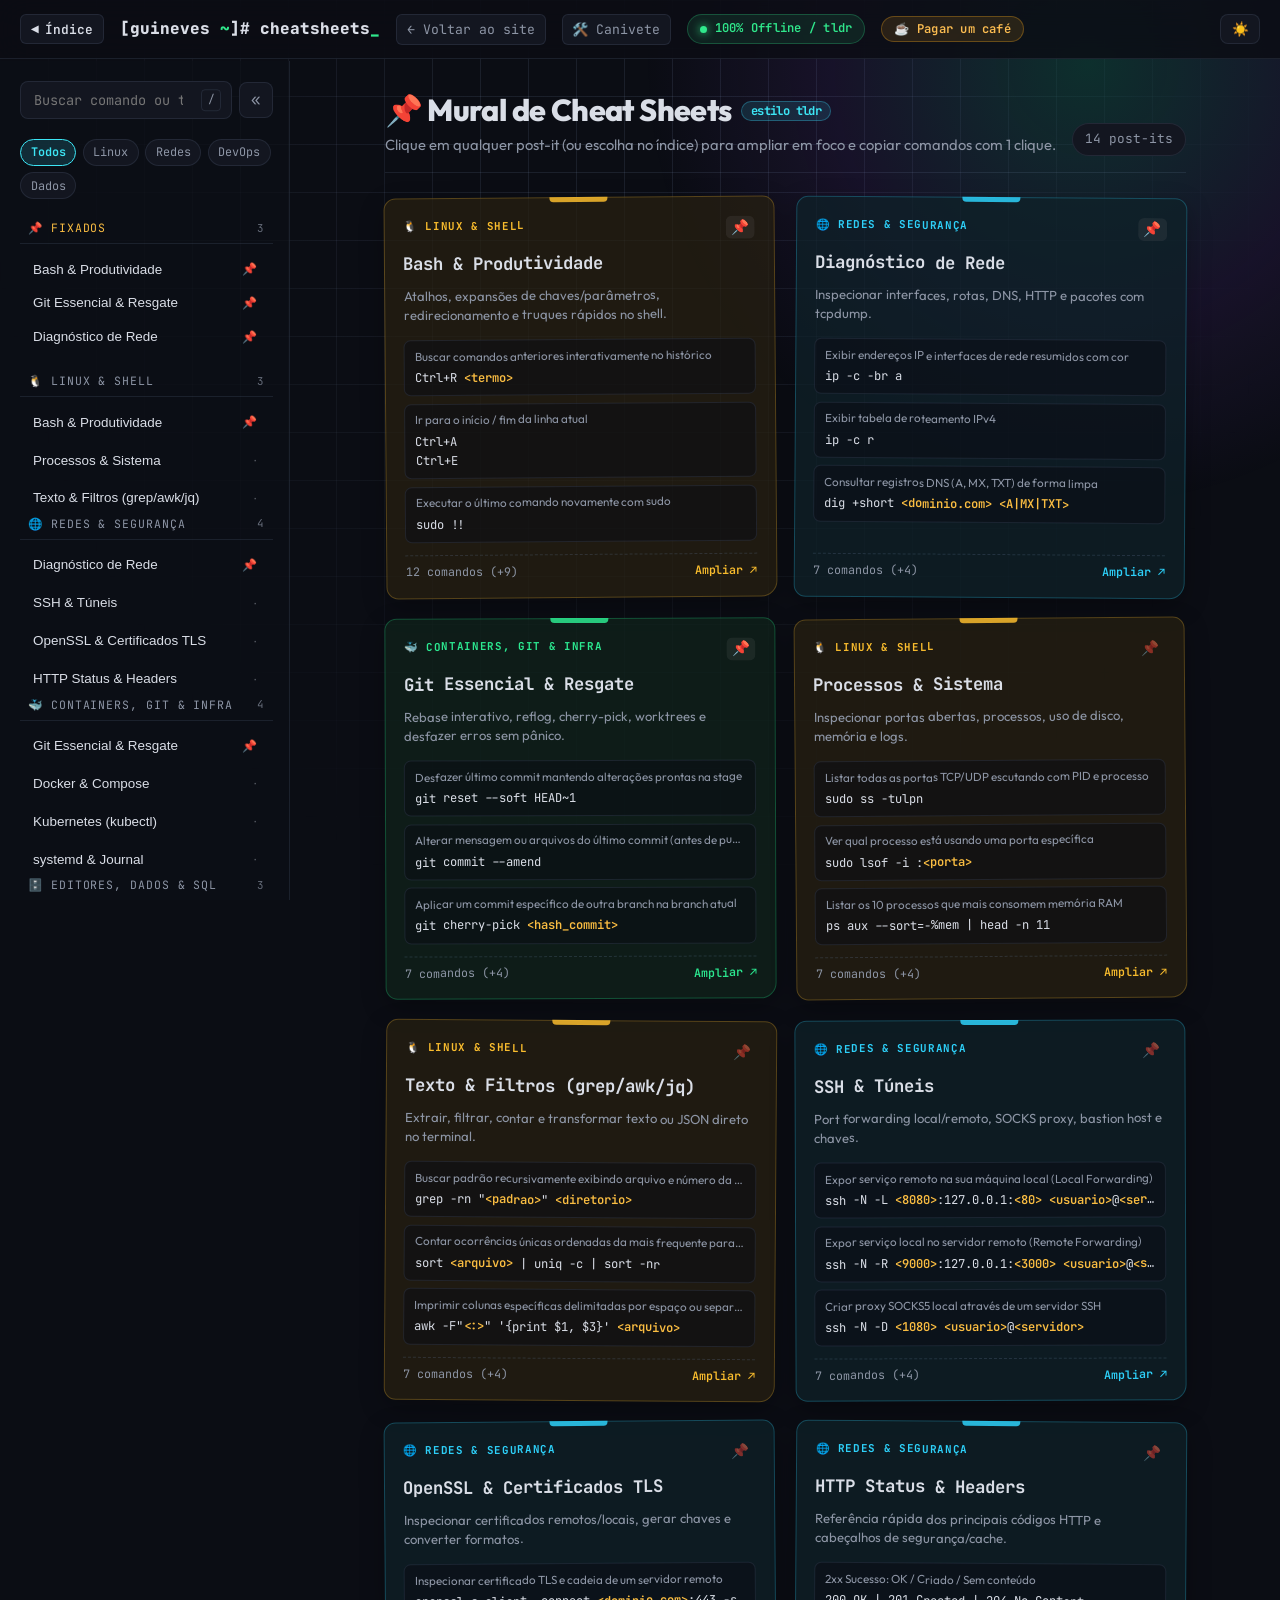
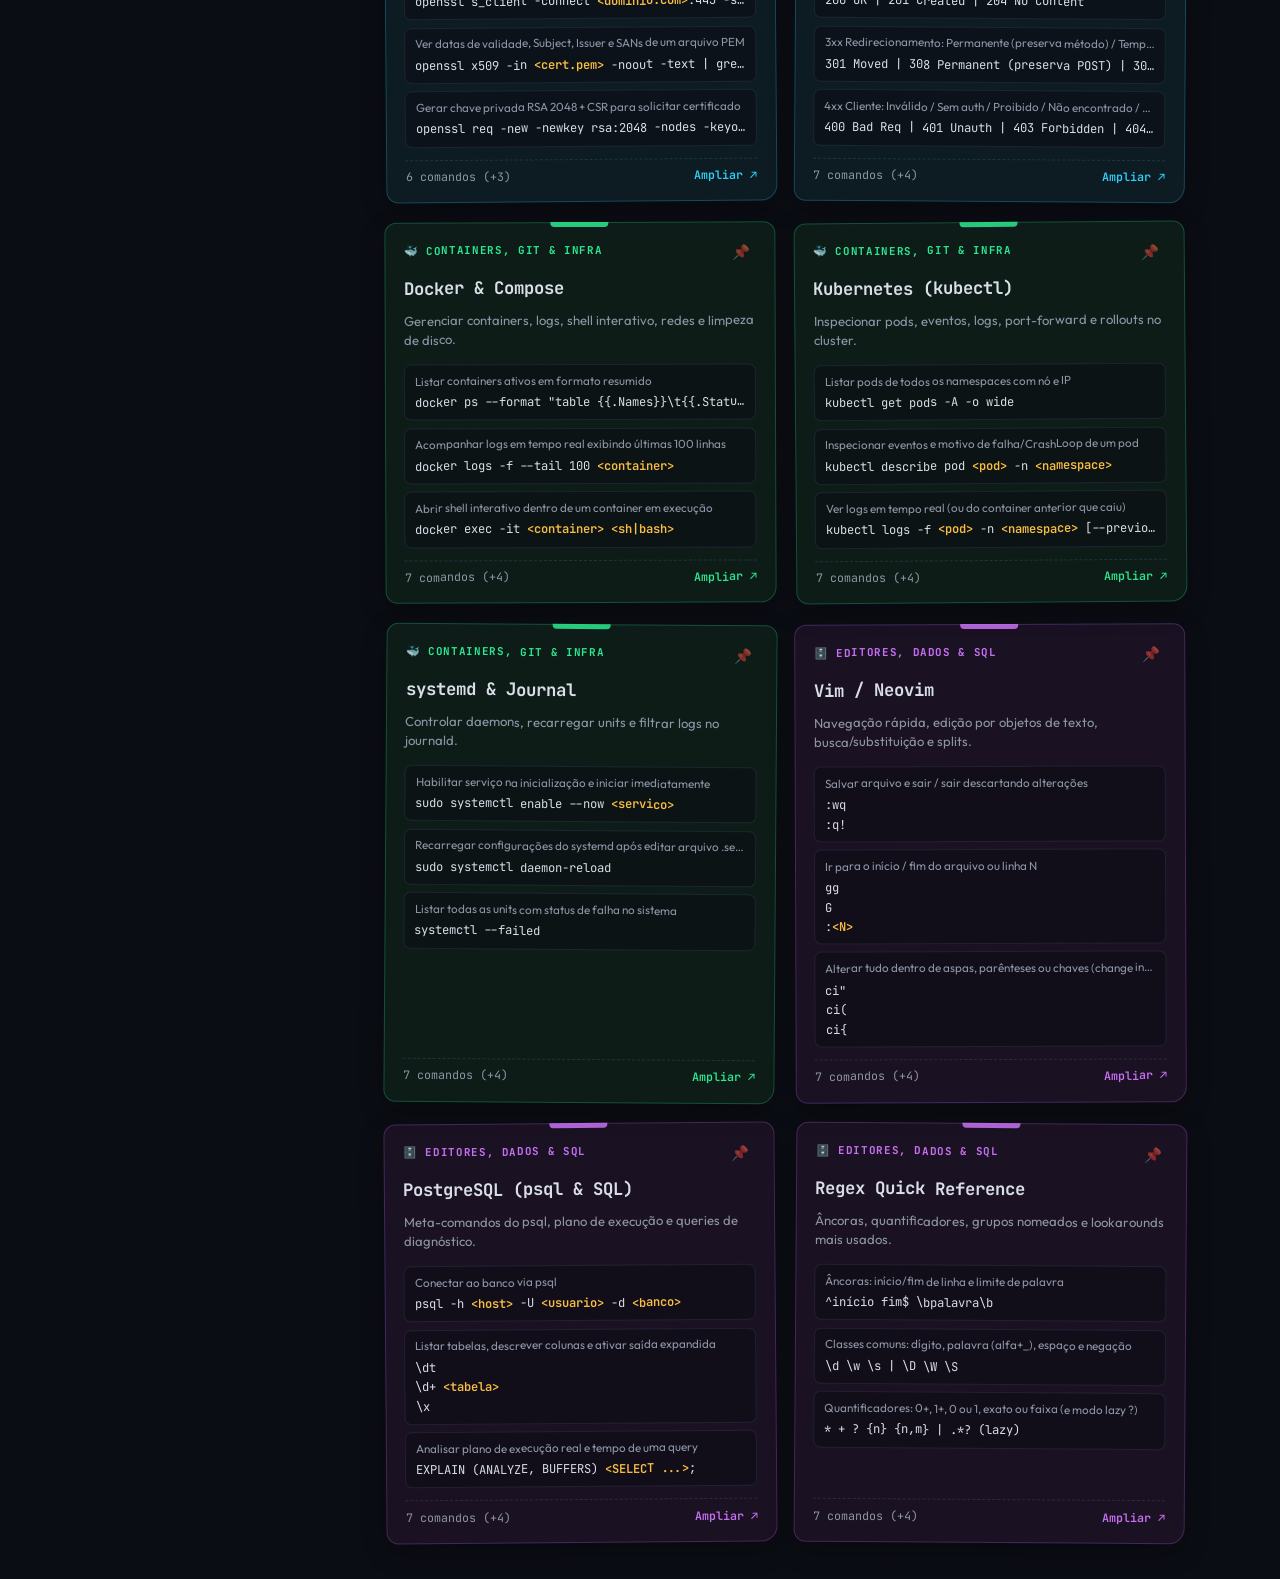
<file: cheatsheets/index.html>
<!DOCTYPE html>
<html lang="pt-BR">
<head>
  <meta charset="UTF-8">
  <meta name="viewport" content="width=device-width, initial-scale=1.0">
  <title>Cheat Sheets (tldr) — Linux, Redes, Git &amp; Infra · Guilherme Neves</title>
  <meta name="description" content="Mural interativo de Cheat Sheets no estilo tldr e post-its: Linux, Shell, Redes, SSH, OpenSSL, HTTP, Git, Docker, Kubernetes, systemd, Vim, PostgreSQL e Regex.">
  <meta name="keywords" content="cheat sheet, tldr, linux, bash, ssh, openssl, tcpdump, http, git, docker, kubernetes, kubectl, systemd, vim, neovim, postgresql, psql, regex">
  <meta name="robots" content="index, follow">
  <link rel="canonical" href="https://guineves.com.br/cheatsheets/">

  <meta property="og:locale" content="pt_BR">
  <meta property="og:title" content="Cheat Sheets (tldr) — Guilherme Neves">
  <meta property="og:description" content="Referência rápida em estilo tldr e post-its interativos para Infraestrutura, Linux, Redes, Containers e Dev.">
  <meta property="og:type" content="website">
  <meta property="og:url" content="https://guineves.com.br/cheatsheets/">
  <meta property="og:image" content="https://guineves.com.br/og-image.png">

  <meta name="twitter:card" content="summary_large_image">
  <meta name="twitter:title" content="Cheat Sheets (tldr) — Guilherme Neves">
  <meta name="twitter:description" content="Referência rápida em estilo tldr e post-its interativos para Infraestrutura, Linux, Redes, Containers e Dev.">
  <meta name="twitter:image" content="https://guineves.com.br/og-image.png">

  <script type="application/ld+json">
  {
    "@context": "https://schema.org",
    "@type": "CollectionPage",
    "name": "Cheat Sheets (tldr) — Linux, Redes, Git & Infra",
    "description": "Mural interativo de Cheat Sheets no estilo tldr e post-its para Infraestrutura, Linux, Redes, Containers, Bancos de Dados e Dev.",
    "url": "https://guineves.com.br/cheatsheets/",
    "inLanguage": "pt-BR",
    "author": {
      "@type": "Person",
      "name": "Guilherme Neves",
      "url": "https://guineves.com.br/"
    },
    "mainEntity": {
      "@type": "ItemList",
      "numberOfItems": 14,
      "itemListElement": [
        { "@type": "ListItem", "position": 1, "name": "Bash & Produtividade", "url": "https://guineves.com.br/cheatsheets/#bash" },
        { "@type": "ListItem", "position": 2, "name": "Processos & Sistema", "url": "https://guineves.com.br/cheatsheets/#processos" },
        { "@type": "ListItem", "position": 3, "name": "Texto & Filtros (grep/awk/jq)", "url": "https://guineves.com.br/cheatsheets/#texto" },
        { "@type": "ListItem", "position": 4, "name": "Diagnóstico de Rede", "url": "https://guineves.com.br/cheatsheets/#rede" },
        { "@type": "ListItem", "position": 5, "name": "SSH & Túneis", "url": "https://guineves.com.br/cheatsheets/#ssh" },
        { "@type": "ListItem", "position": 6, "name": "OpenSSL & Certificados TLS", "url": "https://guineves.com.br/cheatsheets/#openssl" },
        { "@type": "ListItem", "position": 7, "name": "HTTP Status & Headers", "url": "https://guineves.com.br/cheatsheets/#http" },
        { "@type": "ListItem", "position": 8, "name": "Git Essencial & Resgate", "url": "https://guineves.com.br/cheatsheets/#git" },
        { "@type": "ListItem", "position": 9, "name": "Docker & Compose", "url": "https://guineves.com.br/cheatsheets/#docker" },
        { "@type": "ListItem", "position": 10, "name": "Kubernetes (kubectl)", "url": "https://guineves.com.br/cheatsheets/#kubectl" },
        { "@type": "ListItem", "position": 11, "name": "systemd & Journal", "url": "https://guineves.com.br/cheatsheets/#systemd" },
        { "@type": "ListItem", "position": 12, "name": "Vim / Neovim", "url": "https://guineves.com.br/cheatsheets/#vim" },
        { "@type": "ListItem", "position": 13, "name": "PostgreSQL (psql & SQL)", "url": "https://guineves.com.br/cheatsheets/#psql" },
        { "@type": "ListItem", "position": 14, "name": "Regex Quick Reference", "url": "https://guineves.com.br/cheatsheets/#regex" }
      ]
    }
  }
  </script>

  <!-- Favicon -->
  <link rel="icon" href="data:image/svg+xml,<svg xmlns='http://www.w3.org/2000/svg' viewBox='0 0 100 100'><text y='.9em' font-size='90'>📌</text></svg>">

  <!-- Google Fonts -->
  <link rel="preconnect" href="https://fonts.googleapis.com">
  <link rel="preconnect" href="https://fonts.gstatic.com" crossorigin>
  <link href="https://fonts.googleapis.com/css2?family=JetBrains+Mono:wght@400;600;800&family=Outfit:wght@300;400;600;800&display=swap" rel="stylesheet">

  <!-- CSS Principal & Cheat Sheets -->
  <link rel="stylesheet" href="../style.css">
  <link rel="stylesheet" href="cheatsheets.css">

  <script>
    (function() {
      function getTheme() {
        const match = document.cookie.match(/(^|;)\s*site_theme=([^;]+)/);
        if (match) return match[2];
        try { return localStorage.getItem('theme'); } catch(e) {}
        return null;
      }
      if (getTheme() === 'light') {
        document.documentElement.setAttribute('data-theme', 'light');
      }
    })();
  </script>
</head>
<body>
  <div class="bg-grid" aria-hidden="true"></div>
  <div class="bg-glow" aria-hidden="true"></div>

  <!-- HEADER -->
  <header class="cs-header">
    <div class="header-left">
      <button type="button" class="mobile-nav-toggle" id="mobile-nav-toggle" aria-label="Abrir índice de cheat sheets">
        ☰ Índice
      </button>
      <button type="button" class="sidebar-toggle-btn" id="sidebar-toggle-btn" title="Recolher / expandir índice lateral (Atalho: Ctrl+B)" aria-label="Recolher ou expandir índice lateral">
        <span class="sidebar-toggle-icon">◀</span>
        <span class="sidebar-toggle-label">Índice</span>
      </button>
      <a href="/" class="logo">[guineves <span class="accent">~</span>]# cheatsheets<span class="cursor">_</span></a>
      <a href="/" class="back-home">← Voltar ao site</a>
      <a href="/canivete/" class="back-home">🛠️ Canivete</a>
      <span class="offline-badge" title="Referência 100% local no navegador.">
        <span class="pulse-dot"></span> 100% Offline / tldr
      </span>
      <button type="button" class="coffee-badge" id="pix-coffee-btn" title="Apoiar o projeto com um café via Pix">
        <span class="coffee-icon">☕</span>
        <span class="coffee-text">Pagar um café</span>
      </button>
    </div>
    <div class="header-right">
      <button type="button" class="theme-toggle" id="theme-btn" aria-label="Alternar tema dia/noite" title="Alternar tema">
        <span class="theme-icon">☀️</span>
      </button>
    </div>
  </header>

  <!-- APP SHELL -->
  <div class="app-container">

    <!-- SIDEBAR -->
    <aside class="cs-sidebar" id="cs-sidebar">
      <div class="sidebar-search-row">
        <div class="sidebar-search">
          <input type="search" id="cs-search" placeholder="Buscar comando ou tema..." autocomplete="off">
          <span class="kbd-hint">/</span>
        </div>
        <button type="button" class="sidebar-collapse-icon-btn" id="sidebar-collapse-icon-btn" title="Recolher índice lateral (Ctrl+B)" aria-label="Recolher índice lateral">
          «
        </button>
      </div>

      <!-- Category Filter Pills -->
      <div class="category-pills" id="category-pills">
        <button type="button" class="cat-pill active" data-cat="all">Todos</button>
        <button type="button" class="cat-pill" data-cat="linux">Linux</button>
        <button type="button" class="cat-pill" data-cat="net">Redes</button>
        <button type="button" class="cat-pill" data-cat="devops">DevOps</button>
        <button type="button" class="cat-pill" data-cat="data">Dados</button>
      </div>

      <!-- Categorized Index (rendered by JS) -->
      <nav class="sidebar-groups" id="sidebar-groups">
        <div class="category-group fav-group" id="pin-group" data-cat="pin">
          <div class="category-title">
            <span style="color:var(--amber);">📌 Fixados</span>
            <span class="category-count" id="pin-count">0</span>
          </div>
          <div id="pin-list" class="pin-list"></div>
        </div>
        <div id="dynamic-nav-groups"></div>
      </nav>
    </aside>

    <!-- MAIN BOARD STAGE -->
    <main class="board-stage">
      <div class="board-intro">
        <div>
          <h1>📌 Mural de Cheat Sheets <span class="tldr-tag">estilo tldr</span></h1>
          <p class="board-subtitle">Clique em qualquer post-it (ou escolha no índice) para ampliar em foco e copiar comandos com 1 clique.</p>
        </div>
        <div class="board-stats" id="board-stats">14 post-its</div>
      </div>

      <div class="postits-grid" id="postits-grid"></div>

      <noscript>
        <section aria-label="Índice estático de Cheat Sheets">
          <h2>Cheat Sheets disponíveis (habilite o JavaScript para busca, cópia rápida e post-its interativos)</h2>
          <ul>
            <li><strong>Bash &amp; Produtividade:</strong> atalhos (<code>Ctrl+R</code>, <code>sudo !!</code>), brace expansion (<code>cp arquivo{,.bak}</code>, <code>mv arquivo.log{,.$(date +%Y%m%d_%H%M%S)}</code>), parameter expansion e process substitution (<code>diff -u</code>).</li>
            <li><strong>Processos &amp; Sistema:</strong> <code>ss -tulpn</code>, <code>lsof -i</code>, <code>ps aux --sort=-%mem</code>, <code>du -sh *</code>, <code>df -hT</code>, <code>lsblk -f</code>.</li>
            <li><strong>Texto &amp; Filtros:</strong> <code>grep -rn</code>, <code>sort | uniq -c</code>, <code>awk</code>, <code>sed -i</code>, <code>jq</code>, <code>find ... | xargs</code>.</li>
            <li><strong>Diagnóstico de Rede:</strong> <code>ip -c -br a</code>, <code>dig +short</code>, <code>curl -Ikv</code>, <code>mtr</code>, <code>tcpdump</code>.</li>
            <li><strong>SSH &amp; Túneis:</strong> port forwarding (<code>ssh -L</code>, <code>ssh -R</code>, <code>ssh -D</code>), <code>ProxyJump (-J)</code>, <code>ssh-keygen -t ed25519</code>, <code>rsync -avzP</code>.</li>
            <li><strong>OpenSSL &amp; Certificados TLS:</strong> <code>openssl s_client</code>, <code>openssl x509</code>, CSR, autoassinado e conversão PKCS#12 (<code>.pfx</code>).</li>
            <li><strong>HTTP Status &amp; Headers:</strong> códigos 2xx, 3xx, 4xx, 5xx, HSTS, CSP, Cache-Control e CORS.</li>
            <li><strong>Git Essencial &amp; Resgate:</strong> <code>git reset --soft</code>, <code>cherry-pick</code>, <code>rebase -i</code>, <code>reflog</code>, <code>stash</code>, <code>worktree</code>.</li>
            <li><strong>Docker &amp; Compose:</strong> <code>docker ps</code>, <code>logs -f</code>, <code>exec -it</code>, <code>stats</code>, <code>compose up -d --build</code>, <code>system prune</code>.</li>
            <li><strong>Kubernetes (kubectl):</strong> <code>get pods -A -o wide</code>, <code>describe</code>, <code>logs -f</code>, <code>exec -it</code>, <code>port-forward</code>, <code>rollout restart</code>.</li>
            <li><strong>systemd &amp; Journal:</strong> <code>systemctl enable --now</code>, <code>daemon-reload</code>, <code>--failed</code>, <code>journalctl -u -f</code>, <code>--vacuum-size</code>.</li>
            <li><strong>Vim / Neovim:</strong> navegação (<code>gg</code>/<code>G</code>), <code>ci"</code>/<code>ci(</code>, busca e substituição (<code>:%s</code>), splits (<code>:vsp</code>) e macros.</li>
            <li><strong>PostgreSQL (psql &amp; SQL):</strong> <code>\dt</code>, <code>\d+</code>, <code>EXPLAIN (ANALYZE, BUFFERS)</code>, queries de sessões ativas, locks e tamanho de tabelas.</li>
            <li><strong>Regex Quick Reference:</strong> âncoras, classes (<code>\d</code>, <code>\w</code>, <code>\s</code>), quantificadores lazy, grupos nomeados e lookarounds.</li>
          </ul>
        </section>
      </noscript>

      <div class="board-empty" id="board-empty" hidden>
        Nenhum post-it encontrado para essa busca. Pressione <kbd>Esc</kbd> para limpar o filtro.
      </div>
    </main>
  </div>

  <!-- SPOTLIGHT MODAL (Post-it Ampliado) -->
  <div class="spotlight-backdrop" id="spotlight-modal" hidden aria-hidden="true" role="dialog" aria-modal="true" aria-labelledby="spotlight-title">
    <div class="spotlight-card" id="spotlight-card">
      <div class="spotlight-topbar">
        <div class="spotlight-meta">
          <span class="spotlight-cat-badge" id="spotlight-cat"></span>
          <span class="spotlight-count" id="spotlight-count"></span>
        </div>
        <div class="spotlight-actions">
          <button type="button" class="spotlight-action-btn" id="spotlight-pin-btn" title="Fixar / desafixar post-it">📌 Fixar</button>
          <button type="button" class="spotlight-action-btn" id="spotlight-link-btn" title="Copiar link direto">🔗 Link</button>
          <button type="button" class="spotlight-action-btn" id="spotlight-prev-btn" title="Anterior (←)">◀</button>
          <button type="button" class="spotlight-action-btn" id="spotlight-next-btn" title="Próximo (→)">▶</button>
          <button type="button" class="spotlight-close-btn" id="spotlight-close-btn" aria-label="Fechar destaque (Esc)">✕</button>
        </div>
      </div>
      <div class="spotlight-header">
        <h2 id="spotlight-title"></h2>
        <p id="spotlight-desc"></p>
      </div>
      <div class="spotlight-entries" id="spotlight-entries"></div>
    </div>
  </div>

  <!-- PIX COFFEE MODAL -->
  <div class="pix-modal-backdrop" id="pix-modal" hidden aria-hidden="true" role="dialog" aria-modal="true" aria-labelledby="pix-modal-title">
    <div class="pix-modal-card">
      <button type="button" class="pix-modal-close" id="pix-modal-close" aria-label="Fechar janela">✕</button>
      <div class="pix-modal-header">
        <span class="pix-modal-icon">☕</span>
        <h2 id="pix-modal-title">Pagar um café via Pix</h2>
        <p class="pix-modal-subtitle">
          Os Cheat Sheets e o Canivete Suíço são 100% gratuitos, sem anúncios e rodam localmente no seu navegador. Se ajudaram no seu dia, qualquer contribuição ajuda a manter o projeto!
        </p>
      </div>
      <div class="pix-qr-box">
        <img src="../canivete/pix-qr.svg" alt="QR Code Pix" width="188" height="188" class="pix-qr-img">
      </div>
      <div class="pix-copy-group">
        <span class="pix-copy-label">Chave Pix (Aleatória)</span>
        <div class="pix-copy-row">
          <code class="pix-copy-value" id="pix-key-value">9ffc3caa-d11c-4bd2-b569-f56f8bb3177d</code>
          <button type="button" class="pix-copy-btn pix-copy-btn-primary" data-copy-target="pix-key-value" data-copy-msg="Chave Pix copiada!">Copiar chave</button>
        </div>
      </div>
      <div class="pix-copy-group">
        <span class="pix-copy-label">Pix Copia e Cola</span>
        <div class="pix-copy-row">
          <code class="pix-copy-value pix-copy-value-truncate" id="pix-brcode-value">00020126580014br.gov.bcb.pix01369ffc3caa-d11c-4bd2-b569-f56f8bb3177d5204000053039865802BR5915GUILHERME NEVES6006BRASIL62070503***6304FA84</code>
          <button type="button" class="pix-copy-btn" data-copy-target="pix-brcode-value" data-copy-msg="Código Pix Copia e Cola copiado!">Copiar código</button>
        </div>
      </div>
    </div>
  </div>

  <!-- Toast Notification -->
  <div id="toast-notice" class="toast-notice" role="alert" aria-live="polite">Copiado! ✓</div>

  <script src="cheatsheets.js"></script>
</body>
</html>
</file>
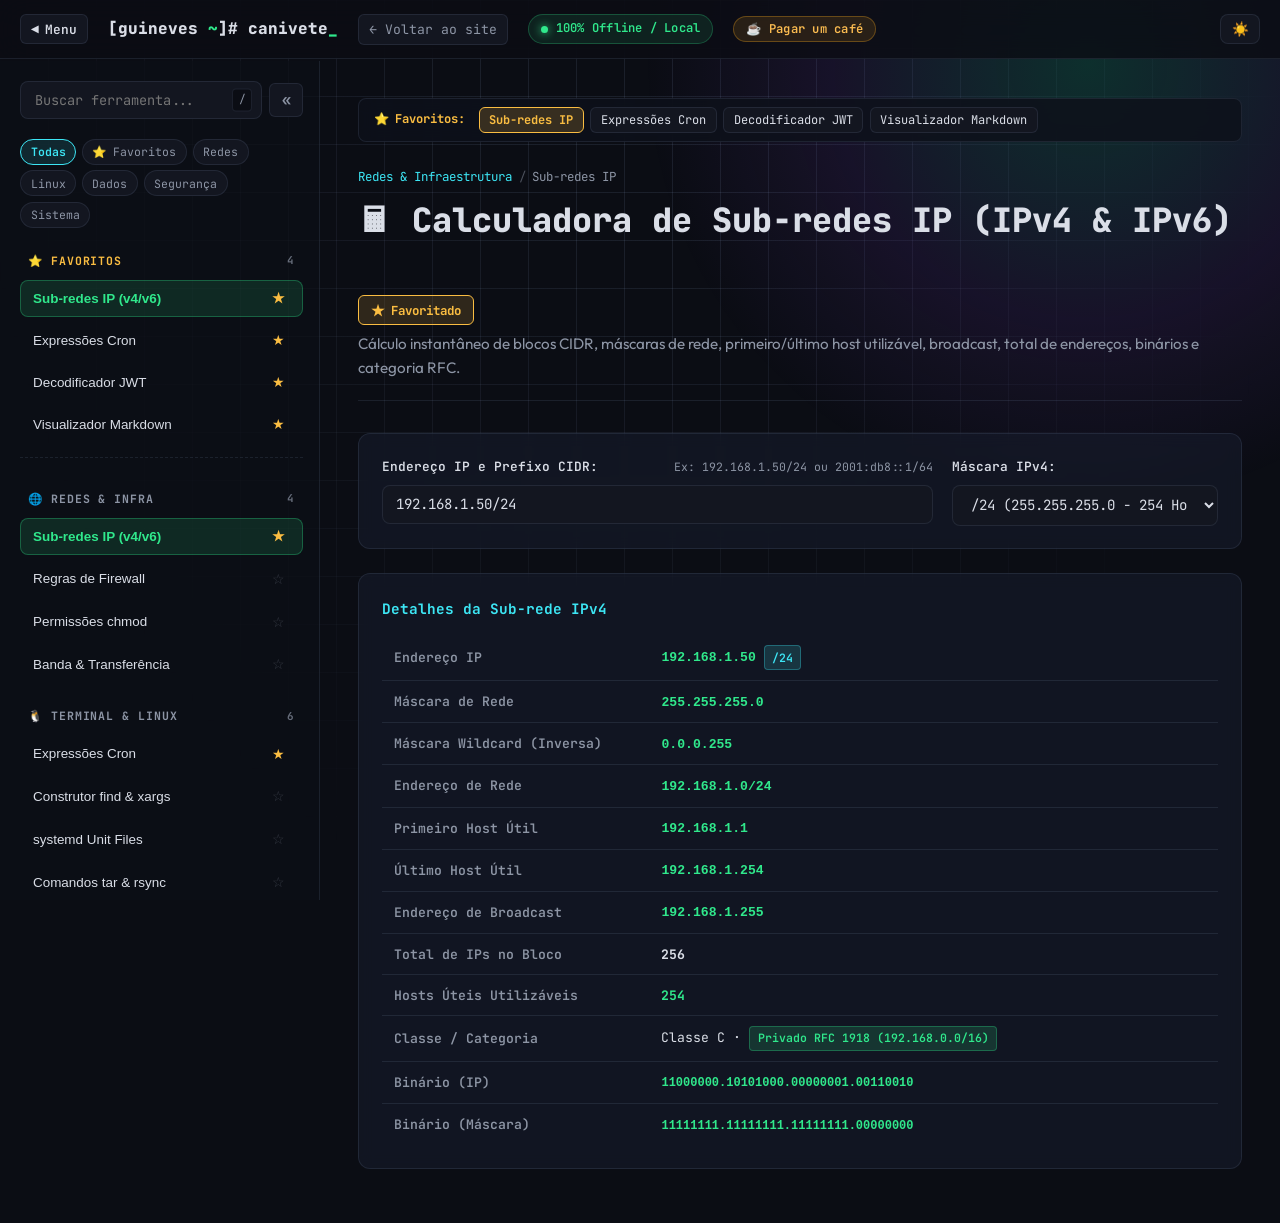
<file: tools/index.html>
<!DOCTYPE html>
<html lang="pt-BR">
<head>
  <meta charset="UTF-8">
  <meta http-equiv="refresh" content="0; url=/canivete/">
  <link rel="canonical" href="https://guineves.com.br/canivete/">
  <title>Redirecionando para Canivete Suíço Offline...</title>
</head>
<body>
  <p>Redirecionando para <a href="/canivete/">Canivete Suíço Offline</a>...</p>
  <script>location.replace('/canivete/');</script>
</body>
</html>
</file>
<file: style.css>
:root {
  --bg: hsl(225 30% 6%);
  --bg2: hsl(225 25% 10%);
  --fg: hsl(220 20% 88%);
  --muted: hsl(220 12% 60%);
  --green: hsl(150 80% 55%);
  --cyan: hsl(185 90% 60%);
  --violet: hsl(265 85% 70%);
  --amber: hsl(40 95% 62%);
  --glass: hsl(225 30% 14% / .55);
  --border: hsl(220 40% 70% / .12);
  --mono: 'JetBrains Mono', monospace;
  --sans: 'Outfit', system-ui, sans-serif;
}

[data-theme="light"] {
  --bg: hsl(220 20% 97%);
  --bg2: hsl(220 18% 92%);
  --fg: hsl(222 35% 15%);
  --muted: hsl(220 14% 42%);
  --green: hsl(155 85% 32%);
  --cyan: hsl(190 90% 32%);
  --violet: hsl(260 70% 52%);
  --amber: hsl(35 90% 40%);
  --glass: hsl(0 0% 100% / .75);
  --border: hsl(220 25% 75% / .4);
}
* { box-sizing: border-box; margin: 0; padding: 0; }
html { scroll-behavior: smooth; scroll-padding-top: 80px; }
body { background: var(--bg); color: var(--fg); font-family: var(--sans); line-height: 1.6; overflow-x: hidden; }
a { color: inherit; text-decoration: none; }
.accent, .hash { color: var(--green); }
.grad { background: linear-gradient(90deg, var(--green), var(--cyan), var(--violet)); -webkit-background-clip: text; background-clip: text; color: transparent; }
.m { color: var(--muted); }

.bg-grid { position: fixed; inset: 0; z-index: -2;
  background-image: linear-gradient(var(--border) 1px, transparent 1px), linear-gradient(90deg, var(--border) 1px, transparent 1px);
  background-size: 48px 48px; mask-image: radial-gradient(ellipse at top, #000 20%, transparent 75%); }
.bg-glow { position: fixed; z-index: -1; width: 70vmax; height: 70vmax; top: -30vmax; right: -20vmax; border-radius: 50%;
  background: radial-gradient(circle, hsl(165 80% 45% / .18), hsl(265 80% 60% / .1) 40%, transparent 70%);
  animation: drift 18s ease-in-out infinite alternate; }
@keyframes drift { to { transform: translate(-15vmax, 20vmax) scale(1.15); } }

/* NAV */
.nav { position: sticky; top: 0; z-index: 10; display: flex; justify-content: space-between; align-items: center; gap: 1rem;
  padding: 1rem clamp(1rem, 5vw, 4rem); backdrop-filter: blur(14px); background: hsl(225 30% 6% / .7); border-bottom: 1px solid var(--border); }
[data-theme="light"] .nav { background: hsl(220 20% 97% / .8); }
.logo { font-family: var(--mono); font-weight: 800; font-variant-ligatures: none; font-feature-settings: "liga" 0, "calt" 0; }
.nav nav { display: flex; gap: 1.4rem; flex-wrap: wrap; font-family: var(--mono); font-size: .85rem; align-items: center; }
.nav nav a { color: var(--muted); transition: color .2s; position: relative; }
.nav nav a::after { content: ''; position: absolute; left: 0; bottom: -4px; height: 2px; width: 0; background: var(--green); transition: width .25s; }
.nav nav a:hover { color: var(--green); }
.nav nav a:hover::after { width: 100%; }
.cursor { animation: blink 1s steps(1) infinite; color: var(--green); }
@keyframes blink { 50% { opacity: 0; } }

/* THEME TOGGLE */
.theme-toggle {
  background: var(--bg2);
  border: 1px solid var(--border);
  color: var(--fg);
  padding: .3rem .65rem;
  border-radius: 8px;
  cursor: pointer;
  font-family: var(--mono);
  font-size: .85rem;
  display: inline-flex;
  align-items: center;
  gap: .4rem;
  transition: all .2s;
}
.theme-toggle:hover {
  border-color: var(--green);
  color: var(--green);
  transform: translateY(-1px);
}
[data-theme="light"] .terminal {
  background: hsl(220 25% 94% / .95);
  box-shadow: 0 20px 50px -15px hsl(220 30% 60% / .3);
}
[data-theme="light"] .term-bar {
  background: hsl(220 20% 88%);
}
[data-theme="light"] .terminal pre {
  color: var(--fg);
}
[data-theme="light"] .card strong {
  color: var(--cyan);
}
[data-theme="light"] .bg-grid {
  mask-image: radial-gradient(ellipse at top, #000 30%, transparent 80%);
}

main { max-width: 1180px; margin: 0 auto; padding: 0 clamp(1rem, 4vw, 2rem); }

/* HERO */
.hero { min-height: 88vh; display: grid; grid-template-columns: 1.1fr 1fr; gap: 3rem; align-items: center; padding: 4rem 0 2rem; }
.prompt { font-family: var(--mono); color: var(--green); font-size: .95rem; margin-bottom: 1rem; }
h1 { font-size: clamp(2.8rem, 7vw, 5rem); line-height: 1.05; font-weight: 800; letter-spacing: -.02em; }
.role { font-family: var(--mono); color: var(--cyan); margin: .8rem 0 1.2rem; }
.lead { color: var(--muted); font-size: 1.15rem; max-width: 34rem; }
.hero-meta { display: flex; gap: .6rem; flex-wrap: wrap; margin: 1.5rem 0; }
.hero-meta span { padding: .35rem .8rem; border: 1px solid var(--border); border-radius: 999px; background: var(--glass); font-size: .9rem; }
.cta { display: flex; gap: .8rem; flex-wrap: wrap; }
.btn { padding: .8rem 1.3rem; border-radius: 10px; border: 1px solid var(--border); font-family: var(--mono); font-size: .9rem;
  transition: transform .2s, box-shadow .2s, border-color .2s; background: var(--glass); }
.btn:hover { transform: translateY(-2px); border-color: var(--green); }
.btn.primary { background: linear-gradient(135deg, var(--green), var(--cyan)); color: var(--bg); font-weight: 800; border: none; }
.btn.primary:hover { box-shadow: 0 10px 30px hsl(160 80% 50% / .35); }

.terminal { border-radius: 14px; overflow: hidden; border: 1px solid var(--border); background: hsl(225 35% 8% / .9);
  box-shadow: 0 30px 80px -20px hsl(170 80% 40% / .3); transform: perspective(1000px) rotateY(-6deg); transition: transform .5s; }
.terminal:hover { transform: perspective(1000px) rotateY(0); }
.term-bar { display: flex; align-items: center; gap: .45rem; padding: .7rem 1rem; background: var(--bg2); border-bottom: 1px solid var(--border); }
.term-bar i { width: 12px; height: 12px; border-radius: 50%; background: #ff5f57; }
.term-bar i:nth-child(2) { background: #febc2e; } .term-bar i:nth-child(3) { background: #28c840; }
.term-bar span { margin-left: auto; font-family: var(--mono); font-size: .75rem; color: var(--muted); }
.terminal pre { padding: 1.4rem; font-family: var(--mono); font-size: .85rem; line-height: 1.8; white-space: pre-wrap; }
.terminal .c { color: var(--green); } .terminal .k { color: var(--violet); } .terminal .s { color: var(--amber); }

/* STATS */
.stats { display: grid; grid-template-columns: repeat(4, 1fr); gap: 1rem; margin: 2rem 0 4rem; }
.stats div { text-align: center; padding: 1.5rem 1rem; border: 1px solid var(--border); border-radius: 14px; background: var(--glass); }
.stats strong { display: block; font-size: 2.6rem; font-weight: 800; font-family: var(--mono); color: var(--green); }
.stats span { color: var(--muted); font-size: .9rem; }

/* SECTIONS */
.section { padding: 4rem 0; }
h2 { font-family: var(--mono); font-size: clamp(1.4rem, 3vw, 2rem); margin-bottom: 2rem; }
h3 { font-weight: 600; }
.glass { background: var(--glass); border: 1px solid var(--border); border-radius: 16px; backdrop-filter: blur(10px);
  transition: transform .3s, border-color .3s, box-shadow .3s; }
.glass:hover { border-color: hsl(160 70% 55% / .4); box-shadow: 0 12px 40px -15px hsl(165 80% 45% / .35); }

.about { display: grid; grid-template-columns: 1.6fr 1fr; gap: 1.5rem; }
.card { padding: 2rem; }
.card p + p { margin-top: 1rem; }
.card strong { color: var(--cyan); font-weight: 600; }
.passions h3 { margin-bottom: 1rem; font-family: var(--mono); color: var(--green); }
.passions ul { list-style: none; display: grid; gap: .5rem; }
.passions small { color: var(--muted); }
blockquote { font-style: italic; }
.passions blockquote { margin-top: 1.5rem; padding-left: 1rem; border-left: 3px solid var(--violet); }
cite { color: var(--muted); font-size: .85rem; display: block; }

.skills { display: grid; grid-template-columns: repeat(auto-fill, minmax(260px, 1fr)); gap: 1.2rem; }
.skill { padding: 1.5rem; }
.skill:hover { transform: translateY(-4px); }
.skill p { color: var(--muted); font-size: .9rem; margin: .4rem 0 1rem; }
.skill ul { list-style: none; display: flex; flex-wrap: wrap; gap: .4rem; }
.skill li { font-family: var(--mono); font-size: .75rem; padding: .25rem .6rem; border-radius: 6px;
  background: hsl(160 70% 50% / .1); color: var(--green); border: 1px solid hsl(160 70% 50% / .2); }

.quote { color: var(--muted); font-style: italic; margin: -1rem 0 2rem; }
.timeline { list-style: none; position: relative; padding-left: 2rem; }
.timeline::before { content: ''; position: absolute; left: 7px; top: 0; bottom: 0; width: 2px; background: linear-gradient(var(--green), var(--violet), transparent); }
.timeline li { position: relative; margin-bottom: 1.5rem; }
.dot { position: absolute; left: -2rem; top: 1.6rem; width: 16px; height: 16px; border-radius: 50%; background: var(--bg); border: 3px solid var(--green); box-shadow: 0 0 12px var(--green); }
.job { padding: 1.5rem 1.8rem; }
.job header { display: flex; align-items: center; gap: .8rem; }
.job h3 { font-size: 1.35rem; }
.badge { font-family: var(--mono); font-size: .7rem; padding: .15rem .55rem; border-radius: 999px; }
.badge.now { background: var(--green); color: var(--bg); font-weight: 800; animation: pulse 2s infinite; }
@keyframes pulse { 50% { box-shadow: 0 0 0 6px hsl(150 80% 55% / 0); } 0% { box-shadow: 0 0 0 0 hsl(150 80% 55% / .6); } }
.title { color: var(--cyan); font-family: var(--mono); font-size: .9rem; margin: .3rem 0 .8rem; }
.title span { color: var(--muted); }
.job ul { padding-left: 1.1rem; color: var(--fg); }
.job li { margin-bottom: .3rem; }
.job li::marker { color: var(--green); content: '› '; }
.award { margin-top: 1rem; color: var(--amber); }

.certs { display: grid; grid-template-columns: repeat(auto-fill, minmax(240px, 1fr)); gap: 1rem; margin-bottom: 1.5rem; }
.cert { padding: 1.4rem; display: flex; flex-direction: column; gap: .5rem; }
.cert:hover { transform: translateY(-4px); }
.cert span { font-family: var(--mono); font-size: .75rem; color: var(--violet); }
.cert h3 { font-size: 1rem; flex: 1; }
.cert em { font-style: normal; font-family: var(--mono); font-size: .8rem; color: var(--green); }
.courses { padding: 2rem; display: grid; grid-template-columns: 1fr 1fr; column-gap: 2rem; }
.courses h3 { font-family: var(--mono); color: var(--green); margin: 1rem 0 .5rem; grid-column: span 1; }
.courses h3:first-child { grid-column: 1 / -1; margin-top: 0; }
.courses ul { list-style: none; }
.courses ul:first-of-type { grid-column: 1 / -1; columns: 2; }
.courses li { padding: .3rem 0; }
.courses li span { color: var(--muted); font-size: .85rem; font-family: var(--mono); }

.recs { display: grid; grid-template-columns: 1fr 1fr; gap: 1.2rem; }
.recs figure { padding: 2rem; position: relative; }
.recs figure::before { content: '“'; position: absolute; top: -.5rem; right: 1.2rem; font-size: 6rem; color: hsl(265 85% 70% / .25); font-family: serif; }
.recs figcaption { margin-top: 1rem; color: var(--cyan); font-family: var(--mono); font-size: .9rem; }

.section-head { display: flex; justify-content: space-between; align-items: baseline; gap: 1rem; flex-wrap: wrap; margin-bottom: 2rem; }
.section-head h2 { margin-bottom: 0; }
.more-link { font-family: var(--mono); font-size: .85rem; color: var(--cyan); }
.more-link:hover { color: var(--green); }
.blog-grid { display: grid; grid-template-columns: repeat(auto-fill, minmax(300px, 1fr)); gap: 1.2rem; }
.post-preview { padding: 1.5rem 1.6rem; display: flex; flex-direction: column; gap: .6rem; }
.post-preview:hover { transform: translateY(-4px); }
.post-date { font-family: var(--mono); font-size: .75rem; color: var(--violet); }
.post-preview h3 { font-size: 1.15rem; line-height: 1.3; }
.post-preview p { color: var(--muted); font-size: .92rem; flex: 1; }
.post-preview em { font-style: normal; font-family: var(--mono); font-size: .82rem; color: var(--green); }

.contacts { display: flex; flex-wrap: wrap; gap: .8rem; }
.contacts a { padding: .9rem 1.4rem; border-radius: 12px; border: 1px solid var(--border); background: var(--glass); font-weight: 600; transition: all .25s; }
.contacts a:hover { transform: translateY(-3px) scale(1.03); border-color: var(--green); color: var(--green); }

footer { text-align: center; padding: 3rem 1rem; font-family: var(--mono); font-size: .85rem; border-top: 1px solid var(--border); margin-top: 3rem; }

/* reveal */
.reveal { opacity: 0; transform: translateY(24px); transition: opacity .7s ease, transform .7s ease; }
.reveal.in { opacity: 1; transform: none; }
.terminal.reveal.in { transform: perspective(1000px) rotateY(-6deg); }
@media (prefers-reduced-motion: reduce) { * { animation: none !important; transition: none !important; } .reveal { opacity: 1; transform: none; } }

@media (max-width: 900px) {
  .hero, .about, .recs, .courses { grid-template-columns: 1fr; }
  .courses ul:first-of-type { columns: 1; }
  .terminal, .terminal.reveal.in { transform: none; }
  .stats { grid-template-columns: repeat(2, 1fr); }
  .nav { flex-direction: column; align-items: flex-start; gap: .6rem; padding: .8rem 1rem; }
  .nav nav { gap: .6rem 1rem; font-size: .78rem; }
}
.job h3 small { font-size: .8rem; color: var(--muted); font-weight: 400; }
.job-top { display: flex; justify-content: space-between; align-items: baseline; flex-wrap: wrap; gap: .4rem 1rem; margin-bottom: .3rem; }
.period { font-family: var(--mono); font-size: .8rem; color: var(--violet); }
.title { display: flex; justify-content: space-between; align-items: baseline; flex-wrap: wrap; gap: .5rem; }
.title strong { font-weight: 600; color: var(--cyan); }
.title span { font-size: .8rem; color: var(--muted); }
.job ul + .title { margin-top: 1.1rem; }
.title + .title { margin-top: -.5rem; }
.print-contacts { display: none; }
button.btn { color: var(--fg); cursor: pointer; }

/* CV / PRINT LAYOUT */
@media print {
  @page { size: A4; margin: 12mm 14mm; }
  :root {
    --bg: #ffffff;
    --bg2: #f8fafc;
    --fg: #0f172a;
    --muted: #475569;
    --green: #0f172a;
    --cyan: #1e293b;
    --violet: #475569;
    --amber: #334155;
    --glass: transparent;
    --border: #cbd5e1;
  }
  * { animation: none !important; transition: none !important; box-shadow: none !important; backdrop-filter: none !important; text-shadow: none !important; }
  body { background: #fff !important; color: #0f172a !important; font-size: 9.5pt; line-height: 1.42; }
  .bg-grid, .bg-glow, .nav, .prompt, .terminal, .hero-meta, .cta, .stats, .passions, .hash, .dot, .ico, .no-print, .badge.now, #recs, #blog, #contact, footer, .cert em { display: none !important; }
  .reveal { opacity: 1 !important; transform: none !important; }
  main { max-width: 100%; padding: 0; margin: 0; }

  /* Cabeçalho do Currículo */
  .hero { min-height: auto; display: block; padding: 0 0 8pt; margin-bottom: 10pt; border-bottom: 2px solid #0f172a; }
  h1 { font-size: 22pt; color: #0f172a !important; letter-spacing: 0; }
  h1 .grad { background: none !important; color: #0f172a !important; -webkit-text-fill-color: #0f172a !important; }
  .role { font-size: 10.5pt; font-weight: 600; color: #334155 !important; margin: 2pt 0 4pt; }
  .lead { display: none !important; }
  .print-contacts { display: block !important; font-family: var(--mono); font-size: 8.5pt; color: #334155 !important; margin-top: 4pt; }

  /* Seções enxutas */
  .section { padding: 0; margin-bottom: 11pt; }
  h2 { font-family: var(--sans); font-size: 10.5pt; font-weight: 800; text-transform: uppercase; letter-spacing: .06em; color: #0f172a !important; border-bottom: 1px solid #cbd5e1; padding-bottom: 2pt; margin-bottom: 6pt; }
  .glass, .card, .skill, .job, .cert, .courses { border: none !important; background: transparent !important; padding: 0 !important; border-radius: 0 !important; }

  /* Resumo Profissional */
  .about { display: block; }
  .about .card p:first-child { display: none; }
  .about .card p { margin-top: 3pt; color: #1e293b !important; text-align: justify; }
  .about .card strong { color: #0f172a !important; }

  /* Competências em linhas compactas */
  .skills { display: grid; grid-template-columns: 1fr 1fr; gap: 3pt 16pt; }
  .skill { break-inside: avoid; }
  .skill h3 { display: inline; font-size: 9pt; font-weight: 700; color: #0f172a !important; }
  .skill h3::after { content: ": "; }
  .skill p { display: none !important; }
  .skill ul { display: inline; }
  .skill li { display: inline; padding: 0; border: none; background: none; font-family: var(--sans); font-size: 8.8pt; color: #334155 !important; }
  .skill li:not(:last-child)::after { content: " · "; color: #94a3b8; }

  /* Experiência Profissional */
  .timeline { padding-left: 0; }
  .timeline::before { display: none; }
  .timeline li { margin-bottom: 9pt; break-inside: avoid; }
  .job-top { display: flex; justify-content: space-between; align-items: baseline; border-bottom: 1px dashed #e2e8f0; padding-bottom: 1.5pt; margin-bottom: 3pt; }
  .job h3 { font-size: 10.2pt; font-weight: 700; color: #0f172a !important; }
  .job h3 small { font-size: 8.5pt; color: #475569 !important; }
  .period { font-family: var(--mono); font-size: 8.2pt; color: #475569 !important; margin: 0; }
  .title { display: flex; justify-content: space-between; align-items: baseline; font-family: var(--sans); font-size: 9.2pt; margin: 2pt 0 2pt; }
  .title strong { font-weight: 600; color: #1e293b !important; }
  .title span { font-family: var(--mono); font-size: 8pt; color: #475569 !important; }
  .job ul + .title { margin-top: 5pt; }
  .title + .title { margin-top: -1pt; }
  .job ul { padding-left: 11pt; }
  .job li { margin-bottom: 1pt; font-size: 8.9pt; color: #1e293b !important; }
  .job li::marker { content: "• "; color: #475569; }
  .award { margin-top: 2pt; font-size: 8.6pt; color: #334155 !important; }

  /* Formação, Cursos e Certificações */
  .certs { display: grid; grid-template-columns: 1fr 1fr; gap: 2pt 16pt; margin-bottom: 6pt; }
  .cert { display: flex; flex-direction: row; justify-content: space-between; align-items: baseline; gap: 6pt; break-inside: avoid; }
  .cert span { font-size: 8pt; color: #475569 !important; order: 2; white-space: nowrap; }
  .cert h3 { font-size: 8.8pt; font-weight: 600; flex: 1; }
  .courses { display: grid; grid-template-columns: 1fr 1fr; gap: 4pt 16pt; }
  .courses h3 { font-family: var(--sans); font-size: 9.2pt; font-weight: 700; color: #0f172a !important; margin: 4pt 0 2pt; }
  .courses li { display: flex; justify-content: space-between; align-items: baseline; padding: 1pt 0; font-size: 8.8pt; }
}
</file>
<file: canivete/canivete.css>
/* ==========================================================================
   CANIVETE SUÍÇO OFFLINE — Estilos (canivete.css)
   Extensão do design system de guineves.com.br
   ========================================================================== */

/* App Header & Top Bar */
.canivete-header {
  position: sticky;
  top: 0;
  z-index: 50;
  display: flex;
  justify-content: space-between;
  align-items: center;
  gap: 1rem;
  padding: 0.85rem 1.25rem;
  backdrop-filter: blur(16px);
  -webkit-backdrop-filter: blur(16px);
  background: hsl(225 30% 6% / 0.82);
  border-bottom: 1px solid var(--border);
  width: 100%;
  box-sizing: border-box;
}
[data-theme="light"] .canivete-header {
  background: hsl(220 20% 97% / 0.88);
}

.header-left {
  display: flex;
  align-items: center;
  gap: 1.25rem;
  flex-wrap: wrap;
}

.back-home {
  font-family: var(--mono);
  font-size: 0.82rem;
  color: var(--muted);
  display: inline-flex;
  align-items: center;
  gap: 0.35rem;
  padding: 0.25rem 0.6rem;
  border-radius: 6px;
  background: var(--bg2);
  border: 1px solid var(--border);
  transition: all 0.2s ease;
}
.back-home:hover {
  color: var(--cyan);
  border-color: var(--cyan);
  transform: translateX(-2px);
}

/* Offline Badge */
.offline-badge {
  display: inline-flex;
  align-items: center;
  gap: 0.5rem;
  font-family: var(--mono);
  font-size: 0.76rem;
  font-weight: 600;
  color: var(--green);
  background: hsl(150 80% 55% / 0.1);
  border: 1px solid hsl(150 80% 55% / 0.25);
  padding: 0.25rem 0.75rem;
  border-radius: 999px;
  letter-spacing: 0.02em;
  user-select: none;
}
[data-theme="light"] .offline-badge {
  background: hsl(155 85% 32% / 0.12);
  border-color: hsl(155 85% 32% / 0.3);
  color: var(--green);
}
.pulse-dot {
  width: 7px;
  height: 7px;
  border-radius: 50%;
  background: var(--green);
  box-shadow: 0 0 8px var(--green);
  animation: pulse-glow 2s ease-in-out infinite;
}
@keyframes pulse-glow {
  0%, 100% { opacity: 1; transform: scale(1); }
  50% { opacity: 0.45; transform: scale(0.85); }
}

/* Coffee / Pix Support Badge */
.coffee-badge {
  display: inline-flex;
  align-items: center;
  gap: 0.45rem;
  font-family: var(--mono);
  font-size: 0.76rem;
  font-weight: 600;
  color: hsl(38 95% 65%);
  background: hsl(38 95% 55% / 0.12);
  border: 1px solid hsl(38 95% 55% / 0.3);
  padding: 0.25rem 0.75rem;
  border-radius: 999px;
  letter-spacing: 0.02em;
  cursor: pointer;
  transition: all 0.18s ease;
}
.coffee-badge:hover {
  background: hsl(38 95% 55% / 0.22);
  border-color: hsl(38 95% 60% / 0.55);
  transform: translateY(-1px);
  box-shadow: 0 4px 12px hsl(38 95% 50% / 0.18);
}
[data-theme="light"] .coffee-badge {
  color: hsl(30 90% 34%);
  background: hsl(38 95% 50% / 0.14);
  border-color: hsl(34 85% 42% / 0.35);
}
[data-theme="light"] .coffee-badge:hover {
  background: hsl(38 95% 50% / 0.24);
  border-color: hsl(34 85% 42% / 0.6);
}

.header-right {
  display: flex;
  align-items: center;
  gap: 0.75rem;
}

.mobile-nav-toggle {
  display: none;
  background: var(--bg2);
  border: 1px solid var(--border);
  color: var(--fg);
  padding: 0.4rem 0.7rem;
  border-radius: 8px;
  font-family: var(--mono);
  font-size: 0.85rem;
  cursor: pointer;
}

/* Sidebar Toggle Buttons (Desktop) */
.sidebar-toggle-btn {
  background: var(--bg2);
  border: 1px solid var(--border);
  color: var(--fg);
  padding: 0.32rem 0.65rem;
  border-radius: 6px;
  font-family: var(--mono);
  font-size: 0.8rem;
  font-weight: 600;
  cursor: pointer;
  display: inline-flex;
  align-items: center;
  gap: 0.35rem;
  transition: all 0.18s ease;
}
.sidebar-toggle-btn:hover {
  border-color: var(--cyan);
  color: var(--cyan);
  transform: translateY(-1px);
}
.sidebar-toggle-btn.is-collapsed {
  background: hsl(185 90% 60% / 0.12);
  border-color: var(--cyan);
  color: var(--cyan);
}

.sidebar-search-row {
  display: flex;
  align-items: center;
  gap: 0.45rem;
}
.sidebar-search-row .sidebar-search {
  flex: 1;
}
.sidebar-collapse-icon-btn {
  background: var(--bg2);
  border: 1px solid var(--border);
  color: var(--muted);
  font-family: var(--mono);
  font-size: 0.95rem;
  font-weight: 700;
  width: 34px;
  height: 34px;
  border-radius: 6px;
  cursor: pointer;
  display: flex;
  align-items: center;
  justify-content: center;
  transition: all 0.15s ease;
  flex-shrink: 0;
}
.sidebar-collapse-icon-btn:hover {
  color: var(--cyan);
  border-color: var(--cyan);
  background: hsl(185 90% 60% / 0.08);
}

/* App Layout: 2 Columns */
.app-container {
  display: grid;
  grid-template-columns: 320px 1fr;
  min-height: calc(100vh - 61px);
  width: 100%;
  margin: 0;
  transition: grid-template-columns 0.25s cubic-bezier(0.16, 1, 0.3, 1);
}

.app-container.sidebar-collapsed {
  grid-template-columns: 0px 1fr;
}
.app-container.sidebar-collapsed .tools-sidebar {
  opacity: 0;
  visibility: hidden;
  pointer-events: none;
  padding: 1.25rem 0 2rem 0;
  border-right-color: transparent;
  width: 0;
  min-width: 0;
  overflow: hidden;
}

/* Sidebar */
.tools-sidebar {
  position: sticky;
  top: 61px;
  height: calc(100vh - 61px);
  overflow-y: auto;
  padding: 1.25rem 1rem 2rem 1.25rem;
  border-right: 1px solid var(--border);
  background: hsl(225 30% 7% / 0.6);
  display: flex;
  flex-direction: column;
  gap: 1.25rem;
  scrollbar-width: thin;
  scrollbar-color: var(--border) transparent;
  transition: width 0.25s ease, padding 0.25s ease, opacity 0.2s ease, border-color 0.2s ease;
}
[data-theme="light"] .tools-sidebar {
  background: var(--bg);
}

.sidebar-search {
  position: relative;
}
.sidebar-search input {
  width: 100%;
  background: var(--bg2);
  border: 1px solid var(--border);
  color: var(--fg);
  font-family: var(--mono);
  font-size: 0.85rem;
  padding: 0.55rem 2.2rem 0.55rem 0.85rem;
  border-radius: 8px;
  outline: none;
  transition: border-color 0.2s, box-shadow 0.2s;
}
.sidebar-search input:focus {
  border-color: var(--cyan);
  box-shadow: 0 0 0 2px hsl(185 90% 60% / 0.15);
}
.sidebar-search .kbd-hint {
  position: absolute;
  right: 0.6rem;
  top: 50%;
  transform: translateY(-50%);
  font-family: var(--mono);
  font-size: 0.7rem;
  padding: 0.1rem 0.35rem;
  border-radius: 4px;
  background: var(--bg);
  color: var(--muted);
  border: 1px solid var(--border);
  pointer-events: none;
}

/* Category Filters */
.category-filters {
  display: flex;
  flex-wrap: wrap;
  gap: 0.35rem;
}
.cat-pill {
  font-family: var(--mono);
  font-size: 0.72rem;
  padding: 0.28rem 0.6rem;
  border-radius: 999px;
  background: var(--bg2);
  color: var(--muted);
  border: 1px solid var(--border);
  cursor: pointer;
  transition: all 0.15s ease;
  white-space: nowrap;
}
.cat-pill:hover {
  color: var(--fg);
  border-color: var(--muted);
}
.cat-pill.active {
  background: hsl(185 90% 60% / 0.12);
  color: var(--cyan);
  border-color: var(--cyan);
  font-weight: 600;
}

/* Tools Nav List */
.sidebar-groups {
  display: flex;
  flex-direction: column;
  gap: 1.25rem;
}
.category-group {
  display: flex;
  flex-direction: column;
  gap: 0.35rem;
}
.category-title {
  font-family: var(--mono);
  font-size: 0.72rem;
  font-weight: 700;
  text-transform: uppercase;
  letter-spacing: 0.08em;
  color: var(--muted);
  padding: 0.25rem 0.5rem;
  display: flex;
  align-items: center;
  justify-content: space-between;
}
.category-count {
  font-size: 0.68rem;
  opacity: 0.7;
}

.tool-nav-item {
  display: flex;
  align-items: center;
  gap: 0.65rem;
  padding: 0.5rem 0.75rem;
  border-radius: 8px;
  font-size: 0.84rem;
  color: var(--fg);
  text-decoration: none;
  background: transparent;
  border: 1px solid transparent;
  cursor: pointer;
  transition: all 0.15s ease;
  text-align: left;
  width: 100%;
}
.tool-nav-item:hover {
  background: var(--bg2);
  border-color: var(--border);
  color: var(--cyan);
  transform: translateX(2px);
}
.tool-nav-item.active {
  background: hsl(150 80% 55% / 0.12);
  border-color: hsl(150 80% 55% / 0.3);
  color: var(--green);
  font-weight: 600;
}
[data-theme="light"] .tool-nav-item.active {
  background: hsl(155 85% 32% / 0.14);
  border-color: hsl(155 85% 32% / 0.35);
  color: var(--green);
}
.tool-nav-item .tool-icon {
  font-size: 1rem;
  width: 1.25rem;
  text-align: center;
  flex-shrink: 0;
}
.tool-nav-item .tool-name {
  flex: 1;
  overflow: hidden;
  text-overflow: ellipsis;
  white-space: nowrap;
}

/* Main Content Area */
.tool-stage {
  padding: clamp(1.2rem, 3vw, 2.5rem);
  overflow-x: hidden;
  max-width: 1350px;
}

.tool-panel {
  display: none;
  animation: fadeIn 0.2s ease-out;
}
.tool-panel.active {
  display: block;
}
@keyframes fadeIn {
  from { opacity: 0; transform: translateY(6px); }
  to { opacity: 1; transform: translateY(0); }
}

/* Tool Header */
.tool-header {
  margin-bottom: 2rem;
  padding-bottom: 1.25rem;
  border-bottom: 1px solid var(--border);
}
.tool-breadcrumbs {
  font-family: var(--mono);
  font-size: 0.78rem;
  color: var(--muted);
  margin-bottom: 0.4rem;
  display: flex;
  align-items: center;
  gap: 0.4rem;
}
.tool-breadcrumbs .sep {
  opacity: 0.5;
}
.tool-breadcrumbs .cat {
  color: var(--cyan);
}
.tool-title-row {
  display: flex;
  justify-content: space-between;
  align-items: center;
  flex-wrap: wrap;
  gap: 1rem;
}
.tool-header h2 {
  font-size: clamp(1.5rem, 3vw, 2.1rem);
  font-weight: 800;
  display: flex;
  align-items: center;
  gap: 0.6rem;
}
.tool-desc {
  color: var(--muted);
  font-size: 0.95rem;
  margin-top: 0.4rem;
  max-width: 850px;
}

/* Common Components */
.card-box {
  background: var(--glass);
  border: 1px solid var(--border);
  border-radius: 12px;
  padding: 1.4rem;
  margin-bottom: 1.5rem;
  backdrop-filter: blur(8px);
  -webkit-backdrop-filter: blur(8px);
}
.card-title {
  font-family: var(--mono);
  font-size: 0.9rem;
  font-weight: 700;
  color: var(--cyan);
  margin-bottom: 1rem;
  display: flex;
  align-items: center;
  gap: 0.5rem;
}

/* Forms & Inputs */
.form-grid {
  display: grid;
  grid-template-columns: repeat(auto-fit, minmax(240px, 1fr));
  gap: 1.2rem;
}
.form-group {
  display: flex;
  flex-direction: column;
  gap: 0.45rem;
}
.form-group.full-width {
  grid-column: 1 / -1;
}
.form-label {
  font-family: var(--mono);
  font-size: 0.8rem;
  font-weight: 600;
  color: var(--fg);
  display: flex;
  align-items: center;
  justify-content: space-between;
}
.form-hint {
  font-size: 0.72rem;
  color: var(--muted);
  font-weight: normal;
}
.input-text, .input-select, .input-textarea {
  background: var(--bg2);
  border: 1px solid var(--border);
  border-radius: 8px;
  color: var(--fg);
  font-family: var(--mono);
  font-size: 0.88rem;
  padding: 0.6rem 0.85rem;
  outline: none;
  transition: border-color 0.2s, box-shadow 0.2s;
  width: 100%;
}
.input-text:focus, .input-select:focus, .input-textarea:focus {
  border-color: var(--green);
  box-shadow: 0 0 0 2px hsl(150 80% 55% / 0.15);
}
.input-textarea {
  min-height: 120px;
  resize: vertical;
  line-height: 1.5;
}
.input-textarea.tall {
  min-height: 220px;
}

/* Checkbox and Radios */
.checkbox-label, .radio-label {
  display: inline-flex;
  align-items: center;
  gap: 0.55rem;
  font-family: var(--mono);
  font-size: 0.82rem;
  cursor: pointer;
  user-select: none;
}
.checkbox-label input, .radio-label input {
  accent-color: var(--green);
  width: 16px;
  height: 16px;
  cursor: pointer;
}
.checkbox-grid {
  display: flex;
  flex-wrap: wrap;
  gap: 1rem 1.4rem;
}

/* Quick Chips / Presets */
.preset-group {
  display: flex;
  align-items: center;
  gap: 0.5rem;
  flex-wrap: wrap;
  margin-top: 0.5rem;
}
.preset-label {
  font-family: var(--mono);
  font-size: 0.74rem;
  color: var(--muted);
}
.chip-btn {
  font-family: var(--mono);
  font-size: 0.75rem;
  padding: 0.25rem 0.6rem;
  border-radius: 6px;
  background: var(--bg2);
  border: 1px solid var(--border);
  color: var(--fg);
  cursor: pointer;
  transition: all 0.15s ease;
}
.chip-btn:hover {
  border-color: var(--cyan);
  color: var(--cyan);
  background: hsl(185 90% 60% / 0.08);
}
.chip-btn.active {
  background: hsl(150 80% 55% / 0.15);
  border-color: var(--green);
  color: var(--green);
}

/* Action Buttons */
button.btn, .btn {
  font-family: var(--mono);
  font-size: 0.85rem;
  font-weight: 700;
  padding: 0.55rem 1.15rem;
  border-radius: 8px;
  cursor: pointer;
  display: inline-flex;
  align-items: center;
  gap: 0.45rem;
  border: 1px solid transparent;
  transition: all 0.18s ease;
}
button.btn-primary, .btn-primary {
  background: var(--green);
  color: #050a0f !important;
  font-weight: 800;
  border-color: var(--green);
}
button.btn-primary:hover, .btn-primary:hover {
  background: hsl(150 85% 60%);
  color: #000000 !important;
  border-color: hsl(150 85% 60%);
  filter: brightness(1.05);
  transform: translateY(-1px);
}
[data-theme="light"] button.btn-primary,
[data-theme="light"] .btn-primary {
  background: var(--green);
  color: #ffffff !important;
  border-color: var(--green);
}
button.btn-secondary, .btn-secondary {
  background: var(--bg2);
  border-color: var(--border);
  color: var(--fg) !important;
}
button.btn-secondary:hover, .btn-secondary:hover {
  border-color: var(--cyan);
  color: var(--cyan) !important;
}
button.btn-danger, .btn-danger {
  background: hsl(0 75% 55% / 0.15);
  border-color: hsl(0 75% 55% / 0.4);
  color: hsl(0 75% 65%) !important;
}
button.btn-danger:hover, .btn-danger:hover {
  background: hsl(0 75% 55% / 0.25);
}

/* Output Box & Copy Button */
.output-box {
  background: hsl(225 35% 8% / 0.95);
  border: 1px solid var(--border);
  border-radius: 10px;
  overflow: hidden;
  margin-top: 1rem;
}
[data-theme="light"] .output-box {
  background: hsl(220 25% 95% / 0.95);
}
.output-header {
  display: flex;
  justify-content: space-between;
  align-items: center;
  padding: 0.5rem 0.9rem;
  background: hsl(225 30% 10% / 0.8);
  border-bottom: 1px solid var(--border);
}
[data-theme="light"] .output-header {
  background: hsl(220 20% 90% / 0.85);
}
.output-title {
  font-family: var(--mono);
  font-size: 0.76rem;
  font-weight: 600;
  color: var(--muted);
  display: flex;
  align-items: center;
  gap: 0.4rem;
}
.copy-btn {
  font-family: var(--mono);
  font-size: 0.74rem;
  font-weight: 600;
  padding: 0.25rem 0.65rem;
  border-radius: 6px;
  background: var(--bg2);
  border: 1px solid var(--border);
  color: var(--fg);
  cursor: pointer;
  display: inline-flex;
  align-items: center;
  gap: 0.35rem;
  transition: all 0.15s ease;
}
.copy-btn:hover {
  border-color: var(--green);
  color: var(--green);
}
.copy-btn.copied {
  background: hsl(150 80% 55% / 0.15);
  border-color: var(--green);
  color: var(--green);
}
.output-pre {
  margin: 0;
  padding: 1rem;
  font-family: var(--mono);
  font-size: 0.85rem;
  line-height: 1.55;
  overflow-x: auto;
  color: var(--fg);
  white-space: pre-wrap;
  word-break: break-all;
}

/* Tabs Inside Tools */
.tool-subtabs {
  display: flex;
  gap: 0.4rem;
  border-bottom: 1px solid var(--border);
  margin-bottom: 1.25rem;
  padding-bottom: 0.4rem;
  overflow-x: auto;
}
.subtab-btn {
  font-family: var(--mono);
  font-size: 0.8rem;
  font-weight: 600;
  padding: 0.4rem 0.85rem;
  border-radius: 6px;
  background: transparent;
  border: 1px solid transparent;
  color: var(--muted);
  cursor: pointer;
  transition: all 0.15s ease;
  white-space: nowrap;
}
.subtab-btn:hover {
  color: var(--fg);
  background: var(--bg2);
}
.subtab-btn.active {
  background: hsl(185 90% 60% / 0.12);
  color: var(--cyan);
  border-color: hsl(185 90% 60% / 0.3);
}

/* Key-Value Info Table / Grid */
.info-table {
  width: 100%;
  border-collapse: collapse;
  font-family: var(--mono);
  font-size: 0.82rem;
  margin-top: 0.5rem;
}
.info-table tr {
  border-bottom: 1px solid var(--border);
}
.info-table tr:last-child {
  border-bottom: none;
}
.info-table td {
  padding: 0.6rem 0.75rem;
  vertical-align: middle;
}
.info-table td.key {
  color: var(--muted);
  width: 32%;
  font-weight: 600;
}
.info-table td.val {
  color: var(--fg);
  word-break: break-all;
}
.info-table td.val code {
  color: var(--green);
  font-weight: 600;
}

/* Badges */
.badge {
  display: inline-block;
  padding: 0.15rem 0.45rem;
  border-radius: 4px;
  font-family: var(--mono);
  font-size: 0.72rem;
  font-weight: 600;
}
.badge-green {
  background: hsl(150 80% 55% / 0.15);
  color: var(--green);
  border: 1px solid hsl(150 80% 55% / 0.3);
}
.badge-cyan {
  background: hsl(185 90% 60% / 0.15);
  color: var(--cyan);
  border: 1px solid hsl(185 90% 60% / 0.3);
}
.badge-amber {
  background: hsl(40 95% 62% / 0.15);
  color: var(--amber);
  border: 1px solid hsl(40 95% 62% / 0.3);
}
.badge-red {
  background: hsl(0 75% 55% / 0.15);
  color: hsl(0 80% 65%);
  border: 1px solid hsl(0 75% 55% / 0.3);
}

/* Chmod Grid Visualizer */
.chmod-matrix {
  display: grid;
  grid-template-columns: 140px repeat(3, 1fr);
  gap: 0.5rem;
  align-items: center;
  font-family: var(--mono);
  font-size: 0.82rem;
  margin-top: 1rem;
}
.chmod-header {
  font-weight: 700;
  color: var(--cyan);
  text-align: center;
  padding: 0.3rem;
}
.chmod-row-label {
  font-weight: 600;
  color: var(--muted);
}
.chmod-cell {
  background: var(--bg2);
  border: 1px solid var(--border);
  padding: 0.6rem;
  border-radius: 6px;
  text-align: center;
  display: flex;
  align-items: center;
  justify-content: center;
  gap: 0.4rem;
  cursor: pointer;
  transition: all 0.15s ease;
}
.chmod-cell:hover {
  border-color: var(--green);
}
.chmod-cell.checked {
  background: hsl(150 80% 55% / 0.12);
  border-color: var(--green);
}

/* Diff Checker Specific */
.diff-container {
  display: grid;
  grid-template-columns: 1fr 1fr;
  gap: 1rem;
  margin-top: 1rem;
}
.diff-view {
  background: var(--bg2);
  border: 1px solid var(--border);
  border-radius: 8px;
  padding: 0.8rem;
  font-family: var(--mono);
  font-size: 0.82rem;
  line-height: 1.5;
  overflow-x: auto;
  max-height: 500px;
  overflow-y: auto;
}
.diff-line {
  display: flex;
  gap: 0.8rem;
  padding: 0.15rem 0.4rem;
  border-radius: 3px;
  white-space: pre-wrap;
  word-break: break-all;
}
.diff-line.added {
  background: hsl(150 80% 55% / 0.18);
  color: var(--green);
}
.diff-line.removed {
  background: hsl(0 75% 55% / 0.18);
  color: hsl(0 80% 65%);
}
.diff-line .line-num {
  color: var(--muted);
  user-select: none;
  min-width: 2.2rem;
  text-align: right;
  opacity: 0.6;
}

/* Regex Visualizer */
.regex-highlight-box {
  background: var(--bg2);
  border: 1px solid var(--border);
  border-radius: 8px;
  padding: 0.8rem;
  font-family: var(--mono);
  font-size: 0.88rem;
  line-height: 1.6;
  white-space: pre-wrap;
  word-break: break-word;
  min-height: 80px;
}
.regex-match-mark {
  background: hsl(40 95% 62% / 0.25);
  border-bottom: 2px solid var(--amber);
  color: var(--fg);
  border-radius: 2px;
  padding: 0 2px;
}
.regex-match-mark:nth-child(even) {
  background: hsl(185 90% 60% / 0.25);
  border-bottom-color: var(--cyan);
}

/* Toast Notification */
.toast-notice {
  position: fixed;
  bottom: 2rem;
  right: 2rem;
  z-index: 1000;
  display: flex;
  align-items: center;
  gap: 0.6rem;
  background: hsl(225 35% 10% / 0.95);
  color: var(--fg);
  border: 1px solid var(--green);
  box-shadow: 0 10px 30px rgba(0,0,0,0.4);
  padding: 0.75rem 1.25rem;
  border-radius: 10px;
  font-family: var(--mono);
  font-size: 0.85rem;
  transform: translateY(120px);
  opacity: 0;
  transition: all 0.25s cubic-bezier(0.16, 1, 0.3, 1);
  pointer-events: none;
}
[data-theme="light"] .toast-notice {
  background: hsl(0 0% 100% / 0.95);
  box-shadow: 0 10px 30px rgba(0,0,0,0.15);
}
.toast-notice.show {
  transform: translateY(0);
  opacity: 1;
}

/* Responsive */
@media (max-width: 960px) {
  .sidebar-toggle-btn, .sidebar-collapse-icon-btn {
    display: none;
  }
  .app-container, .app-container.sidebar-collapsed {
    grid-template-columns: 1fr;
  }
  .tools-sidebar, .app-container.sidebar-collapsed .tools-sidebar {
    opacity: 1;
    visibility: visible;
    pointer-events: auto;
    width: 290px;
    padding: 1.25rem 1rem 2rem 1.5rem;
  }
  .tools-sidebar {
    position: fixed;
    top: 61px;
    left: 0;
    bottom: 0;
    width: 290px;
    max-width: 85vw;
    z-index: 40;
    background: var(--bg) !important;
    transform: translateX(-100%);
    transition: transform 0.25s ease-in-out;
    box-shadow: 10px 0 30px rgba(0,0,0,0.5);
  }
  [data-theme="light"] .tools-sidebar {
    background: var(--bg) !important;
  }
  .tools-sidebar.open {
    transform: translateX(0);
    box-shadow: 10px 0 30px rgba(0,0,0,0.5), 0 0 0 100vmax rgba(0,0,0,0.45);
  }
  [data-theme="light"] .tools-sidebar.open {
    box-shadow: 10px 0 30px rgba(0,0,0,0.15), 0 0 0 100vmax rgba(0,0,0,0.3);
  }
  .mobile-nav-toggle {
    display: inline-block;
  }
  .diff-container {
    grid-template-columns: 1fr;
  }
}

/* ==========================================================================
   MARKDOWN SIDE-BY-SIDE VIEWER & EDITOR
   ========================================================================== */

.md-toolbar {
  display: flex;
  justify-content: space-between;
  align-items: center;
  flex-wrap: wrap;
  gap: 0.6rem;
  background: var(--bg2);
  border: 1px solid var(--border);
  padding: 0.5rem 0.75rem;
  border-radius: 8px;
  margin-bottom: 0.75rem;
}

.md-toolbar-group {
  display: flex;
  align-items: center;
  flex-wrap: wrap;
  gap: 0.3rem;
}

.md-btn {
  background: var(--bg);
  border: 1px solid var(--border);
  color: var(--fg);
  font-family: var(--mono);
  font-size: 0.8rem;
  font-weight: 600;
  padding: 0.3rem 0.6rem;
  border-radius: 5px;
  cursor: pointer;
  transition: all 0.15s ease;
  min-width: 28px;
  text-align: center;
}
.md-btn:hover {
  background: var(--bg2);
  border-color: var(--cyan);
  color: var(--cyan);
  transform: translateY(-1px);
}

.md-sep {
  width: 1px;
  height: 20px;
  background: var(--border);
  margin: 0 0.25rem;
}

.md-toolbar-actions {
  display: flex;
  align-items: center;
  flex-wrap: wrap;
  gap: 0.4rem;
}

.md-view-toggles {
  display: flex;
  gap: 0.25rem;
}

.md-stats-bar {
  font-family: var(--mono);
  font-size: 0.76rem;
  color: var(--muted);
  padding: 0.35rem 0.5rem;
  margin-bottom: 0.75rem;
  display: flex;
  align-items: center;
  gap: 0.4rem;
  flex-wrap: wrap;
}

.md-workspace {
  display: grid;
  grid-template-columns: 1fr 1fr;
  gap: 1rem;
  min-height: 620px;
  border: 1px solid var(--border);
  border-radius: 10px;
  overflow: hidden;
  background: hsl(225 35% 8% / 0.5);
}
[data-theme="light"] .md-workspace {
  background: hsl(220 20% 96% / 0.6);
}

.md-workspace.view-editor {
  grid-template-columns: 1fr;
}
.md-workspace.view-editor .md-preview-pane {
  display: none;
}

.md-workspace.view-preview {
  grid-template-columns: 1fr;
}
.md-workspace.view-preview .md-editor-pane {
  display: none;
}

.md-pane {
  display: flex;
  flex-direction: column;
  overflow: hidden;
  min-height: 580px;
}
.md-editor-pane {
  border-right: 1px solid var(--border);
}
.md-workspace.view-editor .md-editor-pane {
  border-right: none;
}

.md-pane-header {
  display: flex;
  justify-content: space-between;
  align-items: center;
  padding: 0.55rem 0.9rem;
  background: hsl(225 30% 10% / 0.85);
  border-bottom: 1px solid var(--border);
  font-family: var(--mono);
  font-size: 0.78rem;
  font-weight: 600;
  color: var(--muted);
}
[data-theme="light"] .md-pane-header {
  background: hsl(220 20% 90% / 0.85);
}

.md-file-upload-btn {
  font-family: var(--mono);
  font-size: 0.74rem;
  color: var(--cyan);
  cursor: pointer;
  padding: 0.2rem 0.5rem;
  border-radius: 4px;
  border: 1px dashed var(--border);
  transition: all 0.15s ease;
}
.md-file-upload-btn:hover {
  border-color: var(--cyan);
  background: hsl(185 90% 60% / 0.1);
}

.md-textarea {
  flex: 1;
  width: 100%;
  background: transparent;
  border: none;
  outline: none;
  color: var(--fg);
  font-family: var(--mono);
  font-size: 0.88rem;
  line-height: 1.6;
  padding: 1rem;
  resize: none;
  box-sizing: border-box;
}

.md-preview-pane {
  background: hsl(225 35% 8% / 0.95);
  overflow-y: auto;
}
[data-theme="light"] .md-preview-pane {
  background: hsl(0 0% 100% / 0.95);
}

.md-preview-content {
  padding: 1.4rem;
  color: var(--fg);
  line-height: 1.7;
  font-size: 0.94rem;
}

/* Markdown Typography */
.md-preview-content h1,
.md-preview-content h2,
.md-preview-content h3,
.md-preview-content h4,
.md-preview-content h5,
.md-preview-content h6 {
  font-weight: 700;
  color: var(--fg);
  margin-top: 1.4rem;
  margin-bottom: 0.6rem;
  line-height: 1.25;
}
.md-preview-content h1 {
  font-size: 1.85rem;
  padding-bottom: 0.4rem;
  border-bottom: 1px solid var(--border);
  color: var(--cyan);
}
.md-preview-content h2 {
  font-size: 1.45rem;
  padding-bottom: 0.3rem;
  border-bottom: 1px solid var(--border);
  color: var(--green);
}
.md-preview-content h3 { font-size: 1.2rem; }
.md-preview-content h4 { font-size: 1.05rem; }

.md-preview-content p {
  margin-bottom: 1rem;
}

.md-preview-content a {
  color: var(--cyan);
  text-decoration: underline;
  text-underline-offset: 3px;
}
.md-preview-content a:hover {
  color: var(--green);
}

.md-preview-content strong {
  font-weight: 700;
  color: var(--fg);
}
.md-preview-content em {
  font-style: italic;
}
.md-preview-content del {
  color: var(--muted);
}

.md-preview-content code.md-inline-code {
  background: hsl(225 30% 15% / 0.8);
  color: var(--green);
  border: 1px solid var(--border);
  border-radius: 4px;
  padding: 0.15rem 0.4rem;
  font-family: var(--mono);
  font-size: 0.85em;
}
[data-theme="light"] .md-preview-content code.md-inline-code {
  background: hsl(220 20% 90%);
}

.md-preview-content pre.md-code-block {
  background: hsl(225 35% 6% / 0.98);
  border: 1px solid var(--border);
  border-radius: 8px;
  overflow: hidden;
  margin: 1.2rem 0;
}
.md-code-header {
  display: flex;
  justify-content: space-between;
  align-items: center;
  background: hsl(225 30% 10% / 0.9);
  padding: 0.35rem 0.8rem;
  border-bottom: 1px solid var(--border);
  font-family: var(--mono);
  font-size: 0.72rem;
  color: var(--muted);
  text-transform: uppercase;
  letter-spacing: 0.05em;
}
.md-preview-content pre.md-code-block code {
  display: block;
  padding: 0.9rem 1rem;
  font-family: var(--mono);
  font-size: 0.85rem;
  line-height: 1.5;
  color: var(--fg);
  overflow-x: auto;
}

.md-preview-content blockquote {
  border-left: 3px solid var(--cyan);
  background: hsl(185 90% 60% / 0.06);
  padding: 0.75rem 1.1rem;
  border-radius: 0 8px 8px 0;
  margin: 1rem 0;
  color: var(--fg);
}

.md-preview-content .md-table {
  width: 100%;
  border-collapse: collapse;
  font-size: 0.86rem;
  margin: 1.2rem 0;
}
.md-preview-content .md-table th,
.md-preview-content .md-table td {
  border: 1px solid var(--border);
  padding: 0.6rem 0.85rem;
}
.md-preview-content .md-table th {
  background: var(--bg2);
  color: var(--cyan);
  font-weight: 700;
  font-family: var(--mono);
}
.md-preview-content .md-table tr:nth-child(even) td {
  background: hsl(225 30% 10% / 0.25);
}

.md-preview-content ul.md-list,
.md-preview-content ol.md-list {
  padding-left: 1.5rem;
  margin: 0.8rem 0 1rem;
}
.md-preview-content li {
  margin-bottom: 0.35rem;
}
.md-preview-content li.task-list-item {
  list-style: none;
  margin-left: -1.2rem;
  display: flex;
  align-items: baseline;
  gap: 0.55rem;
}
.md-preview-content li.task-list-item input[type="checkbox"] {
  accent-color: var(--green);
  cursor: default;
  margin-top: 0.2rem;
}

.md-preview-content hr.md-hr {
  border: none;
  border-top: 1px dashed var(--border);
  margin: 1.5rem 0;
}

.md-preview-content img.md-img {
  max-width: 100%;
  border-radius: 8px;
  border: 1px solid var(--border);
  margin: 1rem 0;
}

/* GitHub Alerts / Callouts */
.md-alert {
  border-left: 4px solid var(--border);
  border-radius: 6px;
  padding: 0.85rem 1.1rem;
  margin: 1.2rem 0;
  font-size: 0.9rem;
}
.md-alert-title {
  font-family: var(--mono);
  font-weight: 700;
  font-size: 0.82rem;
  margin-bottom: 0.45rem;
  display: flex;
  align-items: center;
  gap: 0.4rem;
}
.md-alert-note {
  border-left-color: var(--cyan);
  background: hsl(185 90% 60% / 0.08);
}
.md-alert-note .md-alert-title { color: var(--cyan); }

.md-alert-tip {
  border-left-color: var(--green);
  background: hsl(150 80% 55% / 0.08);
}
.md-alert-tip .md-alert-title { color: var(--green); }

.md-alert-important {
  border-left-color: var(--violet);
  background: hsl(265 85% 70% / 0.08);
}
.md-alert-important .md-alert-title { color: var(--violet); }

.md-alert-warning {
  border-left-color: var(--amber);
  background: hsl(40 95% 62% / 0.08);
}
.md-alert-warning .md-alert-title { color: var(--amber); }

.md-alert-caution {
  border-left-color: hsl(0 75% 55%);
  background: hsl(0 75% 55% / 0.08);
}
.md-alert-caution .md-alert-title { color: hsl(0 80% 65%); }

@media (max-width: 768px) {
  .md-workspace {
    grid-template-columns: 1fr;
  }
  .md-editor-pane {
    border-right: none;
    border-bottom: 1px solid var(--border);
  }
}

/* ==========================================================================
   SISTEMA DE FAVORITOS (FAVORITES SYSTEM)
   ========================================================================== */

.cat-pill.cat-pill-fav.active {
  background: hsl(40 95% 62% / 0.15);
  color: var(--amber);
  border-color: var(--amber);
  font-weight: 700;
}

.fav-group {
  border-bottom: 1px dashed var(--border);
  padding-bottom: 0.85rem;
  margin-bottom: 0.5rem;
}

.fav-list {
  display: flex;
  flex-direction: column;
  gap: 0.3rem;
}

.fav-empty-hint {
  font-size: 0.74rem;
  color: var(--muted);
  padding: 0.4rem 0.6rem;
  font-style: italic;
  line-height: 1.4;
  opacity: 0.75;
}

/* Quick Favorites Bar at top of stage */
.stage-fav-bar {
  display: flex;
  align-items: center;
  gap: 0.85rem;
  background: hsl(225 30% 8% / 0.85);
  border: 1px solid var(--border);
  padding: 0.5rem 0.9rem;
  border-radius: 8px;
  margin-bottom: 1.6rem;
  flex-wrap: wrap;
  backdrop-filter: blur(8px);
}
[data-theme="light"] .stage-fav-bar {
  background: hsl(220 20% 93% / 0.85);
}

.stage-fav-header {
  display: flex;
  align-items: center;
  gap: 0.4rem;
  font-family: var(--mono);
  font-size: 0.76rem;
  font-weight: 700;
  color: var(--amber);
  flex-shrink: 0;
}
.stage-fav-chips {
  display: flex;
  align-items: center;
  gap: 0.4rem;
  flex-wrap: wrap;
  flex: 1;
}

.fav-chip {
  background: var(--bg2);
  border: 1px solid var(--border);
  color: var(--fg);
  font-family: var(--mono);
  font-size: 0.75rem;
  padding: 0.25rem 0.6rem;
  border-radius: 6px;
  cursor: pointer;
  display: inline-flex;
  align-items: center;
  gap: 0.35rem;
  transition: all 0.15s ease;
  white-space: nowrap;
}
.fav-chip:hover {
  border-color: var(--amber);
  color: var(--amber);
  background: hsl(40 95% 62% / 0.08);
  transform: translateY(-1px);
}
.fav-chip.active {
  background: hsl(40 95% 62% / 0.18);
  border-color: var(--amber);
  color: var(--amber);
  font-weight: 700;
}

/* Tool Header Favorite Flag Button */
.tool-fav-btn {
  background: var(--bg2);
  border: 1px solid var(--border);
  color: var(--muted);
  font-family: var(--mono);
  font-size: 0.78rem;
  font-weight: 600;
  padding: 0.35rem 0.75rem;
  border-radius: 6px;
  cursor: pointer;
  display: inline-flex;
  align-items: center;
  gap: 0.4rem;
  transition: all 0.18s ease;
  flex-shrink: 0;
}
.tool-fav-btn:hover {
  border-color: var(--amber);
  color: var(--amber);
  transform: translateY(-1px);
}
.tool-fav-btn.is-favorited {
  background: hsl(40 95% 62% / 0.15);
  border-color: var(--amber);
  color: var(--amber);
  font-weight: 700;
}
.fav-star-icon {
  font-size: 0.95rem;
  line-height: 1;
}

/* Star inside tool nav items */
.tool-star-btn {
  margin-left: auto;
  font-size: 0.85rem;
  color: var(--muted);
  opacity: 0.3;
  padding: 0.1rem 0.3rem;
  border-radius: 4px;
  transition: all 0.15s ease;
  cursor: pointer;
}
.tool-nav-item:hover .tool-star-btn {
  opacity: 0.75;
}
.tool-star-btn:hover {
  opacity: 1 !important;
  color: var(--amber) !important;
  transform: scale(1.2);
}
.tool-star-btn.is-favorited {
  opacity: 1 !important;
  color: var(--amber) !important;
}

/* ============================================================
   X.509 CERTIFICATE INSPECTOR & CHAIN VALIDATION
   ============================================================ */
.cert-chain-flow {
  display: flex;
  align-items: center;
  gap: 0.5rem;
  overflow-x: auto;
  padding: 0.6rem 0.25rem;
  margin-bottom: 1rem;
}
.cert-node {
  display: flex;
  align-items: center;
  gap: 0.5rem;
  padding: 0.5rem 0.85rem;
  background: var(--bg2);
  border: 1px solid var(--border);
  border-radius: 6px;
  cursor: pointer;
  font-family: var(--mono);
  font-size: 0.8rem;
  color: var(--fg);
  white-space: nowrap;
  transition: all 0.15s ease;
}
.cert-node:hover {
  border-color: var(--border-hover);
  background: hsl(215 28% 13%);
}
[data-theme="light"] .cert-node {
  background: #ffffff;
  border-color: var(--border);
  color: var(--fg);
}
[data-theme="light"] .cert-node:hover {
  background: hsl(220 20% 92%);
}
.cert-node.active {
  border-color: var(--cyan);
  background: hsl(185 90% 60% / 0.12);
  color: var(--cyan);
  box-shadow: 0 0 10px hsl(185 90% 60% / 0.15);
}
[data-theme="light"] .cert-node.active {
  background: hsl(190 90% 32% / 0.12);
  border-color: var(--cyan);
  color: var(--cyan);
  box-shadow: 0 0 8px hsl(190 90% 32% / 0.2);
}
.cert-node .cert-role-badge {
  font-size: 0.7rem;
  padding: 0.1rem 0.4rem;
  border-radius: 4px;
  font-weight: 700;
  text-transform: uppercase;
}
.cert-role-leaf {
  background: hsl(150 90% 50% / 0.15);
  color: var(--green);
  border: 1px solid hsl(150 90% 50% / 0.3);
}
.cert-role-inter {
  background: hsl(200 90% 50% / 0.15);
  color: var(--cyan);
  border: 1px solid hsl(200 90% 50% / 0.3);
}
.cert-role-root {
  background: hsl(40 95% 62% / 0.15);
  color: var(--amber);
  border: 1px solid hsl(40 95% 62% / 0.3);
}
[data-theme="light"] .cert-role-leaf {
  background: hsl(155 85% 32% / 0.12);
  color: var(--green);
  border-color: hsl(155 85% 32% / 0.3);
}
[data-theme="light"] .cert-role-inter {
  background: hsl(190 90% 32% / 0.12);
  color: var(--cyan);
  border-color: hsl(190 90% 32% / 0.3);
}
[data-theme="light"] .cert-role-root {
  background: hsl(35 90% 40% / 0.12);
  color: var(--amber);
  border-color: hsl(35 90% 40% / 0.3);
}
.cert-node-arrow {
  color: var(--muted);
  font-size: 0.9rem;
  user-select: none;
}

/* Chain Order Validation Box */
.chain-order-box {
  border: 1px solid var(--border);
  border-radius: 8px;
  padding: 0.85rem 1rem;
  margin-bottom: 1rem;
  background: var(--bg2);
  color: var(--fg);
  transition: all 0.2s ease;
}
.chain-order-box.order-pass {
  border-color: hsl(150 90% 50% / 0.35);
  background: hsl(150 90% 50% / 0.06);
}
.chain-order-box.order-warn {
  border-color: hsl(40 95% 62% / 0.4);
  background: hsl(40 95% 62% / 0.08);
}
[data-theme="light"] .chain-order-box {
  background: #ffffff;
  border-color: var(--border);
  color: var(--fg);
}
[data-theme="light"] .chain-order-box.order-pass {
  border-color: hsl(155 85% 32% / 0.35);
  background: hsl(155 85% 32% / 0.08);
}
[data-theme="light"] .chain-order-box.order-warn {
  border-color: hsl(35 90% 40% / 0.4);
  background: hsl(35 90% 40% / 0.09);
}

.chain-report-card {
  border: 1px solid var(--border);
  border-radius: 8px;
  background: hsl(225 30% 8% / 0.85);
  padding: 1rem 1.15rem;
  margin-bottom: 1.25rem;
  color: var(--fg);
}
[data-theme="light"] .chain-report-card {
  background: hsl(220 20% 95%);
  border-color: var(--border);
  color: var(--fg);
}
.chain-report-header {
  display: flex;
  justify-content: space-between;
  align-items: center;
  flex-wrap: wrap;
  gap: 0.75rem;
  margin-bottom: 0.85rem;
  padding-bottom: 0.6rem;
  border-bottom: 1px solid var(--border);
}
.chain-report-header h4 {
  margin: 0;
  font-size: 0.95rem;
  font-family: var(--mono);
  display: flex;
  align-items: center;
  gap: 0.5rem;
  color: var(--fg);
}
.chain-step-list {
  display: flex;
  flex-direction: column;
  gap: 0.75rem;
}
.chain-step-item {
  border: 1px solid var(--border);
  background: var(--bg2);
  border-radius: 6px;
  padding: 0.75rem 0.9rem;
  font-family: var(--mono);
  font-size: 0.82rem;
  color: var(--fg);
}
[data-theme="light"] .chain-step-item {
  background: #ffffff;
  border-color: var(--border);
  color: var(--fg);
}
.chain-step-title {
  display: flex;
  align-items: center;
  justify-content: space-between;
  gap: 0.5rem;
  margin-bottom: 0.5rem;
  font-weight: 700;
  flex-wrap: wrap;
  color: var(--fg);
}
.chain-check-row {
  display: flex;
  align-items: center;
  gap: 0.5rem;
  font-size: 0.78rem;
  color: var(--muted);
  margin-top: 0.3rem;
}
.chain-check-row code {
  color: var(--fg);
}
.chain-check-row.pass {
  color: var(--green);
}
.chain-check-row.warn {
  color: var(--amber);
}
.chain-check-row.fail {
  color: hsl(0 75% 65%);
}
[data-theme="light"] .chain-check-row.fail {
  color: hsl(0 75% 42%);
}

.dn-box {
  background: var(--bg2);
  border: 1px solid var(--border);
  border-radius: 6px;
  padding: 0.75rem 0.9rem;
  font-family: var(--mono);
  font-size: 0.82rem;
  margin-bottom: 0.85rem;
  color: var(--fg);
}
[data-theme="light"] .dn-box {
  background: hsl(220 20% 94%);
  border-color: var(--border);
  color: var(--fg);
}
.dn-full-string {
  color: var(--fg);
  word-break: break-all;
  font-size: 0.85rem;
  font-weight: 600;
  margin-bottom: 0.5rem;
}
[data-theme="light"] .dn-full-string {
  color: var(--fg);
}
.rdn-grid {
  display: grid;
  grid-template-columns: repeat(auto-fill, minmax(220px, 1fr));
  gap: 0.4rem 0.8rem;
  margin-top: 0.5rem;
}
.rdn-item {
  display: flex;
  align-items: baseline;
  gap: 0.4rem;
  font-size: 0.78rem;
}
.rdn-tag {
  color: var(--cyan);
  font-weight: 700;
  min-width: 32px;
}
.rdn-val {
  color: var(--fg);
  word-break: break-all;
}

.ext-badge-list {
  display: flex;
  flex-wrap: wrap;
  gap: 0.4rem;
  margin-top: 0.35rem;
}
.ext-badge {
  display: inline-flex;
  align-items: center;
  gap: 0.35rem;
  padding: 0.2rem 0.55rem;
  background: var(--bg2);
  border: 1px solid var(--border);
  border-radius: 4px;
  font-family: var(--mono);
  font-size: 0.75rem;
  color: var(--fg);
}
[data-theme="light"] .ext-badge {
  background: hsl(220 20% 92%);
  border-color: var(--border);
  color: var(--fg);
}
.ext-badge-cyan {
  border-color: hsl(185 90% 60% / 0.35);
  background: hsl(185 90% 60% / 0.1);
  color: var(--cyan);
}
.ext-badge-green {
  border-color: hsl(150 90% 50% / 0.35);
  background: hsl(150 90% 50% / 0.1);
  color: var(--green);
}
.ext-badge-amber {
  border-color: hsl(40 95% 62% / 0.35);
  background: hsl(40 95% 62% / 0.1);
  color: var(--amber);
}
[data-theme="light"] .ext-badge-cyan {
  border-color: hsl(190 90% 32% / 0.35);
  background: hsl(190 90% 32% / 0.1);
  color: var(--cyan);
}
[data-theme="light"] .ext-badge-green {
  border-color: hsl(155 85% 32% / 0.35);
  background: hsl(155 85% 32% / 0.1);
  color: var(--green);
}
[data-theme="light"] .ext-badge-amber {
  border-color: hsl(35 90% 40% / 0.35);
  background: hsl(35 90% 40% / 0.1);
  color: var(--amber);
}

.san-tag {
  display: inline-flex;
  align-items: center;
  gap: 0.25rem;
  padding: 0.2rem 0.5rem;
  background: var(--bg2);
  border: 1px solid var(--border);
  border-radius: 4px;
  font-family: var(--mono);
  font-size: 0.78rem;
  color: var(--fg);
  word-break: break-all;
}
[data-theme="light"] .san-tag {
  background: hsl(220 20% 92%);
  border-color: hsl(220 20% 80%);
  color: var(--fg);
}
.san-tag.wildcard {
  border-color: hsl(40 95% 62% / 0.4);
  color: var(--amber);
}
[data-theme="light"] .san-tag.wildcard {
  border-color: hsl(35 90% 40% / 0.4);
  color: var(--amber);
  background: hsl(35 90% 40% / 0.08);
}

/* ============================================================
   ACL BUILDER & ANALYZER (SETFACL / GETFACL)
   ============================================================ */
.acl-table {
  width: 100%;
  border-collapse: collapse;
  font-family: var(--mono);
  font-size: 0.82rem;
  margin-top: 0.75rem;
}
.acl-table th {
  text-align: left;
  padding: 0.65rem 0.75rem;
  color: var(--muted);
  border-bottom: 1px solid var(--border);
  font-weight: 600;
  background: hsl(225 30% 8% / 0.5);
}
[data-theme="light"] .acl-table th {
  background: hsl(220 20% 92%);
  color: var(--fg);
}
.acl-table td {
  padding: 0.65rem 0.75rem;
  border-bottom: 1px solid var(--border);
  vertical-align: middle;
}
.acl-table tr:hover td {
  background: hsl(225 30% 12% / 0.3);
}
[data-theme="light"] .acl-table tr:hover td {
  background: hsl(220 20% 96%);
}
.acl-perm-cb {
  display: inline-flex;
  align-items: center;
  gap: 0.3rem;
  margin-right: 0.65rem;
  cursor: pointer;
  user-select: none;
  font-size: 0.82rem;
}
.acl-perm-cb input[type="checkbox"] {
  accent-color: var(--green);
  cursor: pointer;
}
.acl-eff-badge {
  display: inline-flex;
  align-items: center;
  gap: 0.35rem;
  padding: 0.15rem 0.5rem;
  border-radius: 4px;
  font-size: 0.76rem;
  font-weight: 700;
  font-family: var(--mono);
}
.acl-eff-pass {
  background: hsl(150 90% 50% / 0.12);
  color: var(--green);
  border: 1px solid hsl(150 90% 50% / 0.3);
}
[data-theme="light"] .acl-eff-pass {
  background: hsl(155 85% 32% / 0.12);
  color: var(--green);
  border-color: hsl(155 85% 32% / 0.3);
}
.acl-eff-blocked {
  background: hsl(40 95% 62% / 0.12);
  color: var(--amber);
  border: 1px solid hsl(40 95% 62% / 0.35);
}
[data-theme="light"] .acl-eff-blocked {
  background: hsl(35 90% 40% / 0.12);
  color: var(--amber);
  border-color: hsl(35 90% 40% / 0.35);
}

.acl-sim-box {
  background: var(--bg2);
  border: 1px solid var(--border);
  border-radius: 8px;
  padding: 1rem 1.15rem;
  margin-top: 1rem;
}
[data-theme="light"] .acl-sim-box {
  background: #ffffff;
  border-color: var(--border);
}
.acl-sim-grid {
  display: grid;
  grid-template-columns: repeat(3, 1fr);
  gap: 0.75rem;
  margin: 0.85rem 0;
}
@media (max-width: 600px) {
  .acl-sim-grid {
    grid-template-columns: 1fr;
  }
}
.acl-sim-perm-card {
  padding: 0.75rem;
  border-radius: 6px;
  border: 1px solid var(--border);
  background: hsl(225 30% 8% / 0.8);
  text-align: center;
  font-family: var(--mono);
}
[data-theme="light"] .acl-sim-perm-card {
  background: hsl(220 20% 95%);
}
.acl-sim-perm-card.allowed {
  border-color: hsl(150 90% 50% / 0.4);
  background: hsl(150 90% 50% / 0.08);
}
[data-theme="light"] .acl-sim-perm-card.allowed {
  border-color: hsl(155 85% 32% / 0.4);
  background: hsl(155 85% 32% / 0.08);
}
.acl-sim-perm-card.denied {
  border-color: hsl(0 75% 65% / 0.3);
  background: hsl(0 75% 65% / 0.08);
}
[data-theme="light"] .acl-sim-perm-card.denied {
  border-color: hsl(0 75% 42% / 0.35);
  background: hsl(0 75% 42% / 0.08);
}
.acl-sim-perm-card .perm-label {
  font-size: 0.75rem;
  color: var(--muted);
  text-transform: uppercase;
  margin-bottom: 0.25rem;
}
.acl-sim-perm-card .perm-status {
  font-size: 0.95rem;
  font-weight: 800;
}
.acl-sim-perm-card.allowed .perm-status {
  color: var(--green);
}
.acl-sim-perm-card.denied .perm-status {
  color: hsl(0 75% 65%);
}
[data-theme="light"] .acl-sim-perm-card.denied .perm-status {
  color: hsl(0 75% 42%);
}



/* ==========================================================================
   FERRAMENTA: SERVIDORES WEB (NGINX & APACHE HTTPD)
   ========================================================================== */
.ws-status-card {
  padding: 0.85rem 1.25rem;
  border-radius: 8px;
  font-family: var(--mono);
  font-size: 0.9rem;
  font-weight: 700;
  display: flex;
  align-items: center;
  gap: 0.75rem;
  border: 1px solid var(--border);
}
.ws-status-card.valid {
  background: hsl(150 80% 55% / 0.12);
  border-color: hsl(150 80% 55% / 0.35);
  color: var(--green);
}
[data-theme="light"] .ws-status-card.valid {
  background: hsl(155 85% 32% / 0.12);
  border-color: hsl(155 85% 32% / 0.35);
  color: var(--green);
}
.ws-status-card.invalid {
  background: hsl(0 75% 65% / 0.12);
  border-color: hsl(0 75% 65% / 0.35);
  color: hsl(0 75% 65%);
}
[data-theme="light"] .ws-status-card.invalid {
  background: hsl(0 75% 42% / 0.12);
  border-color: hsl(0 75% 42% / 0.35);
  color: hsl(0 75% 42%);
}
.ws-status-card.warning {
  background: hsl(40 95% 62% / 0.12);
  border-color: hsl(40 95% 62% / 0.35);
  color: var(--amber);
}

.ws-issues-list {
  display: flex;
  flex-direction: column;
  gap: 0.6rem;
}
.ws-issue-item {
  padding: 0.75rem 1rem;
  border-radius: 6px;
  border: 1px solid var(--border);
  background: var(--bg2);
  display: flex;
  flex-direction: column;
  gap: 0.35rem;
  font-family: var(--mono);
  font-size: 0.82rem;
}
.ws-issue-head {
  display: flex;
  align-items: center;
  gap: 0.6rem;
}
.ws-issue-badge {
  font-size: 0.7rem;
  font-weight: 800;
  padding: 0.15rem 0.45rem;
  border-radius: 4px;
  text-transform: uppercase;
}
.ws-issue-badge.error {
  background: hsl(0 75% 65% / 0.2);
  color: hsl(0 75% 65%);
  border: 1px solid hsl(0 75% 65% / 0.4);
}
[data-theme="light"] .ws-issue-badge.error {
  background: hsl(0 75% 42% / 0.15);
  color: hsl(0 75% 42%);
}
.ws-issue-badge.warning {
  background: hsl(40 95% 62% / 0.2);
  color: var(--amber);
  border: 1px solid hsl(40 95% 62% / 0.4);
}
.ws-issue-line {
  color: var(--muted);
  font-size: 0.78rem;
}
.ws-issue-desc {
  color: var(--fg);
  line-height: 1.4;
}

/* ==========================================================================
   FERRAMENTA: TESTADOR & CONSTRUTOR GROK
   ========================================================================== */
.grok-status-badge {
  font-family: var(--mono);
  font-size: 0.78rem;
  font-weight: 700;
  padding: 0.2rem 0.65rem;
  border-radius: 999px;
  border: 1px solid var(--border);
  background: var(--bg2);
  color: var(--muted);
  transition: all 0.2s ease;
}
.grok-status-badge.match {
  background: hsl(150 80% 55% / 0.15);
  border-color: hsl(150 80% 55% / 0.4);
  color: var(--green);
}
[data-theme="light"] .grok-status-badge.match {
  background: hsl(155 85% 32% / 0.12);
  border-color: hsl(155 85% 32% / 0.35);
  color: var(--green);
}
.grok-status-badge.nomatch {
  background: hsl(0 75% 65% / 0.15);
  border-color: hsl(0 75% 65% / 0.4);
  color: hsl(0 75% 65%);
}
[data-theme="light"] .grok-status-badge.nomatch {
  background: hsl(0 75% 42% / 0.12);
  border-color: hsl(0 75% 42% / 0.35);
  color: hsl(0 75% 42%);
}

.grok-match-span {
  background: hsl(185 90% 60% / 0.18);
  border-bottom: 2px solid var(--cyan);
  border-radius: 3px;
  padding: 1px 3px;
  color: var(--cyan);
  font-weight: 600;
  cursor: help;
  position: relative;
  transition: background 0.15s ease;
}
[data-theme="light"] .grok-match-span {
  background: hsl(190 90% 32% / 0.15);
  border-bottom-color: var(--cyan);
  color: var(--cyan);
}
.grok-match-span:hover {
  background: hsl(185 90% 60% / 0.35);
}

.grok-type-tag {
  font-family: var(--mono);
  font-size: 0.72rem;
  font-weight: 600;
  color: var(--muted);
  background: var(--bg);
  border: 1px solid var(--border);
  padding: 1px 6px;
  border-radius: 4px;
}

.grok-pill {
  font-family: var(--mono);
  font-size: 0.74rem;
  padding: 0.2rem 0.55rem;
  border-radius: 6px;
  background: var(--bg);
  border: 1px solid var(--border);
  color: var(--cyan);
  cursor: pointer;
  transition: all 0.15s ease;
  user-select: all;
  display: inline-block;
}
.grok-pill:hover {
  border-color: var(--cyan);
  background: hsl(185 90% 60% / 0.12);
  color: var(--fg);
  transform: translateY(-1px);
}

/* Grok Multi-line & Highlight Styles */
.grok-highlight-container {
  display: flex;
  flex-direction: column;
  gap: 0.35rem;
}
.grok-line-row {
  display: flex;
  gap: 0.75rem;
  align-items: flex-start;
  padding: 0.4rem 0.6rem;
  border-radius: 6px;
  background: hsl(225 30% 9% / 0.6);
  border: 1px solid var(--border);
  font-family: var(--mono);
  font-size: 0.83rem;
  line-height: 1.6;
  white-space: pre-wrap;
  word-break: break-word;
  overflow-wrap: anywhere;
  transition: all 0.15s ease;
}
[data-theme="light"] .grok-line-row {
  background: hsl(220 20% 92% / 0.6);
}
.grok-line-num {
  font-family: var(--mono);
  font-size: 0.75rem;
  color: var(--muted);
  user-select: none;
  min-width: 28px;
  text-align: right;
  flex-shrink: 0;
  padding-top: 1px;
}
.grok-line-content {
  flex: 1;
  min-width: 0;
}
.grok-line-row.nomatch {
  background: hsl(0 75% 42% / 0.08);
  border-color: hsl(0 75% 42% / 0.3);
}
.grok-line-row.nomatch .grok-line-content {
  color: hsl(0 75% 65%);
}
[data-theme="light"] .grok-line-row.nomatch .grok-line-content {
  color: hsl(0 75% 42%);
}
.grok-line-tag {
  display: inline-block;
  font-size: 0.7rem;
  font-weight: 700;
  padding: 0.1rem 0.4rem;
  border-radius: 4px;
  margin-right: 0.5rem;
  vertical-align: middle;
}
.grok-line-tag.match {
  background: hsl(150 80% 55% / 0.15);
  color: var(--green);
  border: 1px solid hsl(150 80% 55% / 0.3);
}
.grok-line-tag.nomatch {
  background: hsl(0 75% 42% / 0.15);
  color: hsl(0 75% 65%);
  border: 1px solid hsl(0 75% 42% / 0.3);
}

/* ==========================================================================
   PIX COFFEE MODAL
   ========================================================================== */
.pix-modal-backdrop {
  position: fixed;
  inset: 0;
  z-index: 200;
  display: flex;
  align-items: center;
  justify-content: center;
  padding: 1rem;
  background: rgba(5, 8, 18, 0.72);
  backdrop-filter: blur(6px);
  -webkit-backdrop-filter: blur(6px);
  animation: fadeIn 0.18s ease-out;
}
.pix-modal-backdrop[hidden] {
  display: none;
}
[data-theme="light"] .pix-modal-backdrop {
  background: rgba(15, 23, 42, 0.45);
}

.pix-modal-card {
  position: relative;
  width: 100%;
  max-width: 440px;
  background: var(--bg);
  border: 1px solid var(--border);
  border-radius: 16px;
  padding: 1.75rem 1.5rem 1.5rem;
  box-shadow: 0 24px 60px rgba(0, 0, 0, 0.55);
  display: flex;
  flex-direction: column;
  gap: 1.1rem;
}
[data-theme="light"] .pix-modal-card {
  box-shadow: 0 20px 50px rgba(15, 23, 42, 0.2);
}

.pix-modal-close {
  position: absolute;
  top: 0.85rem;
  right: 0.85rem;
  width: 32px;
  height: 32px;
  border-radius: 8px;
  border: 1px solid var(--border);
  background: var(--bg2);
  color: var(--muted);
  font-size: 0.95rem;
  cursor: pointer;
  display: inline-flex;
  align-items: center;
  justify-content: center;
  transition: all 0.15s ease;
}
.pix-modal-close:hover {
  color: var(--fg);
  border-color: var(--cyan);
}

.pix-modal-header {
  text-align: center;
}
.pix-modal-icon {
  display: inline-block;
  font-size: 2rem;
  line-height: 1;
  margin-bottom: 0.4rem;
}
.pix-modal-header h2 {
  font-size: 1.2rem;
  margin: 0 0 0.45rem;
  color: var(--fg);
}
.pix-modal-subtitle {
  font-size: 0.84rem;
  line-height: 1.45;
  color: var(--muted);
  margin: 0;
}

.pix-qr-box {
  display: flex;
  justify-content: center;
  align-items: center;
  padding: 0.75rem;
  background: #ffffff;
  border-radius: 12px;
  border: 1px solid var(--border);
  width: fit-content;
  margin: 0 auto;
}
.pix-qr-img {
  display: block;
  width: 188px;
  height: 188px;
}

.pix-copy-group {
  display: flex;
  flex-direction: column;
  gap: 0.35rem;
}
.pix-copy-label {
  font-family: var(--mono);
  font-size: 0.74rem;
  font-weight: 600;
  color: var(--muted);
  text-transform: uppercase;
  letter-spacing: 0.04em;
}
.pix-copy-row {
  display: flex;
  align-items: center;
  gap: 0.5rem;
  background: var(--bg2);
  border: 1px solid var(--border);
  border-radius: 10px;
  padding: 0.45rem 0.5rem 0.45rem 0.75rem;
}
.pix-copy-value {
  flex: 1;
  min-width: 0;
  font-family: var(--mono);
  font-size: 0.78rem;
  color: var(--fg);
  overflow-wrap: anywhere;
}
.pix-copy-value-truncate {
  white-space: nowrap;
  overflow: hidden;
  text-overflow: ellipsis;
}
.pix-copy-btn {
  flex-shrink: 0;
  padding: 0.4rem 0.75rem !important;
  font-size: 0.78rem !important;
}
</file>
<file: cheatsheets/cheatsheets.css>
/* ==========================================================================
   CHEAT SHEETS (tldr) — Estilos (cheatsheets.css)
   Extensão do design system de guineves.com.br & Canivete Suíço
   ========================================================================== */

/* Header */
.cs-header {
  position: sticky;
  top: 0;
  z-index: 50;
  display: flex;
  justify-content: space-between;
  align-items: center;
  gap: 1rem;
  padding: 0.85rem 1.25rem;
  backdrop-filter: blur(16px);
  -webkit-backdrop-filter: blur(16px);
  background: hsl(225 30% 6% / 0.82);
  border-bottom: 1px solid var(--border);
  width: 100%;
  box-sizing: border-box;
}
[data-theme="light"] .cs-header {
  background: hsl(220 20% 97% / 0.88);
}

.header-left {
  display: flex;
  align-items: center;
  gap: 1rem;
  flex-wrap: wrap;
}
.header-right {
  display: flex;
  align-items: center;
  gap: 0.75rem;
}

.back-home {
  font-family: var(--mono);
  font-size: 0.82rem;
  color: var(--muted);
  display: inline-flex;
  align-items: center;
  gap: 0.35rem;
  padding: 0.25rem 0.6rem;
  border-radius: 6px;
  background: var(--bg2);
  border: 1px solid var(--border);
  transition: all 0.2s ease;
}
.back-home:hover {
  color: var(--cyan);
  border-color: var(--cyan);
  transform: translateX(-2px);
}

.offline-badge {
  display: inline-flex;
  align-items: center;
  gap: 0.5rem;
  font-family: var(--mono);
  font-size: 0.76rem;
  font-weight: 600;
  color: var(--green);
  background: hsl(150 80% 55% / 0.1);
  border: 1px solid hsl(150 80% 55% / 0.25);
  padding: 0.25rem 0.75rem;
  border-radius: 999px;
  letter-spacing: 0.02em;
  user-select: none;
}
[data-theme="light"] .offline-badge {
  background: hsl(155 85% 32% / 0.12);
  border-color: hsl(155 85% 32% / 0.3);
}
.pulse-dot {
  width: 7px;
  height: 7px;
  border-radius: 50%;
  background: var(--green);
  box-shadow: 0 0 8px var(--green);
  animation: pulse-glow 2s ease-in-out infinite;
}
@keyframes pulse-glow {
  0%, 100% { opacity: 1; transform: scale(1); }
  50% { opacity: 0.45; transform: scale(0.85); }
}

.coffee-badge {
  display: inline-flex;
  align-items: center;
  gap: 0.45rem;
  font-family: var(--mono);
  font-size: 0.76rem;
  font-weight: 600;
  color: hsl(38 95% 65%);
  background: hsl(38 95% 55% / 0.12);
  border: 1px solid hsl(38 95% 55% / 0.3);
  padding: 0.25rem 0.75rem;
  border-radius: 999px;
  letter-spacing: 0.02em;
  cursor: pointer;
  transition: all 0.18s ease;
}
.coffee-badge:hover {
  background: hsl(38 95% 55% / 0.22);
  border-color: hsl(38 95% 60% / 0.55);
  transform: translateY(-1px);
}
[data-theme="light"] .coffee-badge {
  color: hsl(30 90% 34%);
  background: hsl(38 95% 50% / 0.14);
  border-color: hsl(34 85% 42% / 0.35);
}

.mobile-nav-toggle {
  display: none;
  background: var(--bg2);
  border: 1px solid var(--border);
  color: var(--fg);
  padding: 0.4rem 0.7rem;
  border-radius: 8px;
  font-family: var(--mono);
  font-size: 0.85rem;
  cursor: pointer;
}

.sidebar-toggle-btn {
  background: var(--bg2);
  border: 1px solid var(--border);
  color: var(--fg);
  padding: 0.32rem 0.65rem;
  border-radius: 6px;
  font-family: var(--mono);
  font-size: 0.8rem;
  font-weight: 600;
  cursor: pointer;
  display: inline-flex;
  align-items: center;
  gap: 0.35rem;
  transition: all 0.18s ease;
}
.sidebar-toggle-btn:hover {
  border-color: var(--cyan);
  color: var(--cyan);
}

/* App Shell Layout */
.app-container {
  display: grid;
  grid-template-columns: 290px minmax(0, 1fr);
  min-height: calc(100vh - 61px);
  position: relative;
  z-index: 1;
  transition: grid-template-columns 0.25s ease;
}
.app-container.sidebar-collapsed {
  grid-template-columns: 0px minmax(0, 1fr);
}
.app-container.sidebar-collapsed .cs-sidebar {
  opacity: 0;
  visibility: hidden;
  pointer-events: none;
  padding: 1.25rem 0 2rem 0;
  border-right-color: transparent;
  width: 0;
  min-width: 0;
  overflow: hidden;
}

/* Sidebar */
.cs-sidebar {
  position: sticky;
  top: 61px;
  height: calc(100vh - 61px);
  overflow-y: auto;
  padding: 1.25rem 1rem 2rem 1.25rem;
  border-right: 1px solid var(--border);
  background: hsl(225 30% 7% / 0.6);
  display: flex;
  flex-direction: column;
  gap: 1.25rem;
  scrollbar-width: thin;
  scrollbar-color: var(--border) transparent;
  transition: width 0.25s ease, padding 0.25s ease, opacity 0.2s ease, border-color 0.2s ease;
}
[data-theme="light"] .cs-sidebar {
  background: var(--bg);
}

.sidebar-search-row {
  display: flex;
  align-items: center;
  gap: 0.45rem;
}
.sidebar-search {
  position: relative;
  flex: 1;
}
.sidebar-search input {
  width: 100%;
  background: var(--bg2);
  border: 1px solid var(--border);
  color: var(--fg);
  font-family: var(--mono);
  font-size: 0.85rem;
  padding: 0.55rem 2.1rem 0.55rem 0.8rem;
  border-radius: 8px;
  outline: none;
  transition: border-color 0.2s, box-shadow 0.2s;
}
.sidebar-search input:focus {
  border-color: var(--cyan);
  box-shadow: 0 0 0 3px hsl(190 95% 60% / 0.12);
}
.kbd-hint {
  position: absolute;
  right: 0.65rem;
  top: 50%;
  transform: translateY(-50%);
  font-family: var(--mono);
  font-size: 0.7rem;
  color: var(--muted);
  border: 1px solid var(--border);
  padding: 0.05rem 0.35rem;
  border-radius: 4px;
  pointer-events: none;
}

.sidebar-collapse-icon-btn {
  background: var(--bg2);
  border: 1px solid var(--border);
  color: var(--muted);
  font-family: var(--mono);
  font-size: 1rem;
  line-height: 1;
  width: 34px;
  height: 36px;
  border-radius: 8px;
  cursor: pointer;
  display: inline-flex;
  align-items: center;
  justify-content: center;
  flex-shrink: 0;
  transition: all 0.15s ease;
}
.sidebar-collapse-icon-btn:hover {
  color: var(--cyan);
  border-color: var(--cyan);
}

.category-pills {
  display: flex;
  flex-wrap: wrap;
  gap: 0.4rem;
}
.cat-pill {
  background: var(--bg2);
  border: 1px solid var(--border);
  color: var(--muted);
  font-family: var(--mono);
  font-size: 0.74rem;
  padding: 0.28rem 0.6rem;
  border-radius: 999px;
  cursor: pointer;
  transition: all 0.15s ease;
}
.cat-pill:hover {
  color: var(--fg);
  border-color: var(--muted);
}
.cat-pill.active {
  background: hsl(190 95% 60% / 0.15);
  border-color: var(--cyan);
  color: var(--cyan);
  font-weight: 600;
}

.sidebar-groups {
  display: flex;
  flex-direction: column;
  gap: 1.15rem;
}
.category-group {
  display: flex;
  flex-direction: column;
  gap: 0.25rem;
}
.category-group.hidden {
  display: none;
}
.category-title {
  font-family: var(--mono);
  font-size: 0.72rem;
  text-transform: uppercase;
  letter-spacing: 0.08em;
  color: var(--muted);
  padding: 0 0.5rem 0.35rem;
  border-bottom: 1px solid var(--border);
  margin-bottom: 0.25rem;
  display: flex;
  align-items: center;
  justify-content: space-between;
}
.category-count {
  font-size: 0.68rem;
  opacity: 0.7;
}

.cs-nav-item {
  display: flex;
  align-items: center;
  justify-content: space-between;
  gap: 0.5rem;
  padding: 0.46rem 0.75rem;
  border-radius: 8px;
  font-size: 0.84rem;
  color: var(--fg);
  background: transparent;
  border: 1px solid transparent;
  cursor: pointer;
  transition: all 0.15s ease;
  text-align: left;
  width: 100%;
}
.cs-nav-item:hover {
  background: var(--bg2);
  border-color: var(--border);
  color: var(--cyan);
  transform: translateX(2px);
}
.cs-nav-item.active {
  background: hsl(150 80% 55% / 0.12);
  border-color: hsl(150 80% 55% / 0.3);
  color: var(--green);
  font-weight: 600;
}
[data-theme="light"] .cs-nav-item.active {
  background: hsl(155 85% 32% / 0.14);
  border-color: hsl(155 85% 32% / 0.35);
}
.cs-nav-item.hidden {
  display: none;
}
.cs-nav-name {
  flex: 1;
  overflow: hidden;
  text-overflow: ellipsis;
  white-space: nowrap;
}
.cs-pin-mini {
  font-size: 0.75rem;
  opacity: 0.45;
  cursor: pointer;
  padding: 0.1rem 0.2rem;
  border-radius: 4px;
}
.cs-pin-mini:hover,
.cs-pin-mini.pinned {
  opacity: 1;
}
.pin-empty-hint {
  font-size: 0.76rem;
  color: var(--muted);
  padding: 0.3rem 0.5rem;
  line-height: 1.4;
}

/* Main Board Stage */
.board-stage {
  padding: clamp(1.25rem, 3vw, 2.25rem);
  overflow-x: hidden;
}

.board-intro {
  display: flex;
  justify-content: space-between;
  align-items: flex-end;
  flex-wrap: wrap;
  gap: 1rem;
  margin-bottom: 1.5rem;
  padding-bottom: 1rem;
  border-bottom: 1px solid var(--border);
}
.board-intro h1 {
  font-size: clamp(1.4rem, 2.5vw, 1.9rem);
  margin: 0 0 0.35rem;
  display: flex;
  align-items: center;
  flex-wrap: wrap;
  gap: 0.6rem;
}
.tldr-tag {
  font-family: var(--mono);
  font-size: 0.76rem;
  font-weight: 700;
  color: var(--cyan);
  background: hsl(190 95% 60% / 0.12);
  border: 1px solid hsl(190 95% 60% / 0.3);
  padding: 0.18rem 0.55rem;
  border-radius: 999px;
}
.board-subtitle {
  margin: 0;
  color: var(--muted);
  font-size: 0.92rem;
}
.board-stats {
  font-family: var(--mono);
  font-size: 0.8rem;
  color: var(--muted);
  background: var(--bg2);
  border: 1px solid var(--border);
  padding: 0.35rem 0.75rem;
  border-radius: 999px;
}

/* Post-its Grid */
.postits-grid {
  display: grid;
  grid-template-columns: repeat(auto-fill, minmax(290px, 1fr));
  gap: 1.25rem;
  align-items: stretch;
}

.postit-card {
  --note-accent: hsl(45 95% 58%);
  --note-bg: hsl(45 45% 12% / 0.62);
  --note-border: hsl(45 85% 55% / 0.28);
  position: relative;
  display: flex;
  flex-direction: column;
  gap: 0.75rem;
  padding: 1.2rem 1.15rem 1rem;
  border-radius: 12px 12px 16px 12px;
  background: var(--note-bg);
  border: 1px solid var(--note-border);
  box-shadow: 0 8px 24px rgba(0, 0, 0, 0.26);
  cursor: pointer;
  text-align: left;
  transition: transform 0.2s cubic-bezier(0.16, 1, 0.3, 1), box-shadow 0.2s ease, border-color 0.2s ease;
}
.postit-card:nth-child(3n+1) { transform: rotate(-0.45deg); }
.postit-card:nth-child(3n+2) { transform: rotate(0.4deg); }
.postit-card:nth-child(3n)   { transform: rotate(-0.2deg); }

.postit-card:hover {
  transform: translateY(-4px) rotate(0deg);
  border-color: var(--note-accent);
  box-shadow: 0 14px 32px rgba(0, 0, 0, 0.36);
}
.postit-card.is-highlighted {
  border-color: var(--note-accent);
  box-shadow: 0 0 0 2px var(--note-accent), 0 16px 36px rgba(0, 0, 0, 0.42);
}

/* Top tape / sticky bar */
.postit-card::before {
  content: "";
  position: absolute;
  top: -1px;
  left: 50%;
  transform: translateX(-50%);
  width: 58px;
  height: 5px;
  border-radius: 0 0 4px 4px;
  background: var(--note-accent);
  opacity: 0.85;
}

/* Category Color Themes — Dark Mode */
.postit-card[data-cat="linux"] {
  --note-accent: hsl(42 95% 58%);
  --note-bg: hsl(42 40% 11% / 0.72);
  --note-border: hsl(42 80% 55% / 0.28);
}
.postit-card[data-cat="net"] {
  --note-accent: hsl(192 95% 58%);
  --note-bg: hsl(195 45% 11% / 0.72);
  --note-border: hsl(192 85% 55% / 0.28);
}
.postit-card[data-cat="devops"] {
  --note-accent: hsl(152 80% 54%);
  --note-bg: hsl(155 38% 10% / 0.72);
  --note-border: hsl(152 75% 50% / 0.28);
}
.postit-card[data-cat="data"] {
  --note-accent: hsl(280 85% 70%);
  --note-bg: hsl(275 35% 12% / 0.72);
  --note-border: hsl(280 75% 65% / 0.28);
}

/* Category Color Themes — Light Mode (Soft Pastel Sticky Notes) */
[data-theme="light"] .postit-card {
  box-shadow: 0 6px 18px rgba(15, 23, 42, 0.08);
}
[data-theme="light"] .postit-card:hover {
  box-shadow: 0 12px 28px rgba(15, 23, 42, 0.14);
}
[data-theme="light"] .postit-card[data-cat="linux"] {
  --note-accent: hsl(38 92% 45%);
  --note-bg: hsl(48 95% 91%);
  --note-border: hsl(42 75% 74%);
}
[data-theme="light"] .postit-card[data-cat="net"] {
  --note-accent: hsl(198 90% 38%);
  --note-bg: hsl(195 85% 93%);
  --note-border: hsl(195 65% 76%);
}
[data-theme="light"] .postit-card[data-cat="devops"] {
  --note-accent: hsl(154 75% 32%);
  --note-bg: hsl(145 70% 92%);
  --note-border: hsl(148 52% 74%);
}
[data-theme="light"] .postit-card[data-cat="data"] {
  --note-accent: hsl(272 68% 48%);
  --note-bg: hsl(275 75% 94%);
  --note-border: hsl(275 55% 80%);
}

.postit-top {
  display: flex;
  align-items: flex-start;
  justify-content: space-between;
  gap: 0.5rem;
}
.postit-cat-label {
  font-family: var(--mono);
  font-size: 0.68rem;
  font-weight: 700;
  text-transform: uppercase;
  letter-spacing: 0.06em;
  color: var(--note-accent);
}
.postit-pin-btn {
  background: transparent;
  border: 1px solid transparent;
  border-radius: 6px;
  font-size: 0.9rem;
  line-height: 1;
  padding: 0.2rem 0.3rem;
  cursor: pointer;
  opacity: 0.5;
  transition: all 0.15s ease;
}
.postit-pin-btn:hover,
.postit-pin-btn.pinned {
  opacity: 1;
  background: hsl(0 0% 50% / 0.12);
}

.postit-title {
  margin: 0;
  font-size: 1.08rem;
  font-weight: 700;
  color: var(--fg);
  line-height: 1.3;
}
.postit-desc {
  margin: 0;
  font-size: 0.82rem;
  color: var(--muted);
  line-height: 1.45;
}

.postit-preview {
  display: flex;
  flex-direction: column;
  gap: 0.45rem;
  margin-top: 0.15rem;
  flex: 1;
}
.postit-preview-item {
  background: hsl(225 30% 6% / 0.55);
  border: 1px solid hsl(220 20% 50% / 0.18);
  border-radius: 7px;
  padding: 0.42rem 0.6rem;
}
[data-theme="light"] .postit-preview-item {
  background: hsl(0 0% 100% / 0.72);
  border-color: hsl(220 20% 50% / 0.18);
}
.postit-preview-desc {
  font-size: 0.73rem;
  color: var(--muted);
  margin-bottom: 0.18rem;
  white-space: nowrap;
  overflow: hidden;
  text-overflow: ellipsis;
}
.postit-preview-cmd {
  display: block;
  font-family: var(--mono);
  font-size: 0.76rem;
  color: var(--fg);
  white-space: nowrap;
  overflow: hidden;
  text-overflow: ellipsis;
}

.postit-footer {
  display: flex;
  align-items: center;
  justify-content: space-between;
  padding-top: 0.45rem;
  border-top: 1px dashed hsl(220 20% 50% / 0.25);
  font-family: var(--mono);
  font-size: 0.73rem;
  color: var(--muted);
}
.postit-open-hint {
  color: var(--note-accent);
  font-weight: 600;
}

.board-empty {
  text-align: center;
  padding: 3rem 1rem;
  color: var(--muted);
  font-family: var(--mono);
  font-size: 0.9rem;
  border: 1px dashed var(--border);
  border-radius: 12px;
}

/* ==========================================================================
   SPOTLIGHT MODAL (Post-it Ampliado)
   ========================================================================== */
.spotlight-backdrop {
  position: fixed;
  inset: 0;
  z-index: 150;
  display: flex;
  align-items: center;
  justify-content: center;
  padding: 1.25rem;
  background: rgba(5, 8, 18, 0.78);
  backdrop-filter: blur(8px);
  -webkit-backdrop-filter: blur(8px);
  animation: fadeIn 0.16s ease-out;
}
.spotlight-backdrop[hidden] {
  display: none;
}
[data-theme="light"] .spotlight-backdrop {
  background: rgba(15, 23, 42, 0.52);
}

@keyframes fadeIn {
  from { opacity: 0; }
  to { opacity: 1; }
}

.spotlight-card {
  --note-accent: var(--cyan);
  width: 100%;
  max-width: 780px;
  max-height: 88vh;
  overflow-y: auto;
  background: var(--bg);
  border: 2px solid var(--note-accent);
  border-radius: 16px;
  padding: 1.5rem;
  box-shadow: 0 28px 70px rgba(0, 0, 0, 0.58);
  display: flex;
  flex-direction: column;
  gap: 1.15rem;
}
.spotlight-card[data-cat="linux"]  { --note-accent: hsl(42 95% 58%); }
.spotlight-card[data-cat="net"]    { --note-accent: hsl(192 95% 58%); }
.spotlight-card[data-cat="devops"] { --note-accent: hsl(152 80% 54%); }
.spotlight-card[data-cat="data"]   { --note-accent: hsl(280 85% 70%); }

[data-theme="light"] .spotlight-card[data-cat="linux"]  { --note-accent: hsl(38 92% 42%); }
[data-theme="light"] .spotlight-card[data-cat="net"]    { --note-accent: hsl(198 90% 38%); }
[data-theme="light"] .spotlight-card[data-cat="devops"] { --note-accent: hsl(154 75% 32%); }
[data-theme="light"] .spotlight-card[data-cat="data"]   { --note-accent: hsl(272 68% 48%); }

.spotlight-topbar {
  display: flex;
  align-items: center;
  justify-content: space-between;
  flex-wrap: wrap;
  gap: 0.75rem;
  padding-bottom: 0.85rem;
  border-bottom: 1px solid var(--border);
}
.spotlight-meta {
  display: flex;
  align-items: center;
  gap: 0.65rem;
}
.spotlight-cat-badge {
  font-family: var(--mono);
  font-size: 0.74rem;
  font-weight: 700;
  text-transform: uppercase;
  letter-spacing: 0.05em;
  color: var(--note-accent);
  background: hsl(0 0% 50% / 0.12);
  padding: 0.25rem 0.65rem;
  border-radius: 999px;
}
.spotlight-count {
  font-family: var(--mono);
  font-size: 0.76rem;
  color: var(--muted);
}

.spotlight-actions {
  display: flex;
  align-items: center;
  gap: 0.4rem;
}
.spotlight-action-btn,
.spotlight-close-btn {
  background: var(--bg2);
  border: 1px solid var(--border);
  color: var(--fg);
  font-family: var(--mono);
  font-size: 0.78rem;
  padding: 0.35rem 0.65rem;
  border-radius: 8px;
  cursor: pointer;
  transition: all 0.15s ease;
}
.spotlight-action-btn:hover,
.spotlight-close-btn:hover {
  border-color: var(--note-accent);
  color: var(--note-accent);
}
.spotlight-action-btn.pinned {
  border-color: var(--amber);
  color: var(--amber);
}

.spotlight-header h2 {
  margin: 0 0 0.35rem;
  font-size: 1.45rem;
  color: var(--fg);
}
.spotlight-header p {
  margin: 0;
  font-size: 0.92rem;
  color: var(--muted);
  line-height: 1.5;
}

.spotlight-entries {
  display: flex;
  flex-direction: column;
  gap: 0.75rem;
}

.tldr-entry {
  background: var(--bg2);
  border: 1px solid var(--border);
  border-radius: 10px;
  padding: 0.75rem 0.9rem;
  display: flex;
  flex-direction: column;
  gap: 0.45rem;
}
.tldr-desc {
  font-size: 0.86rem;
  color: var(--fg);
  display: flex;
  align-items: baseline;
  gap: 0.45rem;
}
.tldr-bullet {
  color: var(--note-accent);
  font-weight: 700;
}
.tldr-cmd-row {
  display: flex;
  align-items: center;
  justify-content: space-between;
  gap: 0.65rem;
  background: hsl(225 30% 6% / 0.75);
  border: 1px solid var(--border);
  border-radius: 8px;
  padding: 0.5rem 0.55rem 0.5rem 0.8rem;
}
[data-theme="light"] .tldr-cmd-row {
  background: #ffffff;
}
.tldr-cmd {
  font-family: var(--mono);
  font-size: 0.83rem;
  color: var(--green);
  overflow-x: auto;
  white-space: pre-wrap;
  word-break: break-word;
  flex: 1;
}
[data-theme="light"] .tldr-cmd {
  color: hsl(220 35% 18%);
}
.tldr-placeholder {
  color: var(--amber);
  font-weight: 600;
}
[data-theme="light"] .tldr-placeholder {
  color: hsl(26 88% 40%);
}
.tldr-copy-btn {
  flex-shrink: 0;
  background: var(--bg2);
  border: 1px solid var(--border);
  color: var(--muted);
  font-family: var(--mono);
  font-size: 0.74rem;
  padding: 0.3rem 0.6rem;
  border-radius: 6px;
  cursor: pointer;
  transition: all 0.15s ease;
}
.tldr-copy-btn:hover {
  border-color: var(--note-accent);
  color: var(--note-accent);
}
.tldr-copy-btn.copied {
  border-color: var(--green);
  color: var(--green);
}

/* ==========================================================================
   PIX COFFEE MODAL & TOAST
   ========================================================================== */
.pix-modal-backdrop {
  position: fixed;
  inset: 0;
  z-index: 200;
  display: flex;
  align-items: center;
  justify-content: center;
  padding: 1rem;
  background: rgba(5, 8, 18, 0.72);
  backdrop-filter: blur(6px);
  -webkit-backdrop-filter: blur(6px);
}
.pix-modal-backdrop[hidden] {
  display: none;
}
.pix-modal-card {
  position: relative;
  width: 100%;
  max-width: 440px;
  background: var(--bg);
  border: 1px solid var(--border);
  border-radius: 16px;
  padding: 1.75rem 1.5rem 1.5rem;
  box-shadow: 0 24px 60px rgba(0, 0, 0, 0.55);
  display: flex;
  flex-direction: column;
  gap: 1.1rem;
}
.pix-modal-close {
  position: absolute;
  top: 0.85rem;
  right: 0.85rem;
  width: 32px;
  height: 32px;
  border-radius: 8px;
  border: 1px solid var(--border);
  background: var(--bg2);
  color: var(--muted);
  font-size: 0.95rem;
  cursor: pointer;
}
.pix-modal-header { text-align: center; }
.pix-modal-icon { display: inline-block; font-size: 2rem; margin-bottom: 0.4rem; }
.pix-modal-header h2 { font-size: 1.2rem; margin: 0 0 0.45rem; color: var(--fg); }
.pix-modal-subtitle { font-size: 0.84rem; line-height: 1.45; color: var(--muted); margin: 0; }
.pix-qr-box {
  display: flex;
  justify-content: center;
  padding: 0.75rem;
  background: #ffffff;
  border-radius: 12px;
  border: 1px solid var(--border);
  width: fit-content;
  margin: 0 auto;
}
.pix-qr-img { display: block; width: 188px; height: 188px; }
.pix-copy-group { display: flex; flex-direction: column; gap: 0.35rem; }
.pix-copy-label {
  font-family: var(--mono);
  font-size: 0.74rem;
  font-weight: 600;
  color: var(--muted);
  text-transform: uppercase;
}
.pix-copy-row {
  display: flex;
  align-items: center;
  gap: 0.5rem;
  background: var(--bg2);
  border: 1px solid var(--border);
  border-radius: 10px;
  padding: 0.45rem 0.5rem 0.45rem 0.75rem;
}
.pix-copy-value {
  flex: 1;
  min-width: 0;
  font-family: var(--mono);
  font-size: 0.78rem;
  color: var(--fg);
  overflow-wrap: anywhere;
}
.pix-copy-value-truncate {
  white-space: nowrap;
  overflow: hidden;
  text-overflow: ellipsis;
}
.pix-copy-btn {
  flex-shrink: 0;
  padding: 0.4rem 0.75rem;
  font-size: 0.78rem;
  font-family: var(--mono);
  border-radius: 8px;
  border: 1px solid var(--border);
  background: var(--bg);
  color: var(--fg);
  cursor: pointer;
}
.pix-copy-btn-primary {
  background: var(--cyan);
  border-color: var(--cyan);
  color: #061018;
  font-weight: 700;
}

.toast-notice {
  position: fixed;
  bottom: 1.5rem;
  right: 1.5rem;
  z-index: 300;
  background: var(--bg2);
  border: 1px solid var(--green);
  color: var(--green);
  padding: 0.75rem 1.25rem;
  border-radius: 10px;
  font-family: var(--mono);
  font-size: 0.85rem;
  transform: translateY(120px);
  opacity: 0;
  transition: all 0.25s cubic-bezier(0.16, 1, 0.3, 1);
  pointer-events: none;
}
.toast-notice.show {
  transform: translateY(0);
  opacity: 1;
}

/* Responsive */
@media (max-width: 960px) {
  .sidebar-toggle-btn,
  .sidebar-collapse-icon-btn {
    display: none;
  }
  .app-container,
  .app-container.sidebar-collapsed {
    grid-template-columns: 1fr;
  }
  .cs-sidebar,
  [data-theme="light"] .cs-sidebar {
    position: fixed;
    top: 61px;
    left: 0;
    bottom: 0;
    width: 290px;
    max-width: 85vw;
    z-index: 40;
    background: var(--bg) !important;
    transform: translateX(-100%);
    transition: transform 0.25s ease-in-out;
    box-shadow: 10px 0 30px rgba(0, 0, 0, 0.5);
  }
  .cs-sidebar.open {
    transform: translateX(0);
    box-shadow: 10px 0 30px rgba(0, 0, 0, 0.5), 0 0 0 100vmax rgba(0, 0, 0, 0.45);
  }
  [data-theme="light"] .cs-sidebar.open {
    box-shadow: 10px 0 30px rgba(0, 0, 0, 0.15), 0 0 0 100vmax rgba(0, 0, 0, 0.3);
  }
  .mobile-nav-toggle {
    display: inline-block;
  }
}
@media (max-width: 600px) {
  .spotlight-card {
    padding: 1.1rem;
  }
  .tldr-cmd-row {
    flex-direction: column;
    align-items: stretch;
  }
  .tldr-copy-btn {
    align-self: flex-end;
  }
}
</file>
